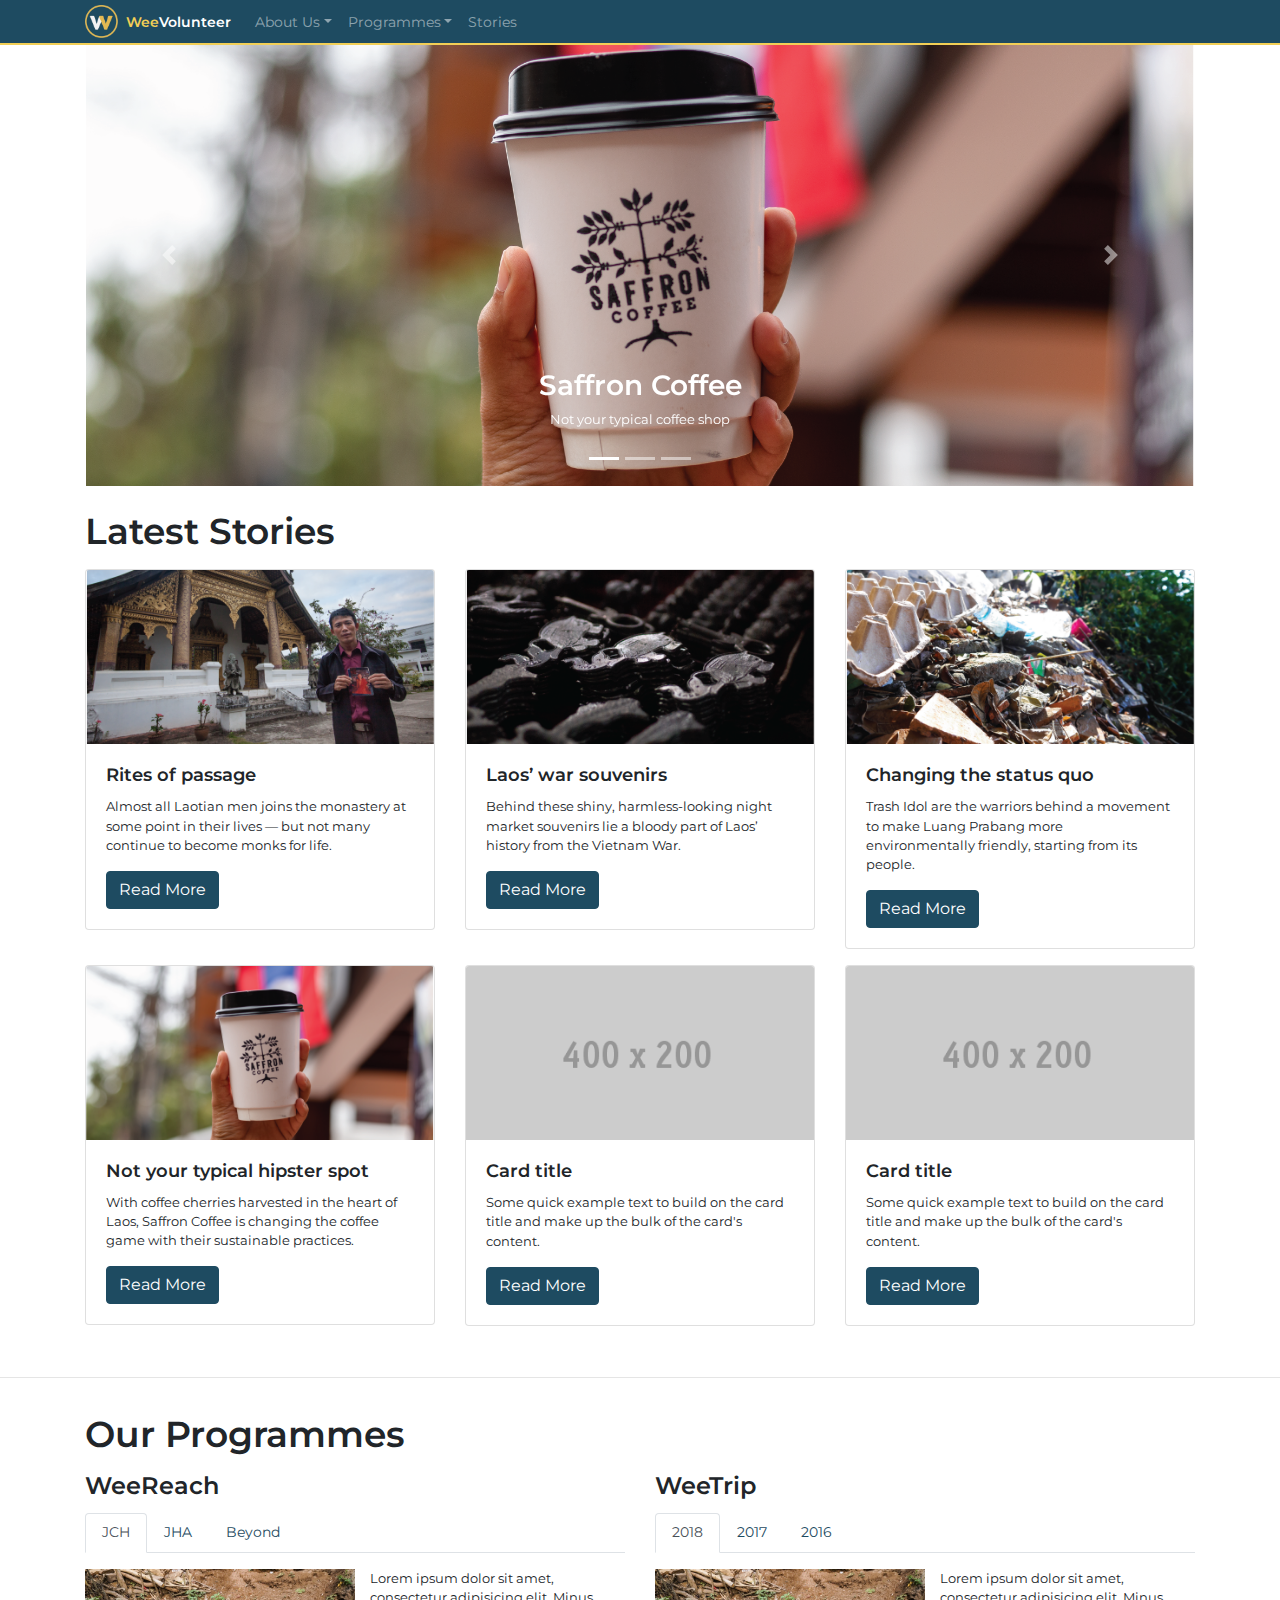
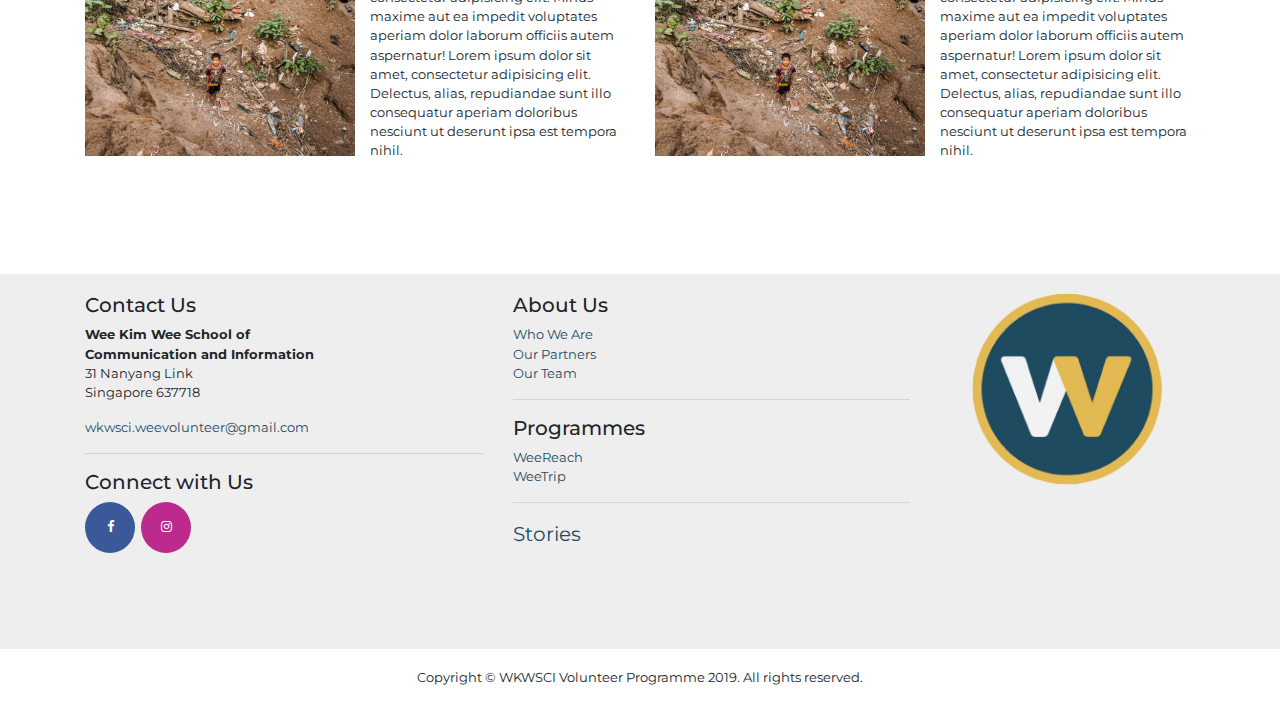
<file: index.html>
<!DOCTYPE html>
<html lang="en"><!-- InstanceBegin template="/Templates/index.dwt" codeOutsideHTMLIsLocked="false" -->
  <head>
    <meta charset="utf-8">
    <meta http-equiv="X-UA-Compatible" content="IE=edge">
    <meta name="viewport" content="width=device-width, initial-scale=1">
    <!-- InstanceBeginEditable name="doctitle" -->
    <title>WeeVolunteer</title>
    <!-- InstanceEndEditable -->
    <link rel="icon" type="image/png" href="images/logo_16px.png">
    <link href="css/bootstrap-4.0.0.css" rel="stylesheet">
    <link href="css/custom.css" rel="stylesheet">
	<link href="https://fonts.googleapis.com/css?family=Montserrat:300,400,600" rel="stylesheet"> 
	<link href="https://cdnjs.cloudflare.com/ajax/libs/font-awesome/4.7.0/css/font-awesome.min.css" rel="stylesheet">
	<!-- InstanceBeginEditable name="preload" -->
	<link rel="preload" as="image" href="images/header/carousel/saffron_1920w.png" media="(min-width: 768px)">
	<link rel="preload" as="image" href="images/header/carousel/saffron_960w.png" media="(min-width: 0px)">
	<link rel="preload" as="image" href="images/header/carousel/trashidol_1920w.png" media="(min-width: 768px)">
	<link rel="preload" as="image" href="images/header/carousel/trashidol_960w.png" media="(min-width: 0px)">
	<link rel="preload" as="image" href="images/header/carousel/uxo_1920w.png" media="(min-width: 768px)">
	<link rel="preload" as="image" href="images/header/carousel/uxo_960w.png" media="(min-width: 0px)">
    <!-- InstanceEndEditable -->
  </head>
  <body>
	<nav class="navbar navbar-expand-md navbar-dark fixed-top">
	  <div class="container">
	  <a class="navbar-brand" href="index.html"><img src="images/logo_200px.png" width="33" alt="WeeVolunteer"><span class="pl-2" style="font-size: 0.85rem; font-weight: 600"><span style="color: #f2cf56">Wee</span>Volunteer</span></a>
      <button class="navbar-toggler" type="button" data-toggle="collapse" data-target="#navbarSupportedContent" aria-controls="navbarSupportedContent" aria-expanded="false" aria-label="Toggle navigation">
      <span class="navbar-toggler-icon"></span>
      </button>
	<!-- InstanceBeginEditable name="navbar" -->
      <div class="collapse navbar-collapse" id="navbarSupportedContent">
        <ul class="navbar-nav mr-auto">
          <li class="nav-item dropdown">
            <a class="nav-link dropdown-toggle" href="about-us.html" id="aboutUs" role="button" data-toggle="dropdown" aria-haspopup="true" aria-expanded="false">About Us</a>
            <div class="dropdown-menu" aria-labelledby="aboutUs">
              <a class="dropdown-item" href="about-us.html">Who We Are</a>
              <a class="dropdown-item" href="about-us.html#partners">Our Partners</a>
              <a class="dropdown-item" href="about-us.html#team">Our Team</a>
            </div>
          </li>
          <li class="nav-item dropdown">
            <a class="nav-link dropdown-toggle" href="programmes/weereach.html" id="programmes" role="button" data-toggle="dropdown" aria-haspopup="true" aria-expanded="false">Programmes</a>
            <div class="dropdown-menu" aria-labelledby="programmes">
              <a class="dropdown-item" href="programmes/weereach.html">WeeReach</a>
              <a class="dropdown-item" href="programmes/weetrip.html">WeeTrip</a>
            </div>
		  </li>
	      <li class="nav-item">
            <a class="nav-link" href="stories.html">Stories</a>
          </li>
        </ul>
      </div>
	  <!-- InstanceEndEditable -->
	  </div>
    </nav>
	<!-- InstanceBeginEditable name="body" -->
    <div class="container mt-4 pl-0 pr-0 px-md-3">
          <div id="carouselPhoto" class="carousel slide" data-ride="carousel" data-interval="5000">
            <ol class="carousel-indicators">
              <li data-target="#carouselPhoto" data-slide-to="0" class="active"></li>
              <li data-target="#carouselPhoto" data-slide-to="1"></li>
              <li data-target="#carouselPhoto" data-slide-to="2"></li>
            </ol>
            <div class="carousel-inner">
              <div class="carousel-item active">
                <picture class="d-block w-100">
				  <source media="(min-width: 768px)" srcset="images/header/carousel/saffron_1920w.png">
				  <source media="(min-width: 0px)" srcset="images/header/carousel/saffron_960w.png">
				  <img src="images/header/carousel/saffron_1920w.png" alt="Saffron Coffee" style="width: 100%; height: auto;">
				</picture> 
                <div class="carousel-caption d-block">
                  <h2>Saffron Coffee</h2>
                  <p>Not your typical coffee shop</p>
                </div>
              </div>
              <div class="carousel-item">
                <picture class="d-block w-100">
				  <source media="(min-width: 768px)" srcset="images/header/carousel/trashidol_1920w.png">
				  <source media="(min-width: 0px)" srcset="images/header/carousel/trashidol_960w.png">
				  <img src="images/header/carousel/trashidol_1920w.png" alt="Trash Idol" style="width: 100%; height: auto;">
				</picture> 
                <div class="carousel-caption d-block">
                  <h2>Changing the Status Quo</h2>
                  <p>The best of both worlds</p>
                </div>
              </div>
              <div class="carousel-item">
                <picture class="d-block w-100">
				  <source media="(min-width: 768px)" srcset="images/header/carousel/uxo_1920w.png">
				  <source media="(min-width: 0px)" srcset="images/header/carousel/uxo_960w.png">
				  <img src="images/header/carousel/uxo_1920w.png" alt="UXO" style="width: 100%; height: auto;">
				</picture> 
                <div class="carousel-caption d-block">
                  <h2>Laos’ War Souvenirs</h2>
                  <p>Jewellery, cutlery from unexploded bombs</p>
                </div>
              </div>
            </div>
            <a class="carousel-control-prev" href="#carouselPhoto" role="button" data-slide="prev">
            <span class="carousel-control-prev-icon" aria-hidden="true"></span>
            <span class="sr-only">Previous</span>
            </a>
            <a class="carousel-control-next" href="#carouselPhoto" role="button" data-slide="next">
            <span class="carousel-control-next-icon" aria-hidden="true"></span>
            <span class="sr-only">Next</span>
            </a>
          </div>
    </div>
	<div class="container pt-4 pb-2">
	  <h1>Latest Stories</h1>
	</div>
    <div class="container">
      <div class="row">
        <div class="col-12">
          <div class="row">
			<div class="col-lg-4 col-md-6 col-12 pb-3">
			  <div class="card">
				<img class="card-img-top" src="images/stories/rites-of-passage/novice-header-400w.png" alt="Card image cap">
				<div class="card-body">
				  <h5 class="card-title">Rites of passage</h5>
				  <p class="card-text">Almost all Laotian men joins the monastery at some point in their lives — but not many continue to become monks for life. </p>
				  <a href="stories/rites-of-passage.html" class="btn btn-primary">Read More</a>
				</div>
			  </div>
			</div>
			<div class="col-lg-4 col-md-6 col-12 pb-3">
			  <div class="card">
				<img class="card-img-top" src="images/stories/war-souvenirs/uxo-header-400w.png" style="width" alt="Card image cap">
				<div class="card-body">
				  <h5 class="card-title">Laos’ war souvenirs</h5>
				  <p class="card-text">Behind these shiny, harmless-looking night market souvenirs lie a bloody part of Laos’ history from the Vietnam War. </p>
				  <a href="stories/war-souvenirs.html" class="btn btn-primary">Read More</a>
				</div>
			  </div>
			</div>
			<div class="col-lg-4 col-md-6 col-12 pb-3">
			  <div class="card">
				<img class="card-img-top" src="images/stories/changing-status-quo/trash-idol-header-400w.png" alt="Card image cap">
				<div class="card-body">
				  <h5 class="card-title">Changing the status quo</h5>
				  <p class="card-text">Trash Idol are the warriors behind a movement to make Luang Prabang more environmentally friendly, starting from its people. </p>
				  <a href="stories/changing-status-quo.html" class="btn btn-primary">Read More</a>
				</div>
			  </div>
			</div>
			<div class="col-lg-4 col-md-6 col-12 pb-3">
			  <div class="card">
				<img class="card-img-top" src="images/stories/saffron-coffee/saffron-header-400w.png" alt="Card image cap">
				<div class="card-body">
				  <h5 class="card-title">Not your typical hipster spot</h5>
				  <p class="card-text">With coffee cherries harvested in the heart of Laos, Saffron Coffee is changing the coffee game with their sustainable practices.</p>
				  <a href="stories/saffron-coffee.html" class="btn btn-primary">Read More</a>
				</div>
			  </div>
			</div>
            <div class="col-lg-4 col-md-6 col-12 pb-3">
              <div class="card">
                <img class="card-img-top" src="images/400X200.gif" alt="Card image cap">
                <div class="card-body">
                  <h5 class="card-title">Card title</h5>
                  <p class="card-text">Some quick example text to build on the card title and make up the bulk of the card's content.</p>
                  <a href="#" class="btn btn-primary">Read More</a>
                </div>
              </div>
            </div>
            <div class="col-lg-4 col-md-6 col-12 pb-3">
              <div class="card">
                <img class="card-img-top" src="images/400X200.gif" alt="Card image cap">
                <div class="card-body">
                  <h5 class="card-title">Card title</h5>
                  <p class="card-text">Some quick example text to build on the card title and make up the bulk of the card's content.</p>
                  <a href="#" class="btn btn-primary">Read More</a>
                </div>
              </div>
            </div>
          </div>
        </div>
      </div>
    </div>
    <br><hr><br>
	<div class="container pb-2">
		<h1>Our Programmes</h1>
	</div>
	<div class="container">
		<div class="row">
          <div class="col-lg-6 col-12 pb-4">
            <h3 class="pb-1">WeeReach</h3>
            <nav>
              <div class="nav nav-tabs" id="nav-tab-weereach" role="tablist">
                <a class="nav-item nav-link active" id="nav-jch-tab" data-toggle="tab" href="#nav-jch" role="tab" aria-controls="nav-jch" aria-selected="true">JCH</a>
                <a class="nav-item nav-link" id="nav-jha-tab" data-toggle="tab" href="#nav-jha" role="tab" aria-controls="nav-jha" aria-selected="false">JHA</a>
                <a class="nav-item nav-link" id="nav-jss-tab" data-toggle="tab" href="#nav-bss" role="tab" aria-controls="nav-jss" aria-selected="false">Beyond</a>
              </div>
            </nav>
            <div class="tab-content" id="nav-tabContent-weereach">
              <div class="tab-pane fade show active" id="nav-jch" role="tabpanel" aria-labelledby="nav-jch-tab">
                <div class="row pt-3">
				  <div class="col-md-6 col-12 pr-md-0 pb-3">
					<img src="images/header/DSC02356.jpg" width="100%" alt="JCH">
				  </div>
				  <div class="col-md-6 col-12 pb-3">
					<p>Lorem ipsum dolor sit amet, consectetur adipisicing elit. Minus maxime aut ea impedit voluptates aperiam dolor laborum officiis autem aspernatur! Lorem ipsum dolor sit amet, consectetur adipisicing elit. Delectus, alias, repudiandae sunt illo consequatur aperiam doloribus nesciunt ut deserunt ipsa est tempora nihil. </p>
				  </div>
				</div>
			  </div>
              <div class="tab-pane fade" id="nav-jha" role="tabpanel" aria-labelledby="nav-jha-tab">
                <div class="row pt-3">
				  <div class="col-md-6 col-12 pr-md-0 pb-3">
					<img src="images/header/SAFFRON 1.jpg" width="100%" alt="JHA">
				  </div>
				  <div class="col-md-6 col-12 pb-3">
					<p>Lorem ipsum dolor sit amet, consectetur adipisicing elit. Minus maxime aut ea impedit voluptates aperiam dolor laborum officiis autem aspernatur! Lorem ipsum dolor sit amet, consectetur adipisicing elit. Delectus, alias, repudiandae sunt illo consequatur aperiam doloribus nesciunt ut deserunt ipsa est tempora nihil. </p>
				  </div>
				</div>
              </div>
              <div class="tab-pane fade" id="nav-bss" role="tabpanel" aria-labelledby="nav-bss-tab">
                <div class="row pt-3">
				  <div class="col-md-6 col-12 pr-md-0 pb-3">
					<img src="images/header/UXO ARTICLE-1.jpg" width="100%" alt="BSS">
				  </div>
				  <div class="col-md-6 col-12 pb-3">
					<p>Lorem ipsum dolor sit amet, consectetur adipisicing elit. Minus maxime aut ea impedit voluptates aperiam dolor laborum officiis autem aspernatur! Lorem ipsum dolor sit amet, consectetur adipisicing elit. Delectus, alias, repudiandae sunt illo consequatur aperiam doloribus nesciunt ut deserunt ipsa est tempora nihil. </p>
				  </div>
				</div>
              </div>
            </div>
          </div>
          <div class="col-lg-6 col-12 pb-4">
            <h3 class="pb-1">WeeTrip</h3>
            <nav>
              <div class="nav nav-tabs" id="nav-tab-weetrip" role="tablist">
                <a class="nav-item nav-link active" id="nav-2018-tab" data-toggle="tab" href="#nav-2018" role="tab" aria-controls="nav-2018" aria-selected="true">2018</a>
                <a class="nav-item nav-link" id="nav-2017-tab" data-toggle="tab" href="#nav-2017" role="tab" aria-controls="nav-2017" aria-selected="false">2017</a>
                <a class="nav-item nav-link" id="nav-2016-tab" data-toggle="tab" href="#nav-2016" role="tab" aria-controls="nav-2016" aria-selected="false">2016</a>
              </div>
            </nav>
            <div class="tab-content" id="nav-tabContent-weetrip">
              <div class="tab-pane fade show active" id="nav-2018" role="tabpanel" aria-labelledby="nav-2018-tab">
                <div class="row pt-3">
				  <div class="col-md-6 col-12 pr-md-0 pb-3">
					<img src="images/header/DSC02356.jpg" width="100%" alt="2018">
				  </div>
				  <div class="col-md-6 col-12 pb-3">
					<p>Lorem ipsum dolor sit amet, consectetur adipisicing elit. Minus maxime aut ea impedit voluptates aperiam dolor laborum officiis autem aspernatur! Lorem ipsum dolor sit amet, consectetur adipisicing elit. Delectus, alias, repudiandae sunt illo consequatur aperiam doloribus nesciunt ut deserunt ipsa est tempora nihil. </p>
				  </div>
				</div>
              </div>
              <div class="tab-pane fade" id="nav-2017" role="tabpanel" aria-labelledby="nav-2017-tab">
                <div class="row pt-3">
				  <div class="col-md-6 col-12 pr-md-0 pb-3">
					<img src="images/header/SAFFRON 1.jpg" width="100%" alt="2017">
				  </div>
				  <div class="col-md-6 col-12 pb-3">
					<p>Lorem ipsum dolor sit amet, consectetur adipisicing elit. Minus maxime aut ea impedit voluptates aperiam dolor laborum officiis autem aspernatur! Lorem ipsum dolor sit amet, consectetur adipisicing elit. Delectus, alias, repudiandae sunt illo consequatur aperiam doloribus nesciunt ut deserunt ipsa est tempora nihil. </p>
				  </div>
				</div>
              </div>
              <div class="tab-pane fade" id="nav-2016" role="tabpanel" aria-labelledby="nav-2016-tab">
                <div class="row pt-3">
				  <div class="col-md-6 col-12 pr-md-0 pb-3">
					<img src="images/header/UXO ARTICLE-1.jpg" width="100%" alt="2016">
				  </div>
				  <div class="col-md-6 col-12 pb-3">
					<p>Lorem ipsum dolor sit amet, consectetur adipisicing elit. Minus maxime aut ea impedit voluptates aperiam dolor laborum officiis autem aspernatur! Lorem ipsum dolor sit amet, consectetur adipisicing elit. Delectus, alias, repudiandae sunt illo consequatur aperiam doloribus nesciunt ut deserunt ipsa est tempora nihil. </p>
				  </div>
				</div>
              </div>
            </div>
          </div>
		</div>
	</div>
<!-- InstanceEndEditable -->
	<br><br><br>
	<div style="background-color: #EEEEEE">
	  <br>
		<div class="container">
		  <div class="row">
			<div class="col-md-9 col-12">
			  <div class="row">
				<div class="col-md-6 col-12">
				  <h4>Contact Us</h4>
				  <address><strong>Wee Kim Wee School of <br>Communication and Information</strong>
					<br>31 Nanyang Link
					<br>Singapore 637718
					<br>
				  </address>
				  <address>
					<a href="mailto:wkwsci.weevolunteer@gmail.com">wkwsci.weevolunteer@gmail.com</a>
				  </address>
				  <hr>
				  <h4>Connect with Us</h4>
					<a href="https://www.facebook.com/wkwvolunteer/" class="fa fa-facebook"></a>&nbsp;
					<a href="https://instagram.com/wkwvolunteer/" class="fa fa-instagram"></a>
				  <hr class="d-block d-md-none">
				</div>
				<div class="col-md-6 col-12" id="footernav">
				  <h4>About Us</h4>
					<a href="about-us.html">Who We Are</a>
					<br><a href="about-us.html#partners">Our Partners</a>
					<br><a href="about-us.html#team">Our Team</a>
				  <hr>
				  <h4>Programmes</h4>
					<a href="programmes/weereach.html">WeeReach</a>
					<br><a href="programmes/weetrip.html">WeeTrip</a>
				  <hr>
				  <a id="footer" href="stories.html">Stories</a>
				</div>
			  </div>
			</div>
			<div class="col-md-3 d-none d-md-block mt-md-0 mt-2">
			  <div align="center">
				<img src="images/logo_200px.png" width="75%" alt="WeeVolunteer">
			  </div>
			</div>
		  </div>
		</div><br>
		<div class="d-none d-md-block">
		  <br><br><br><br>
		</div>
	  </div>
    <footer class="text-center">
      <div class="container">
        <div class="row">
          <div class="col-12">
              <br>
			  <p>Copyright © WKWSCI Volunteer Programme 2019. All rights reserved.</p>
          </div>
        </div>
      </div>
    </footer>
    <!-- jQuery (necessary for Bootstrap's JavaScript plugins) -->
    <script src="js/jquery-3.2.1.min.js"></script>
    <!-- Include all compiled plugins (below), or include individual files as needed -->
    <script src="js/popper.min.js"></script>
    <script src="js/bootstrap-4.0.0.js"></script>
</body>
<!-- InstanceEnd --></html>
</file>
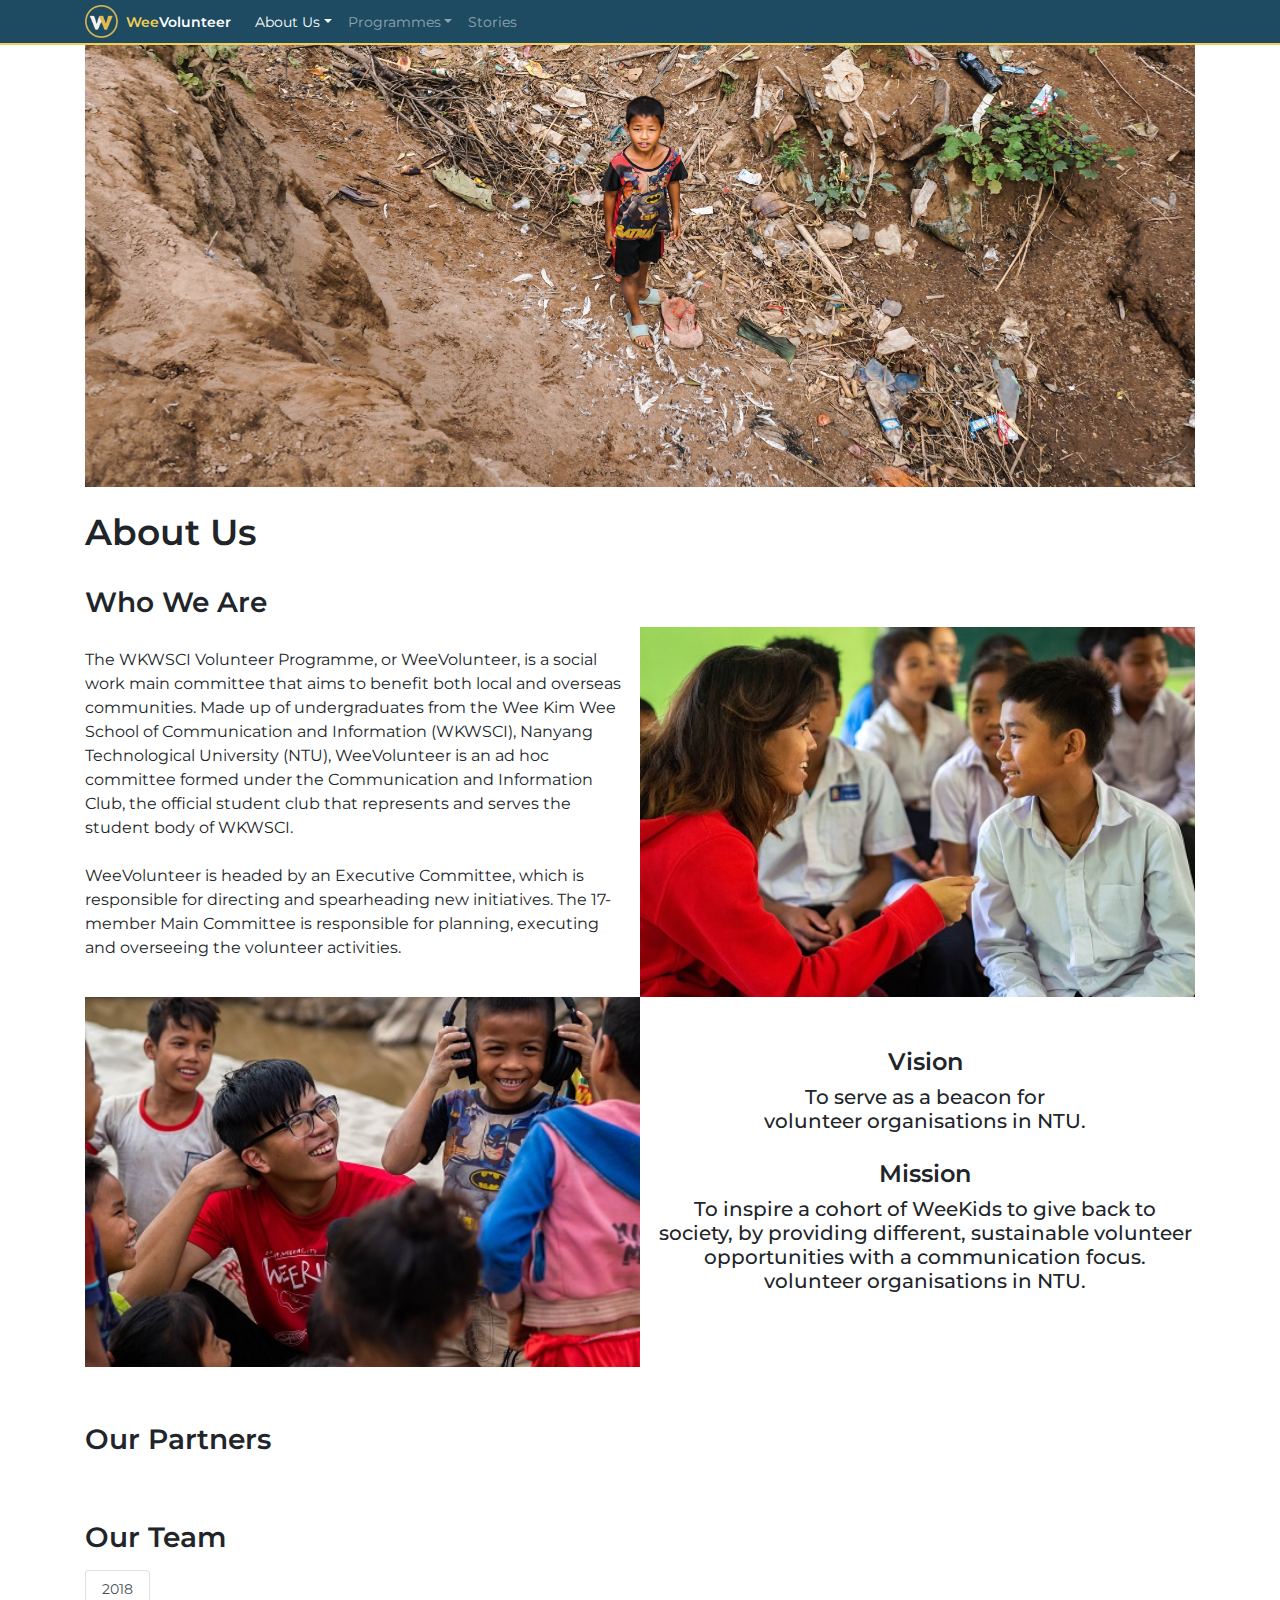
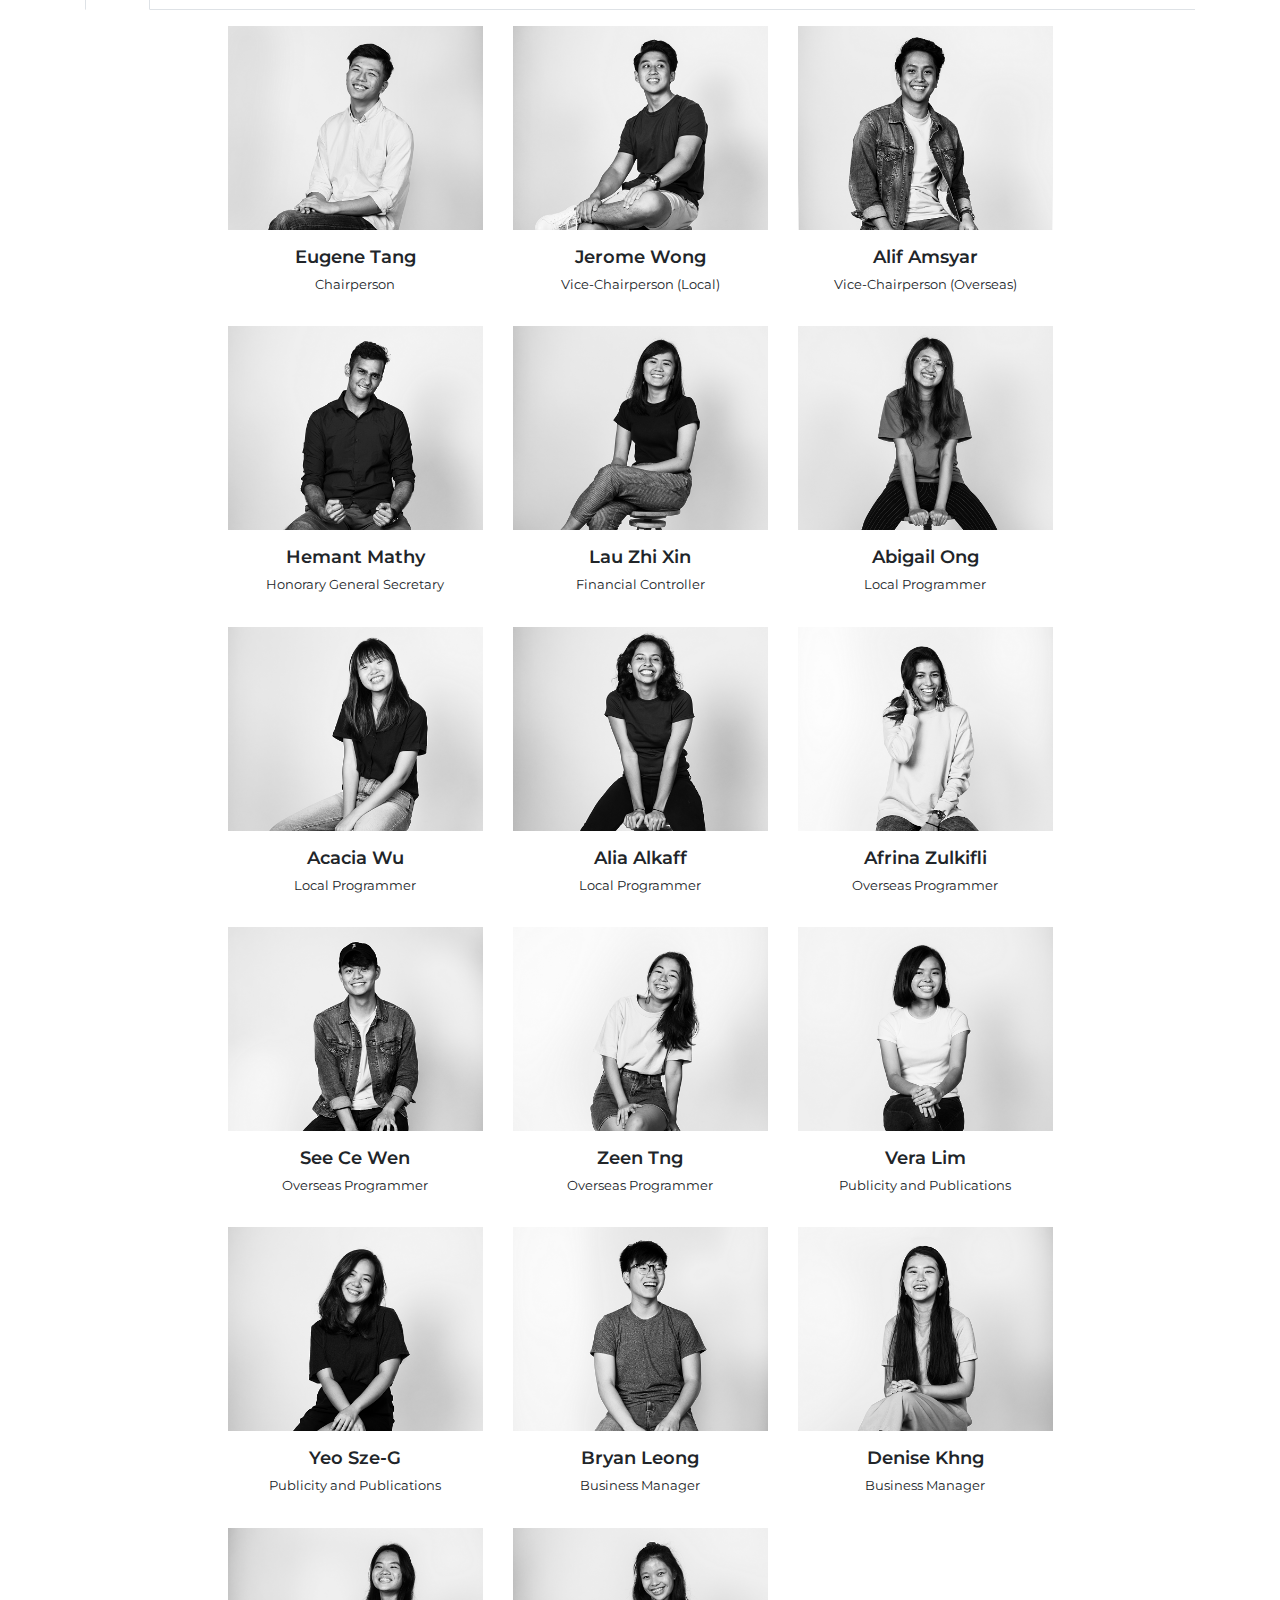
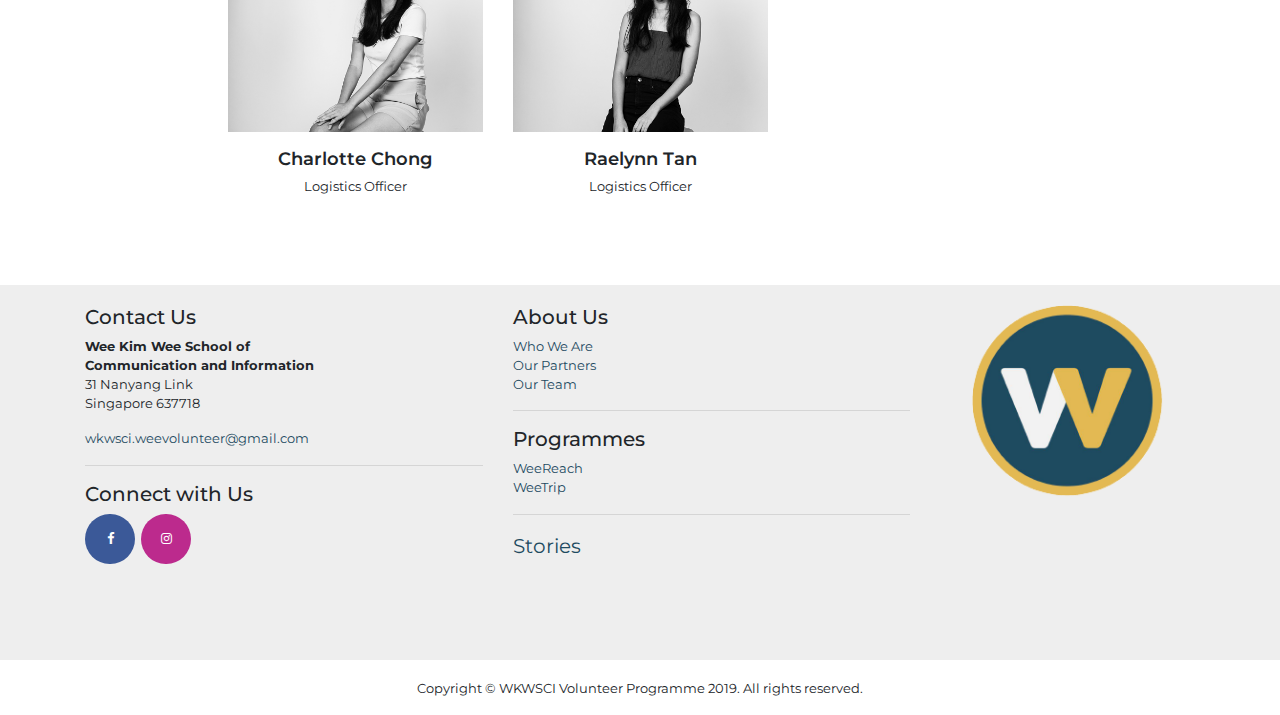
<file: about-us.html>
<!DOCTYPE html>
<html lang="en"><!-- InstanceBegin template="/Templates/index.dwt" codeOutsideHTMLIsLocked="false" -->
  <head>
    <meta charset="utf-8">
    <meta http-equiv="X-UA-Compatible" content="IE=edge">
    <meta name="viewport" content="width=device-width, initial-scale=1">
    <!-- InstanceBeginEditable name="doctitle" -->
    <title>WeeVolunteer | About Us</title>
    <!-- InstanceEndEditable -->
    <link rel="icon" type="image/png" href="images/logo_16px.png">
    <link href="css/bootstrap-4.0.0.css" rel="stylesheet">
    <link href="css/custom.css" rel="stylesheet">
	<link href="https://fonts.googleapis.com/css?family=Montserrat:300,400,600" rel="stylesheet"> 
	<link href="https://cdnjs.cloudflare.com/ajax/libs/font-awesome/4.7.0/css/font-awesome.min.css" rel="stylesheet">
	<!-- InstanceBeginEditable name="preload" -->
	<link rel="preload" as="image" href="images/header/carousel/trashidol_1920w.png" media="(min-width: 768px)">
	<link rel="preload" as="image" href="images/header/carousel/trashidol_960w.png" media="(min-width: 0px)">
    <!-- InstanceEndEditable -->
  </head>
  <body>
	<nav class="navbar navbar-expand-md navbar-dark fixed-top">
	  <div class="container">
	  <a class="navbar-brand" href="index.html"><img src="images/logo_200px.png" width="33" alt="WeeVolunteer"><span class="pl-2" style="font-size: 0.85rem; font-weight: 600"><span style="color: #f2cf56">Wee</span>Volunteer</span></a>
      <button class="navbar-toggler" type="button" data-toggle="collapse" data-target="#navbarSupportedContent" aria-controls="navbarSupportedContent" aria-expanded="false" aria-label="Toggle navigation">
      <span class="navbar-toggler-icon"></span>
      </button>
	<!-- InstanceBeginEditable name="navbar" -->
      <div class="collapse navbar-collapse" id="navbarSupportedContent">
        <ul class="navbar-nav mr-auto">
          <li class="nav-item dropdown">
            <a class="nav-link dropdown-toggle active" href="about-us.html" id="aboutUs" role="button" data-toggle="dropdown" aria-haspopup="true" aria-expanded="false">About Us</a>
            <div class="dropdown-menu" aria-labelledby="aboutUs">
              <a class="dropdown-item" href="about-us.html">Who We Are</a>
              <a class="dropdown-item" href="about-us.html#partners">Our Partners</a>
              <a class="dropdown-item" href="about-us.html#team">Our Team</a>
            </div>
          </li>
          <li class="nav-item dropdown">
            <a class="nav-link dropdown-toggle" href="programmes/weereach.html" id="programmes" role="button" data-toggle="dropdown" aria-haspopup="true" aria-expanded="false">Programmes</a>
            <div class="dropdown-menu" aria-labelledby="programmes">
              <a class="dropdown-item" href="programmes/weereach.html">WeeReach</a>
              <a class="dropdown-item" href="programmes/weetrip.html">WeeTrip</a>
            </div>
		  </li>
	      <li class="nav-item">
            <a class="nav-link" href="stories.html">Stories</a>
          </li>
        </ul>
      </div>
	  <!-- InstanceEndEditable -->
	  </div>
    </nav>
	<!-- InstanceBeginEditable name="body" -->
	<div class="container mt-4">
        <picture class="d-block w-100">
		  <source media="(min-width: 768px)" srcset="images/header/carousel/trashidol_1920w.png">
		  <source media="(min-width: 0px)" srcset="images/header/carousel/trashidol_960w.png">
		  <img src="images/header/carousel/trashidol_1920w.png" alt="Trash Idol" style="width: 100%; height: auto;">
		</picture> 
	  <div class="d-block d-md-none pt-4">
	  </div>
	</div>
	<div class="container pt-4 pb-2">
	  <h1>About Us</h1>
	</div>
	  	<div class="container pt-3 pb-2" id="whoweare">
				<h2>Who We Are</h2>
				<div class="row d-flex h-100 pb-3 pb-md-0">
					<div class="col-12 col-md-6 justify-content-center align-self-center">
						<p style="font-size: 1rem">The WKWSCI Volunteer Programme, or WeeVolunteer, is a social work main committee that aims to benefit both local and overseas communities. Made up of undergraduates from the Wee Kim Wee School of Communication and Information (WKWSCI), Nanyang Technological University (NTU), WeeVolunteer is an ad hoc committee formed under the Communication and Information Club, the official student club that represents and serves the student body of WKWSCI.
		  				<br><br>WeeVolunteer is headed by an Executive Committee, which is responsible for directing and spearheading new initiatives. The 17-member Main Committee is responsible for planning, executing and overseeing the volunteer activities.
						</p>
					</div>
					<div class="col-12 col-md-6 pl-3 pl-md-0 pb-3 pb-md-0">
						<img src="images/about-us/about-us-1.jpg" width="100%" alt="Who We Are">
					</div>
				</div>
				<div class="row d-flex h-100 pb-3 pb-md-0">
					<div class="col-md-6 justify-content-center align-self-center pr-md-0 pb-md-0 d-none d-md-block">
						<img src="images/about-us/about-us-2.jpg" width="100%" alt="Who We Are">
					</div>
					<div class="col-12 col-md-6 justify-content-center align-self-center pb-3" style="text-align: center">
						<h3>Vision</h3>
						<h4>To serve as a beacon for 
						<br>volunteer organisations in NTU.</h4>
						<br><h3>Mission</h3>
						<h4>To inspire a cohort of WeeKids to give back to society, by providing different, sustainable volunteer opportunities with a communication focus. 
						<br>volunteer organisations in NTU.</h4>
					</div>
					<div class="col-12 justify-content-center align-self-center pr-3 pb-3 d-block d-md-none">
						<img src="images/about-us/about-us-2.jpg" width="100%" alt="Who We Are">
					</div>
				</div>
	    </div>
	 	<div class="container pt-5 pb-2" id="partners">
	  	  <h2>Our Partners</h2>
	    </div>
	  	<div class="container pt-5 pb-2" id="team">
	  	  <h2>Our Team</h2>
	    </div>
          <div class="container">
            <nav>
              <div class="nav nav-tabs" id="nav-tab-team" role="tablist">
                <a class="nav-item nav-link active" id="nav-2018-tab" data-toggle="tab" href="#nav-2018" role="tab" aria-controls="nav-2018" aria-selected="true">2018</a>
              </div>
            </nav>
            <div class="tab-content" id="nav-tabContent-team">
              <div class="tab-pane fade show active" id="nav-2018" role="tabpanel" aria-labelledby="nav-2018-tab">
                <div class="row pt-3">
				  <div class="container d-none d-lg-block">
					  <div class="row justify-content-center pb-3">
							<div class="col-3">
								<img src="images/about-us/EUGENE.png" width="100%" class="pb-3" alt="Eugene Tang">
								<h5 class="text-center">Eugene Tang</h5>
								<p class="text-center">Chairperson</p>
							</div>
							<div class="col-3">
								<img src="images/about-us/JEROME.png" width="100%" class="pb-3" alt="Jerome Wong">
								<h5 class="text-center">Jerome Wong</h5>
								<p class="text-center">Vice-Chairperson (Local)</p>
							</div>
							<div class="col-3">
								<img src="images/about-us/ALIF.png" width="100%" class="pb-3" alt="Alif Amsyar">
								<h5 class="text-center">Alif Amsyar</h5>
								<p class="text-center">Vice-Chairperson (Overseas)</p>
							</div>
					  </div>
					  <div class="row justify-content-center pb-3">
							<div class="col-3">
								<img src="images/about-us/HEMANT.png" width="100%" class="pb-3" alt="Hemant Mathy">
								<h5 class="text-center">Hemant Mathy</h5>
								<p class="text-center">Honorary General Secretary</p>
							</div>
						    <div class="col-3">
								<img src="images/about-us/ZHIXIN.png" width="100%" class="pb-3" alt="Lau Zhi Xin">
								<h5 class="text-center">Lau Zhi Xin</h5>
								<p class="text-center">Financial Controller</p>
							</div>
							<div class="col-3">
								<img src="images/about-us/ABIGAIL.png" width="100%" class="pb-3" alt="Abigail Ong">
								<h5 class="text-center">Abigail Ong</h5>
								<p class="text-center">Local Programmer</p>
							</div>
					</div>
						<div class="row justify-content-center pb-3">
							<div class="col-3">
								<img src="images/about-us/ACACIA.png" width="100%" class="pb-3" alt="Acacia Wu">
								<h5 class="text-center">Acacia Wu</h5>
								<p class="text-center">Local Programmer</p>
							</div>
							<div class="col-3">
								<img src="images/about-us/ALIA.png" width="100%" class="pb-3" alt="Alia Alkaff">
								<h5 class="text-center">Alia Alkaff</h5>
								<p class="text-center">Local Programmer</p>
							</div>
							<div class="col-3">
								<img src="images/about-us/AFRINA.png" width="100%" class="pb-3" alt="Afrina Zulkifli">
								<h5 class="text-center">Afrina Zulkifli</h5>
								<p class="text-center">Overseas Programmer</p>
							</div>
					    </div>
					    <div class="row justify-content-center pb-3">
							<div class="col-3">
								<img src="images/about-us/CEWEN.png" width="100%" class="pb-3" alt="See Ce Wen">
								<h5 class="text-center">See Ce Wen</h5>
								<p class="text-center">Overseas Programmer</p>
							</div>
							<div class="col-3">
								<img src="images/about-us/ZEEN.png" width="100%" class="pb-3" alt="Zeen Tng">
								<h5 class="text-center">Zeen Tng</h5>
								<p class="text-center">Overseas Programmer</p>
							</div>
							<div class="col-3">
								<img src="images/about-us/VERA.png" width="100%" class="pb-3" alt="Vera Lim">
								<h5 class="text-center">Vera Lim</h5>
								<p class="text-center">Publicity and Publications</p>
							</div>
						</div>
					  <div class="row justify-content-center pb-3">
						  <div class="col-3">
							  <img src="images/about-us/SZE-G.png" width="100%" class="pb-3" alt="Yeo Sze-G">
							  <h5 class="text-center">Yeo Sze-G</h5>
							  <p class="text-center">Publicity and Publications</p>
						  </div>
						  <div class="col-3">
							  <img src="images/about-us/BRYAN.png" width="100%" class="pb-3" alt="Bryan Leong">
							  <h5 class="text-center">Bryan Leong</h5>
							  <p class="text-center">Business Manager</p>
						  </div>
						  <div class="col-3">
							  <img src="images/about-us/DENISE.png" width="100%" class="pb-3" alt="Denise Khng">
							  <h5 class="text-center">Denise Khng</h5>
							  <p class="text-center">Business Manager</p>
						  </div>
					  </div>
					  <div class="row justify-content-center pb-3">
						  <div class="col-3">
								<img src="images/about-us/CHARLOTTE.png" width="100%" class="pb-3" alt="Charlotte Chong">
								<h5 class="text-center">Charlotte Chong</h5>
								<p class="text-center">Logistics Officer</p>
						  </div>
						  <div class="col-3">
								<img src="images/about-us/RAELYNN.png" width="100%" class="pb-3" alt="Raelynn Tan">
								<h5 class="text-center">Raelynn Tan</h5>
								<p class="text-center">Logistics Officer</p>
						  </div>
						  <div class="col-3">
						  </div>
				    </div>
					</div>
					<div class="container d-block d-lg-none">
						<div class="row">
							<div class="col-12 col-sm-6 pb-3 pb-md-5">
								<img src="images/about-us/top5.png" width="100%" alt="Executive Committee">
							</div>
							<div class="col-12 col-sm-6 pt-md-3 pb-3">
							  <h5 class="text-center pb-3">Executive Committee</h5>
								<p class="text-center"><strong>Chairperson</strong>&nbsp;&nbsp;&nbsp;Eugene Tang</p>
								<p class="text-center"><strong>Vice-Chairperson (Local)</strong>&nbsp;&nbsp;&nbsp;Jerome Wong</p>
								<p class="text-center"><strong>Vice-Chairperson (Overseas)</strong>&nbsp;&nbsp;&nbsp;Alif Amsyar</p>
								<p class="text-center"><strong>Honorary General Secretary</strong>&nbsp;&nbsp;&nbsp;Hemant Mathy</p>
								<p class="text-center"><strong>Financial Controller</strong>&nbsp;&nbsp;&nbsp;Lau Zhi Xin</p>
							</div>
						</div>
						<div class="row">
							<div class="col-12 col-sm-6 pb-3">
								<img src="images/about-us/LOCAL.png" width="100%" alt="Local Programmers">
								<h5 class="text-center pt-3">Local Programmers</h5>
								<p class="text-center">Abigail Ong<br>Acacia Wu<br>Alia Alkaff</p>
							</div>
							<div class="col-12 col-sm-6 pb-3">
								<img src="images/about-us/OVERSEAS.png" width="100%" alt="Overseas Programmers">
								<h5 class="text-center pt-3">Overseas Programmers</h5>
								<p class="text-center">Afrina Zulkifli<br>See Ce Wen<br>Zeen Tng</p>
							</div>
						</div>
						<div class="row">
							<div class="col-12 col-sm-6 pb-3">
								<img src="images/about-us/PNP.png" width="100%" alt="Publicity and Publications">
								<h5 class="text-center pt-3">Publicity and Publications</h5>
								<p class="text-center">Vera Lim<br>Yeo Sze-G</p>
							</div>
							<div class="col-12 col-sm-6 pb-3">
								<img src="images/about-us/BIZMAGS.png" width="100%" alt="Business Managers">
								<h5 class="text-center pt-3">Business Managers</h5>
								<p class="text-center">Bryan Leong<br>Denise Khng</p>
							</div>
						</div>
						<div class="row justify-content-center">
							<div class="col-12 col-sm-6 pb-3">
								<img src="images/about-us/LOGS.png" width="100%" alt="Logistics Officers">
								<h5 class="text-center pt-3">Logistics Officers</h5>
							  <p class="text-center">Charlotte Chong<br>Raelynn Tan</p>
							</div>
						</div>
					</div>
				</div>
              </div>
            </div>
          </div>
  <!-- InstanceEndEditable -->
	<br><br><br>
	<div style="background-color: #EEEEEE">
	  <br>
		<div class="container">
		  <div class="row">
			<div class="col-md-9 col-12">
			  <div class="row">
				<div class="col-md-6 col-12">
				  <h4>Contact Us</h4>
				  <address><strong>Wee Kim Wee School of <br>Communication and Information</strong>
					<br>31 Nanyang Link
					<br>Singapore 637718
					<br>
				  </address>
				  <address>
					<a href="mailto:wkwsci.weevolunteer@gmail.com">wkwsci.weevolunteer@gmail.com</a>
				  </address>
				  <hr>
				  <h4>Connect with Us</h4>
					<a href="https://www.facebook.com/wkwvolunteer/" class="fa fa-facebook"></a>&nbsp;
					<a href="https://instagram.com/wkwvolunteer/" class="fa fa-instagram"></a>
				  <hr class="d-block d-md-none">
				</div>
				<div class="col-md-6 col-12" id="footernav">
				  <h4>About Us</h4>
					<a href="about-us.html">Who We Are</a>
					<br><a href="about-us.html#partners">Our Partners</a>
					<br><a href="about-us.html#team">Our Team</a>
				  <hr>
				  <h4>Programmes</h4>
					<a href="programmes/weereach.html">WeeReach</a>
					<br><a href="programmes/weetrip.html">WeeTrip</a>
				  <hr>
				  <a id="footer" href="stories.html">Stories</a>
				</div>
			  </div>
			</div>
			<div class="col-md-3 d-none d-md-block mt-md-0 mt-2">
			  <div align="center">
				<img src="images/logo_200px.png" width="75%" alt="WeeVolunteer">
			  </div>
			</div>
		  </div>
		</div><br>
		<div class="d-none d-md-block">
		  <br><br><br><br>
		</div>
	  </div>
    <footer class="text-center">
      <div class="container">
        <div class="row">
          <div class="col-12">
              <br>
			  <p>Copyright © WKWSCI Volunteer Programme 2019. All rights reserved.</p>
          </div>
        </div>
      </div>
    </footer>
    <!-- jQuery (necessary for Bootstrap's JavaScript plugins) -->
    <script src="js/jquery-3.2.1.min.js"></script>
    <!-- Include all compiled plugins (below), or include individual files as needed -->
    <script src="js/popper.min.js"></script>
    <script src="js/bootstrap-4.0.0.js"></script>
</body>
<!-- InstanceEnd --></html>
</file>
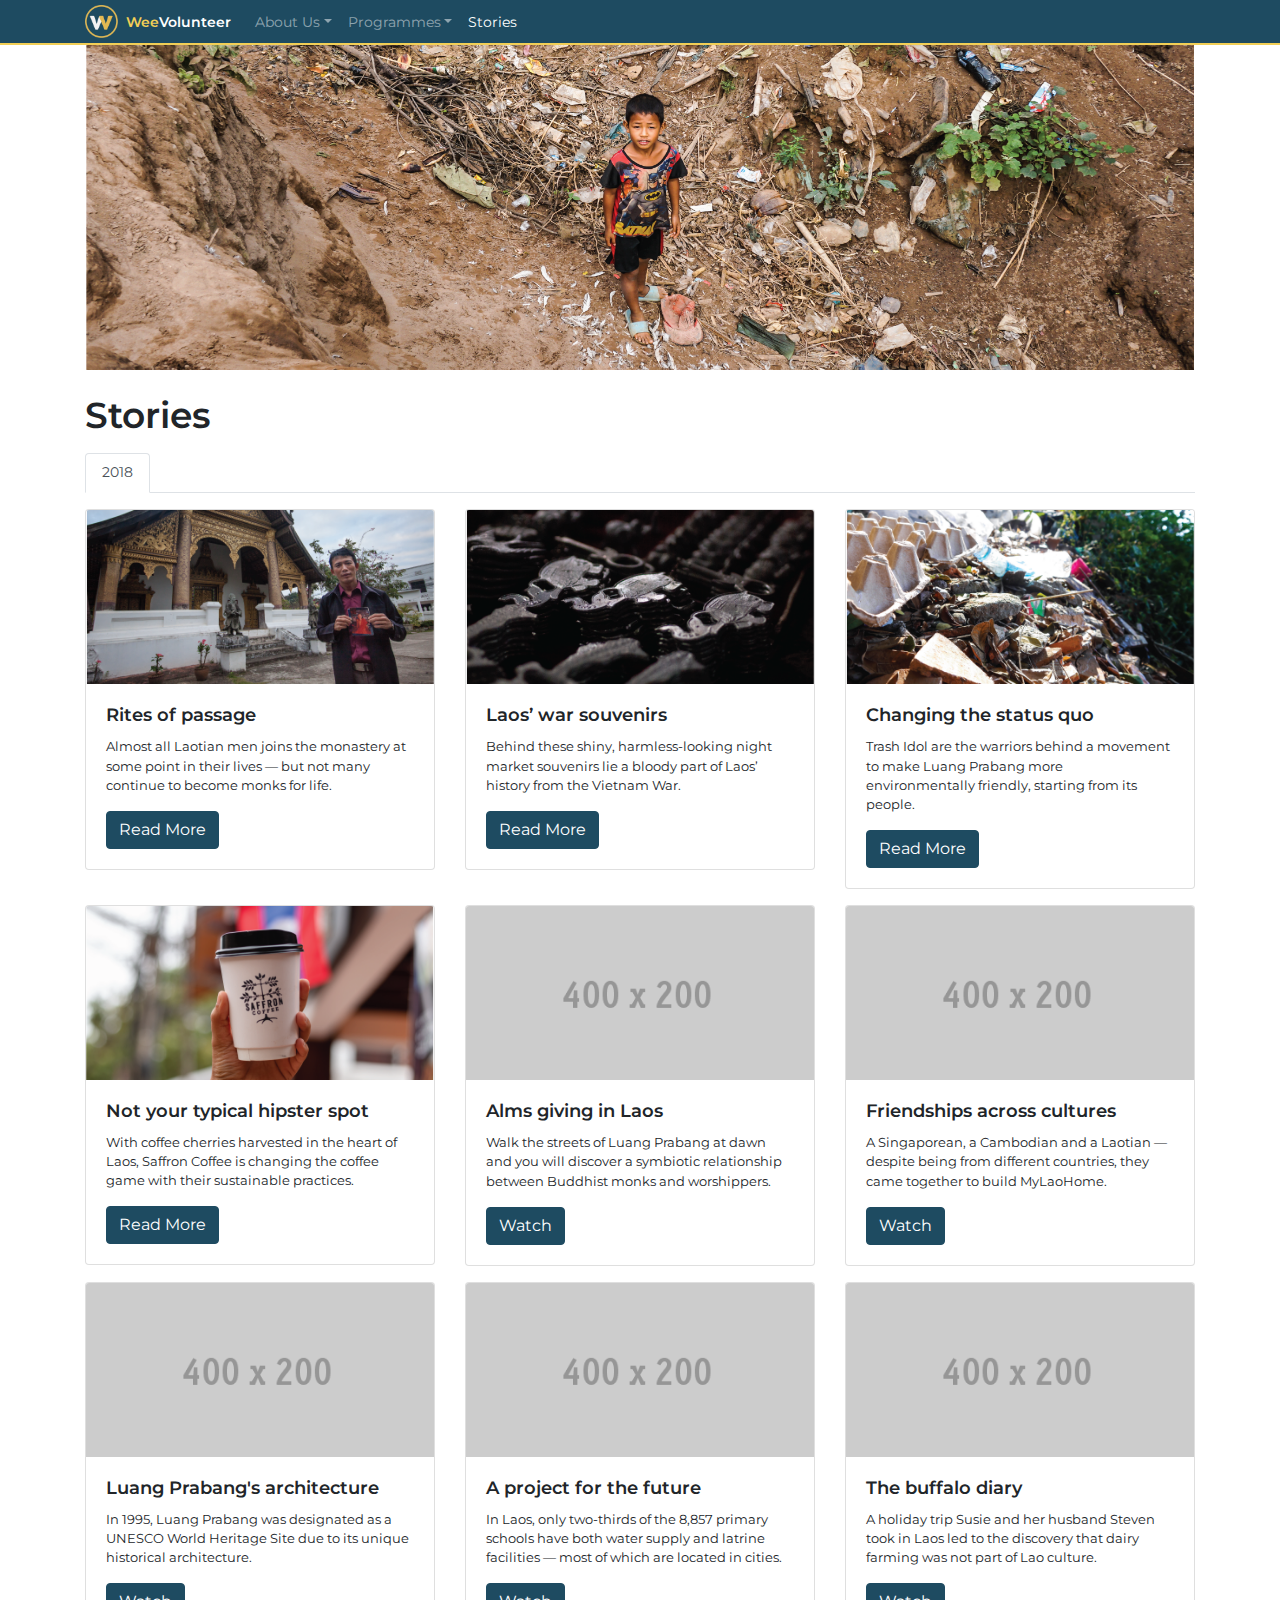
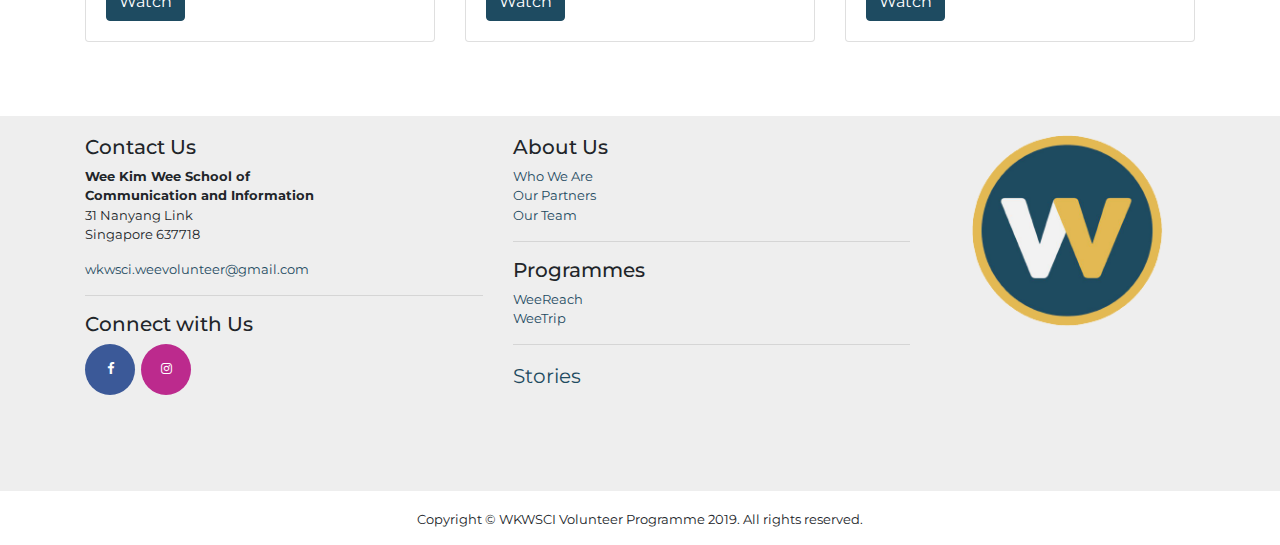
<file: stories.html>
<!DOCTYPE html>
<html lang="en"><!-- InstanceBegin template="/Templates/index.dwt" codeOutsideHTMLIsLocked="false" -->
  <head>
    <meta charset="utf-8">
    <meta http-equiv="X-UA-Compatible" content="IE=edge">
    <meta name="viewport" content="width=device-width, initial-scale=1">
    <!-- InstanceBeginEditable name="doctitle" -->
    <title>WeeVolunteer | Stories</title>
    <!-- InstanceEndEditable -->
    <link rel="icon" type="image/png" href="images/logo_16px.png">
    <link href="css/bootstrap-4.0.0.css" rel="stylesheet">
    <link href="css/custom.css" rel="stylesheet">
	<link href="https://fonts.googleapis.com/css?family=Montserrat:300,400,600" rel="stylesheet"> 
	<link href="https://cdnjs.cloudflare.com/ajax/libs/font-awesome/4.7.0/css/font-awesome.min.css" rel="stylesheet">
	<!-- InstanceBeginEditable name="preload" -->
    <!-- InstanceEndEditable -->
  </head>
  <body>
	<nav class="navbar navbar-expand-md navbar-dark fixed-top">
	  <div class="container">
	  <a class="navbar-brand" href="index.html"><img src="images/logo_200px.png" width="33" alt="WeeVolunteer"><span class="pl-2" style="font-size: 0.85rem; font-weight: 600"><span style="color: #f2cf56">Wee</span>Volunteer</span></a>
      <button class="navbar-toggler" type="button" data-toggle="collapse" data-target="#navbarSupportedContent" aria-controls="navbarSupportedContent" aria-expanded="false" aria-label="Toggle navigation">
      <span class="navbar-toggler-icon"></span>
      </button>
	<!-- InstanceBeginEditable name="navbar" -->
      <div class="collapse navbar-collapse" id="navbarSupportedContent">
        <ul class="navbar-nav mr-auto">
          <li class="nav-item dropdown">
            <a class="nav-link dropdown-toggle" href="about-us.html" id="aboutUs" role="button" data-toggle="dropdown" aria-haspopup="true" aria-expanded="false">About Us</a>
            <div class="dropdown-menu" aria-labelledby="aboutUs">
              <a class="dropdown-item" href="about-us.html">Who We Are</a>
              <a class="dropdown-item" href="about-us.html#partners">Our Partners</a>
              <a class="dropdown-item" href="about-us.html#team">Our Team</a>
            </div>
          </li>
          <li class="nav-item dropdown">
            <a class="nav-link dropdown-toggle" href="programmes/weereach.html" id="programmes" role="button" data-toggle="dropdown" aria-haspopup="true" aria-expanded="false">Programmes</a>
            <div class="dropdown-menu" aria-labelledby="programmes">
              <a class="dropdown-item" href="programmes/weereach.html">WeeReach</a>
              <a class="dropdown-item" href="programmes/weetrip.html">WeeTrip</a>
            </div>
		  </li>
	      <li class="nav-item">
            <a class="nav-link active" href="stories.html">Stories</a>
          </li>
        </ul>
      </div>
	  <!-- InstanceEndEditable -->
	  </div>
    </nav>
	<!-- InstanceBeginEditable name="body" -->
	<div class="container pt-4 px-0 px-md-3">
		<picture class="d-block w-100">
		  <source media="(min-width: 992px)" srcset="images/header/stories-header.png">
		  <source media="(min-width: 0px)" srcset="images/header/stories-header-960w.png">
		  <img src="images/header/stories-header.png" alt="Stories" style="width: 100%; height: auto;">
		</picture> 
	</div>
	<div class="container pt-4 pb-2">
	  <h1>Stories</h1>
	</div>
          <div class="container">
            <nav>
              <div class="nav nav-tabs" id="nav-tab-stories" role="tablist">
                <a class="nav-item nav-link active" id="nav-2018-tab" data-toggle="tab" href="#nav-2018" role="tab" aria-controls="nav-2018" aria-selected="true">2018</a>
              </div>
            </nav>
            <div class="tab-content" id="nav-tabContent-stories">
              <div class="tab-pane fade show active" id="nav-2018" role="tabpanel" aria-labelledby="nav-2018-tab">
                <div class="row pt-3">
					<div class="container">
					  <div class="row">
						<div class="col-12">
						  <div class="row">
							<div class="col-lg-4 col-md-6 col-12 pb-3">
							  <div class="card">
								<img class="card-img-top" src="images/stories/rites-of-passage/novice-header-400w.png" alt="Card image cap">
								<div class="card-body">
								  <h5 class="card-title">Rites of passage</h5>
								  <p class="card-text">Almost all Laotian men joins the monastery at some point in their lives — but not many continue to become monks for life. </p>
								  <a href="stories/rites-of-passage.html" class="btn btn-primary">Read More</a>
								</div>
							  </div>
							</div>
							<div class="col-lg-4 col-md-6 col-12 pb-3">
							  <div class="card">
								<img class="card-img-top" src="images/stories/war-souvenirs/uxo-header-400w.png" style="width" alt="Card image cap">
								<div class="card-body">
								  <h5 class="card-title">Laos’ war souvenirs</h5>
								  <p class="card-text">Behind these shiny, harmless-looking night market souvenirs lie a bloody part of Laos’ history from the Vietnam War. </p>
								  <a href="stories/war-souvenirs.html" class="btn btn-primary">Read More</a>
								</div>
							  </div>
							</div>
							<div class="col-lg-4 col-md-6 col-12 pb-3">
							  <div class="card">
								<img class="card-img-top" src="images/stories/changing-status-quo/trash-idol-header-400w.png" alt="Card image cap">
								<div class="card-body">
								  <h5 class="card-title">Changing the status quo</h5>
								  <p class="card-text">Trash Idol are the warriors behind a movement to make Luang Prabang more environmentally friendly, starting from its people. </p>
								  <a href="stories/changing-status-quo.html" class="btn btn-primary">Read More</a>
								</div>
							  </div>
							</div>
							<div class="col-lg-4 col-md-6 col-12 pb-3">
							  <div class="card">
								<img class="card-img-top" src="images/stories/saffron-coffee/saffron-header-400w.png" alt="Card image cap">
								<div class="card-body">
								  <h5 class="card-title">Not your typical hipster spot</h5>
								  <p class="card-text">With coffee cherries harvested in the heart of Laos, Saffron Coffee is changing the coffee game with their sustainable practices.</p>
								  <a href="stories/saffron-coffee.html" class="btn btn-primary">Read More</a>
								</div>
							  </div>
							</div>
							<div class="col-lg-4 col-md-6 col-12 pb-3">
							  <div class="card">
								<img class="card-img-top" src="images/400X200.gif" alt="Card image cap">
								<div class="card-body">
								  <h5 class="card-title">Alms giving in Laos</h5>
								  <p class="card-text">Walk the streets of Luang Prabang at dawn and you will discover a symbiotic relationship between Buddhist monks and worshippers. </p>
								  <a href="stories/alms-giving.html" class="btn btn-primary">Watch</a>
								</div>
							  </div>
							</div>
							<div class="col-lg-4 col-md-6 col-12 pb-3">
							  <div class="card">
								<img class="card-img-top" src="images/400X200.gif" alt="Card image cap">
								<div class="card-body">
								  <h5 class="card-title">Friendships across cultures</h5>
								  <p class="card-text">A Singaporean, a Cambodian and a Laotian — despite being from different countries, they came together to build MyLaoHome.</p>
								  <a href="stories/friendships-across-cultures.html" class="btn btn-primary">Watch</a>
								</div>
							  </div>
							</div>
							<div class="col-lg-4 col-md-6 col-12 pb-3">
							  <div class="card">
								<img class="card-img-top" src="images/400X200.gif" alt="Card image cap">
								<div class="card-body">
								  <h5 class="card-title">Luang Prabang's architecture</h5>
								  <p class="card-text">In 1995, Luang Prabang was designated as a UNESCO World Heritage Site due to its unique historical architecture.<br></p>
								  <a href="#" class="btn btn-primary">Watch</a>
								</div>
							  </div>
							</div>
							<div class="col-lg-4 col-md-6 col-12 pb-3">
							  <div class="card">
								<img class="card-img-top" src="images/400X200.gif" alt="Card image cap">
								<div class="card-body">
								  <h5 class="card-title">A project for the future</h5>
								  <p class="card-text">In Laos, only two-thirds of the 8,857 primary schools have both water supply and latrine facilities — most of which are located in cities.<br></p>
								  <a href="stories/water-filtration.html" class="btn btn-primary">Watch</a>
								</div>
							  </div>
							</div>
							<div class="col-lg-4 col-md-6 col-12 pb-3">
							  <div class="card">
								<img class="card-img-top" src="images/400X200.gif" alt="Card image cap">
								<div class="card-body">
								  <h5 class="card-title">The buffalo diary</h5>
								  <p class="card-text">A holiday trip Susie and her husband Steven took in Laos led to the discovery that dairy farming was not part of Lao culture.<br></p>
								  <a href="stories/buffalo-diary.html" class="btn btn-primary">Watch</a>
								</div>
							  </div>
							</div>
						  </div>
						</div>
					  </div>
					</div>
				</div>
              </div>
            </div>
          </div>
  <!-- InstanceEndEditable -->
	<br><br><br>
	<div style="background-color: #EEEEEE">
	  <br>
		<div class="container">
		  <div class="row">
			<div class="col-md-9 col-12">
			  <div class="row">
				<div class="col-md-6 col-12">
				  <h4>Contact Us</h4>
				  <address><strong>Wee Kim Wee School of <br>Communication and Information</strong>
					<br>31 Nanyang Link
					<br>Singapore 637718
					<br>
				  </address>
				  <address>
					<a href="mailto:wkwsci.weevolunteer@gmail.com">wkwsci.weevolunteer@gmail.com</a>
				  </address>
				  <hr>
				  <h4>Connect with Us</h4>
					<a href="https://www.facebook.com/wkwvolunteer/" class="fa fa-facebook"></a>&nbsp;
					<a href="https://instagram.com/wkwvolunteer/" class="fa fa-instagram"></a>
				  <hr class="d-block d-md-none">
				</div>
				<div class="col-md-6 col-12" id="footernav">
				  <h4>About Us</h4>
					<a href="about-us.html">Who We Are</a>
					<br><a href="about-us.html#partners">Our Partners</a>
					<br><a href="about-us.html#team">Our Team</a>
				  <hr>
				  <h4>Programmes</h4>
					<a href="programmes/weereach.html">WeeReach</a>
					<br><a href="programmes/weetrip.html">WeeTrip</a>
				  <hr>
				  <a id="footer" href="stories.html">Stories</a>
				</div>
			  </div>
			</div>
			<div class="col-md-3 d-none d-md-block mt-md-0 mt-2">
			  <div align="center">
				<img src="images/logo_200px.png" width="75%" alt="WeeVolunteer">
			  </div>
			</div>
		  </div>
		</div><br>
		<div class="d-none d-md-block">
		  <br><br><br><br>
		</div>
	  </div>
    <footer class="text-center">
      <div class="container">
        <div class="row">
          <div class="col-12">
              <br>
			  <p>Copyright © WKWSCI Volunteer Programme 2019. All rights reserved.</p>
          </div>
        </div>
      </div>
    </footer>
    <!-- jQuery (necessary for Bootstrap's JavaScript plugins) -->
    <script src="js/jquery-3.2.1.min.js"></script>
    <!-- Include all compiled plugins (below), or include individual files as needed -->
    <script src="js/popper.min.js"></script>
    <script src="js/bootstrap-4.0.0.js"></script>
</body>
<!-- InstanceEnd --></html>
</file>
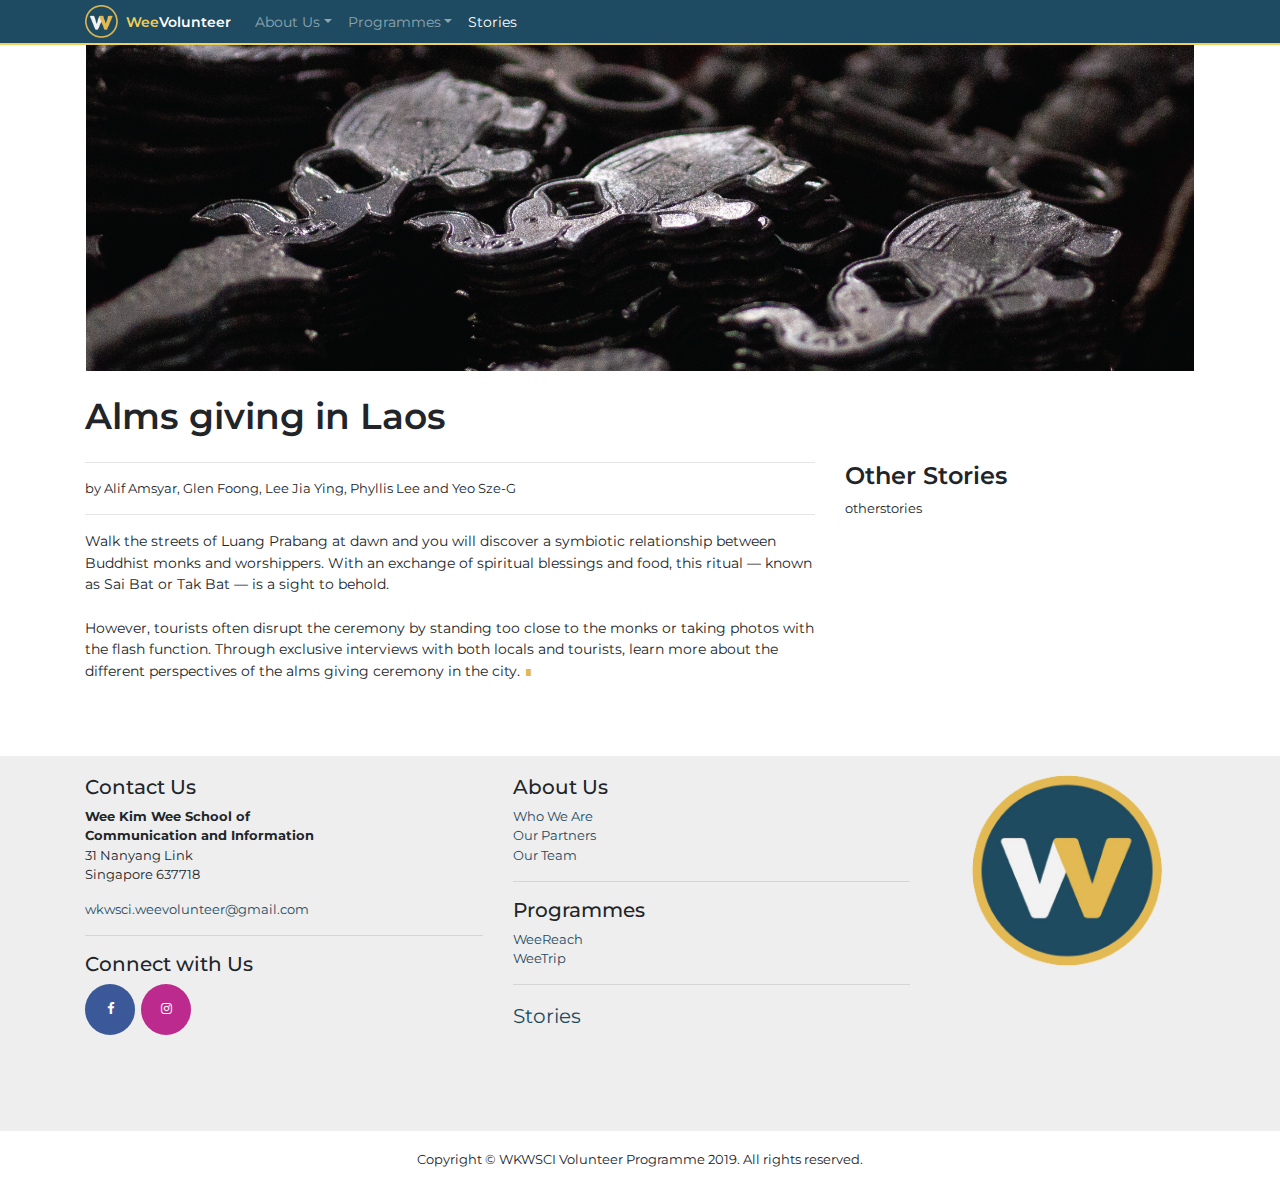
<file: stories/alms-giving.html>
<!DOCTYPE html>
<html lang="en"><!-- InstanceBegin template="/Templates/article.dwt" codeOutsideHTMLIsLocked="false" -->
  <head>
    <meta charset="utf-8">
    <meta http-equiv="X-UA-Compatible" content="IE=edge">
    <meta name="viewport" content="width=device-width, initial-scale=1">
    <!-- InstanceBeginEditable name="doctitle" -->
    <title>WeeVolunteer | Alms giving in Laos</title>
    <!-- InstanceEndEditable -->
    <link rel="icon" type="image/png" href="../images/logo_16px.png">
    <link href="../css/bootstrap-4.0.0.css" rel="stylesheet">
    <link href="../css/custom.css" rel="stylesheet">
	<link href="https://fonts.googleapis.com/css?family=Montserrat:300,400,600" rel="stylesheet"> 
	<link href="https://cdnjs.cloudflare.com/ajax/libs/font-awesome/4.7.0/css/font-awesome.min.css" rel="stylesheet">
	<!-- InstanceBeginEditable name="preload" -->
    <!-- InstanceEndEditable -->
  </head>
  <body>
	<nav class="navbar navbar-expand-md navbar-dark fixed-top">
	  <div class="container">
	  <a class="navbar-brand" href="../index.html"><img src="../images/logo_200px.png" width="33" alt="WeeVolunteer"><span class="pl-2" style="font-size: 0.85rem; font-weight: 600"><span style="color: #f2cf56">Wee</span>Volunteer</span></a>
      <button class="navbar-toggler" type="button" data-toggle="collapse" data-target="#navbarSupportedContent" aria-controls="navbarSupportedContent" aria-expanded="false" aria-label="Toggle navigation">
      <span class="navbar-toggler-icon"></span>
      </button>
	<!-- InstanceBeginEditable name="navbar" -->
      <div class="collapse navbar-collapse" id="navbarSupportedContent">
        <ul class="navbar-nav mr-auto">
          <li class="nav-item dropdown">
            <a class="nav-link dropdown-toggle" href="../about-us.html" id="aboutUs" role="button" data-toggle="dropdown" aria-haspopup="true" aria-expanded="false">About Us</a>
            <div class="dropdown-menu" aria-labelledby="aboutUs">
              <a class="dropdown-item" href="../about-us.html">Who We Are</a>
              <a class="dropdown-item" href="../about-us.html#partners">Our Partners</a>
              <a class="dropdown-item" href="../about-us.html#team">Our Team</a>
            </div>
          </li>
          <li class="nav-item dropdown">
            <a class="nav-link dropdown-toggle" href="../programmes/weereach.html" id="programmes" role="button" data-toggle="dropdown" aria-haspopup="true" aria-expanded="false">Programmes</a>
            <div class="dropdown-menu" aria-labelledby="programmes">
              <a class="dropdown-item" href="../programmes/weereach.html">WeeReach</a>
              <a class="dropdown-item" href="../programmes/weetrip.html">WeeTrip</a>
            </div>
		  </li>
	      <li class="nav-item">
            <a class="nav-link active" href="../stories.html">Stories</a>
          </li>
        </ul>
      </div>
	  <!-- InstanceEndEditable -->
	  </div>
    </nav>
	
<div class="container pt-4 px-0 px-md-3"><!-- InstanceBeginEditable name="headerpic" -->
<picture class="d-block w-100">
  <source media="(min-width: 992px)" srcset="../images/stories/war-souvenirs/uxo-header.png">
  <source media="(min-width: 0px)" srcset="../images/stories/war-souvenirs/uxo-header-960w.png">
  <img src="../images/stories/war-souvenirs/uxo-header.png" alt="Laos’ war souvenirs: Jewellery, cutlery from unexploded bombs" style="width: 100%; height: auto;"> </picture>
<!-- InstanceEndEditable --></div>
  <div class="container">
	  <div class="row">
		  <div class="col-12 pt-4"><!-- InstanceBeginEditable name="title" -->
          <h1>Alms giving in Laos</h1>
		  <!-- InstanceEndEditable --></div>
		  <div class="col-12 col-lg-8">
		    <article>
				  <hr>
				  <!-- InstanceBeginEditable name="byline" -->
                  <byline>by Alif Amsyar, Glen Foong, Lee Jia Ying, Phyllis Lee and Yeo Sze-G</byline>
				  <!-- InstanceEndEditable -->
				  <hr>
				  <!-- InstanceBeginEditable name="article" -->
				  <p>Walk the streets of Luang Prabang at dawn and you will discover a symbiotic relationship between Buddhist monks and worshippers. With an exchange of spiritual blessings and food, this ritual —  known as Sai Bat or Tak Bat — is a sight to behold.<br>
				  <br>
				  However, tourists often disrupt the ceremony by standing too close to the monks or taking photos with the flash function. Through exclusive interviews with both locals and tourists, learn more about the different perspectives of the alms giving ceremony in the city. <span style="color: #E3B953">&#8718;</span></p>
				  <!-- InstanceEndEditable -->
			  </article>
		  </div>
	    <div class="col-12 col-lg-4 pt-3">
		  <h3>Other Stories</h3>
			  <!-- InstanceBeginEditable name="otherstories" -->otherstories<!-- InstanceEndEditable -->
		  </div>
    </div>
  </div>

	<br><br><br>
	<div style="background-color: #EEEEEE">
	  <br>
		<div class="container">
		  <div class="row">
			<div class="col-md-9 col-12">
			  <div class="row">
				<div class="col-md-6 col-12">
				  <h4>Contact Us</h4>
				  <address><strong>Wee Kim Wee School of <br>Communication and Information</strong>
					<br>31 Nanyang Link
					<br>Singapore 637718
					<br>
				  </address>
				  <address>
					<a href="mailto:wkwsci.weevolunteer@gmail.com">wkwsci.weevolunteer@gmail.com</a>
				  </address>
				  <hr>
				  <h4>Connect with Us</h4>
					<a href="https://www.facebook.com/wkwvolunteer/" class="fa fa-facebook"></a>&nbsp;
					<a href="https://instagram.com/wkwvolunteer/" class="fa fa-instagram"></a>
				  <hr class="d-block d-md-none">
				</div>
				<div class="col-md-6 col-12" id="footernav">
				  <h4>About Us</h4>
					<a href="../about-us.html">Who We Are</a>
					<br><a href="../about-us.html#partners">Our Partners</a>
					<br><a href="../about-us.html#team">Our Team</a>
				  <hr>
				  <h4>Programmes</h4>
					<a href="../programmes/weereach.html">WeeReach</a>
					<br><a href="../programmes/weetrip.html">WeeTrip</a>
				  <hr>
				  <a id="footer" href="../stories.html">Stories</a>
				</div>
			  </div>
			</div>
			<div class="col-md-3 d-none d-md-block mt-md-0 mt-2">
			  <div align="center">
				<img src="../images/logo_200px.png" width="75%" alt="WeeVolunteer">
			  </div>
			</div>
		  </div>
		</div><br>
		<div class="d-none d-md-block">
		  <br><br><br><br>
		</div>
	  </div>
    <footer class="text-center">
      <div class="container">
        <div class="row">
          <div class="col-12">
              <br>
			  <p>Copyright © WKWSCI Volunteer Programme 2019. All rights reserved.</p>
          </div>
        </div>
      </div>
    </footer>
    <!-- jQuery (necessary for Bootstrap's JavaScript plugins) -->
    <script src="../js/jquery-3.2.1.min.js"></script>
    <!-- Include all compiled plugins (below), or include individual files as needed -->
    <script src="../js/popper.min.js"></script>
    <script src="../js/bootstrap-4.0.0.js"></script>
</body>
<!-- InstanceEnd --></html>
</file>
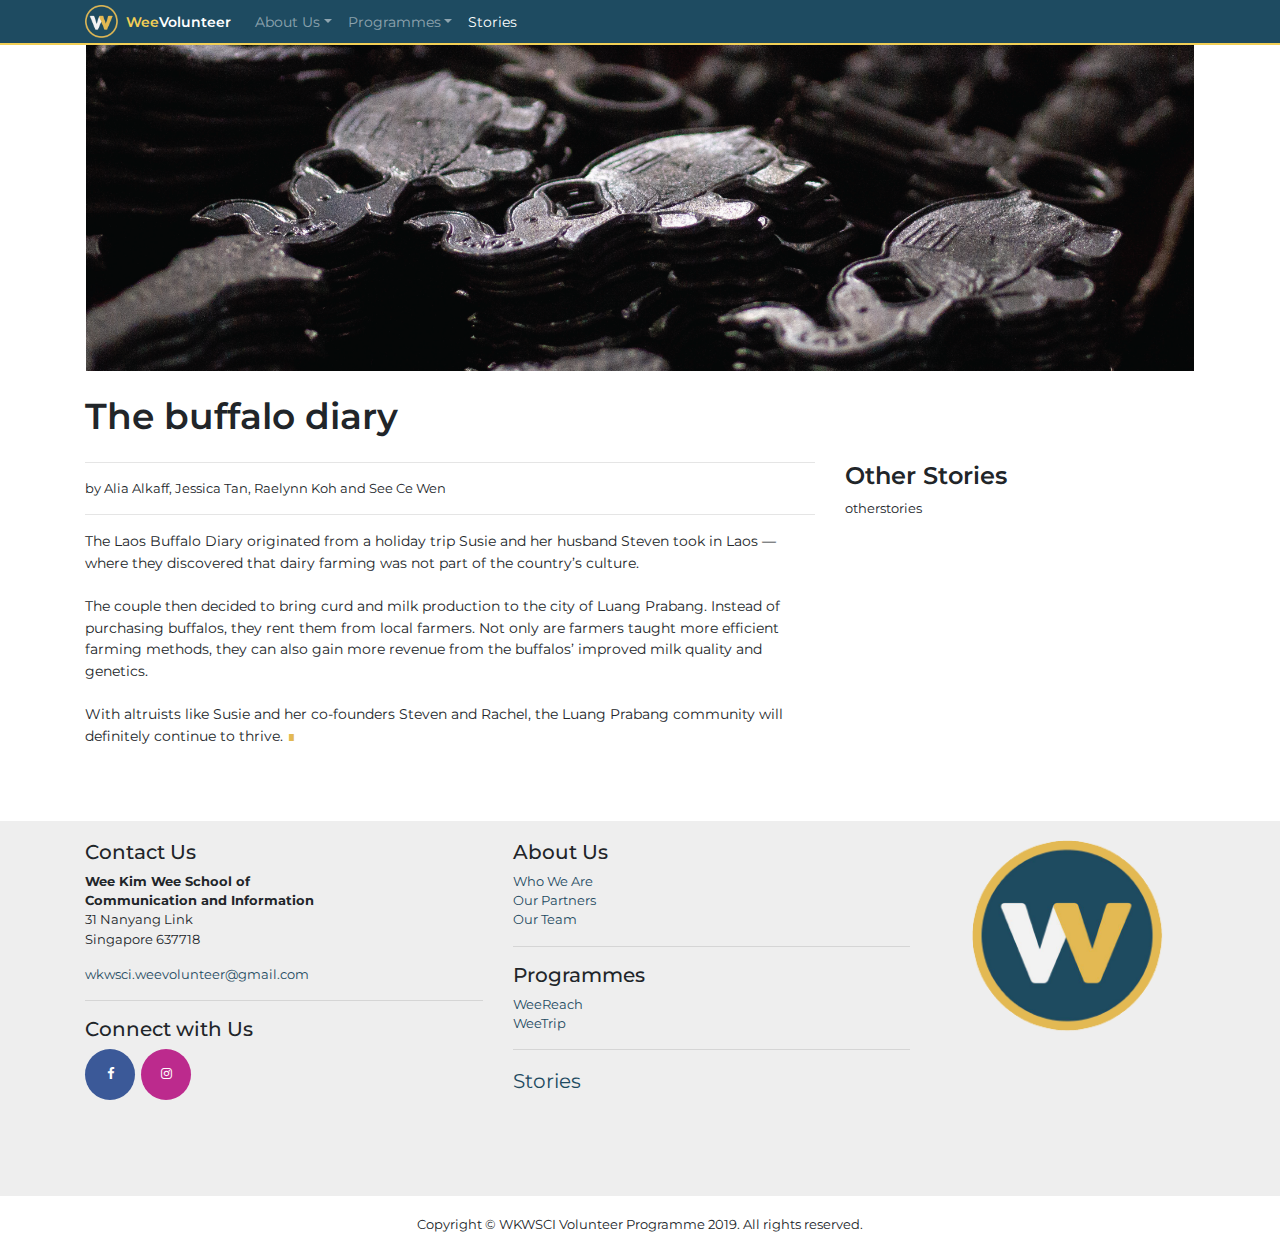
<file: stories/buffalo-diary.html>
<!DOCTYPE html>
<html lang="en"><!-- InstanceBegin template="/Templates/article.dwt" codeOutsideHTMLIsLocked="false" -->
  <head>
    <meta charset="utf-8">
    <meta http-equiv="X-UA-Compatible" content="IE=edge">
    <meta name="viewport" content="width=device-width, initial-scale=1">
    <!-- InstanceBeginEditable name="doctitle" -->
    <title>WeeVolunteer | The Buffalo Diary</title>
    <!-- InstanceEndEditable -->
    <link rel="icon" type="image/png" href="../images/logo_16px.png">
    <link href="../css/bootstrap-4.0.0.css" rel="stylesheet">
    <link href="../css/custom.css" rel="stylesheet">
	<link href="https://fonts.googleapis.com/css?family=Montserrat:300,400,600" rel="stylesheet"> 
	<link href="https://cdnjs.cloudflare.com/ajax/libs/font-awesome/4.7.0/css/font-awesome.min.css" rel="stylesheet">
	<!-- InstanceBeginEditable name="preload" -->
    <!-- InstanceEndEditable -->
  </head>
  <body>
	<nav class="navbar navbar-expand-md navbar-dark fixed-top">
	  <div class="container">
	  <a class="navbar-brand" href="../index.html"><img src="../images/logo_200px.png" width="33" alt="WeeVolunteer"><span class="pl-2" style="font-size: 0.85rem; font-weight: 600"><span style="color: #f2cf56">Wee</span>Volunteer</span></a>
      <button class="navbar-toggler" type="button" data-toggle="collapse" data-target="#navbarSupportedContent" aria-controls="navbarSupportedContent" aria-expanded="false" aria-label="Toggle navigation">
      <span class="navbar-toggler-icon"></span>
      </button>
	<!-- InstanceBeginEditable name="navbar" -->
      <div class="collapse navbar-collapse" id="navbarSupportedContent">
        <ul class="navbar-nav mr-auto">
          <li class="nav-item dropdown">
            <a class="nav-link dropdown-toggle" href="../about-us.html" id="aboutUs" role="button" data-toggle="dropdown" aria-haspopup="true" aria-expanded="false">About Us</a>
            <div class="dropdown-menu" aria-labelledby="aboutUs">
              <a class="dropdown-item" href="../about-us.html">Who We Are</a>
              <a class="dropdown-item" href="../about-us.html#partners">Our Partners</a>
              <a class="dropdown-item" href="../about-us.html#team">Our Team</a>
            </div>
          </li>
          <li class="nav-item dropdown">
            <a class="nav-link dropdown-toggle" href="../programmes/weereach.html" id="programmes" role="button" data-toggle="dropdown" aria-haspopup="true" aria-expanded="false">Programmes</a>
            <div class="dropdown-menu" aria-labelledby="programmes">
              <a class="dropdown-item" href="../programmes/weereach.html">WeeReach</a>
              <a class="dropdown-item" href="../programmes/weetrip.html">WeeTrip</a>
            </div>
		  </li>
	      <li class="nav-item">
            <a class="nav-link active" href="../stories.html">Stories</a>
          </li>
        </ul>
      </div>
	  <!-- InstanceEndEditable -->
	  </div>
    </nav>
	
<div class="container pt-4 px-0 px-md-3"><!-- InstanceBeginEditable name="headerpic" -->
<picture class="d-block w-100">
  <source media="(min-width: 992px)" srcset="../images/stories/war-souvenirs/uxo-header.png">
  <source media="(min-width: 0px)" srcset="../images/stories/war-souvenirs/uxo-header-960w.png">
  <img src="../images/stories/war-souvenirs/uxo-header.png" alt="Laos’ war souvenirs: Jewellery, cutlery from unexploded bombs" style="width: 100%; height: auto;"> </picture>
<!-- InstanceEndEditable --></div>
  <div class="container">
	  <div class="row">
		  <div class="col-12 pt-4"><!-- InstanceBeginEditable name="title" -->
          <h1>The buffalo diary</h1>
		  <!-- InstanceEndEditable --></div>
		  <div class="col-12 col-lg-8">
		    <article>
				  <hr>
				  <!-- InstanceBeginEditable name="byline" -->
                  <byline>by Alia Alkaff, Jessica Tan, Raelynn Koh and See Ce Wen</byline>
				  <!-- InstanceEndEditable -->
				  <hr>
				  <!-- InstanceBeginEditable name="article" -->
				  <p>The Laos Buffalo Diary originated from a holiday trip Susie and her husband Steven took in Laos — where they discovered that dairy farming was not part of the country’s culture.<br>
				  <br>
				  The couple then decided to bring curd and milk production to the city of Luang Prabang. Instead of purchasing buffalos, they rent them from local farmers. Not only are farmers taught more efficient farming methods, they can also gain more revenue from the buffalos’ improved milk quality and genetics.<br>
				  <br>
				  With altruists like Susie and her co-founders Steven and Rachel, the Luang Prabang community will definitely continue to thrive. <span style="color: #E3B953">&#8718;</span>
				  </p>
			  <!-- InstanceEndEditable -->
			  </article>
		  </div>
	    <div class="col-12 col-lg-4 pt-3">
		  <h3>Other Stories</h3>
			  <!-- InstanceBeginEditable name="otherstories" -->otherstories<!-- InstanceEndEditable -->
		  </div>
    </div>
  </div>

	<br><br><br>
	<div style="background-color: #EEEEEE">
	  <br>
		<div class="container">
		  <div class="row">
			<div class="col-md-9 col-12">
			  <div class="row">
				<div class="col-md-6 col-12">
				  <h4>Contact Us</h4>
				  <address><strong>Wee Kim Wee School of <br>Communication and Information</strong>
					<br>31 Nanyang Link
					<br>Singapore 637718
					<br>
				  </address>
				  <address>
					<a href="mailto:wkwsci.weevolunteer@gmail.com">wkwsci.weevolunteer@gmail.com</a>
				  </address>
				  <hr>
				  <h4>Connect with Us</h4>
					<a href="https://www.facebook.com/wkwvolunteer/" class="fa fa-facebook"></a>&nbsp;
					<a href="https://instagram.com/wkwvolunteer/" class="fa fa-instagram"></a>
				  <hr class="d-block d-md-none">
				</div>
				<div class="col-md-6 col-12" id="footernav">
				  <h4>About Us</h4>
					<a href="../about-us.html">Who We Are</a>
					<br><a href="../about-us.html#partners">Our Partners</a>
					<br><a href="../about-us.html#team">Our Team</a>
				  <hr>
				  <h4>Programmes</h4>
					<a href="../programmes/weereach.html">WeeReach</a>
					<br><a href="../programmes/weetrip.html">WeeTrip</a>
				  <hr>
				  <a id="footer" href="../stories.html">Stories</a>
				</div>
			  </div>
			</div>
			<div class="col-md-3 d-none d-md-block mt-md-0 mt-2">
			  <div align="center">
				<img src="../images/logo_200px.png" width="75%" alt="WeeVolunteer">
			  </div>
			</div>
		  </div>
		</div><br>
		<div class="d-none d-md-block">
		  <br><br><br><br>
		</div>
	  </div>
    <footer class="text-center">
      <div class="container">
        <div class="row">
          <div class="col-12">
              <br>
			  <p>Copyright © WKWSCI Volunteer Programme 2019. All rights reserved.</p>
          </div>
        </div>
      </div>
    </footer>
    <!-- jQuery (necessary for Bootstrap's JavaScript plugins) -->
    <script src="../js/jquery-3.2.1.min.js"></script>
    <!-- Include all compiled plugins (below), or include individual files as needed -->
    <script src="../js/popper.min.js"></script>
    <script src="../js/bootstrap-4.0.0.js"></script>
</body>
<!-- InstanceEnd --></html>
</file>
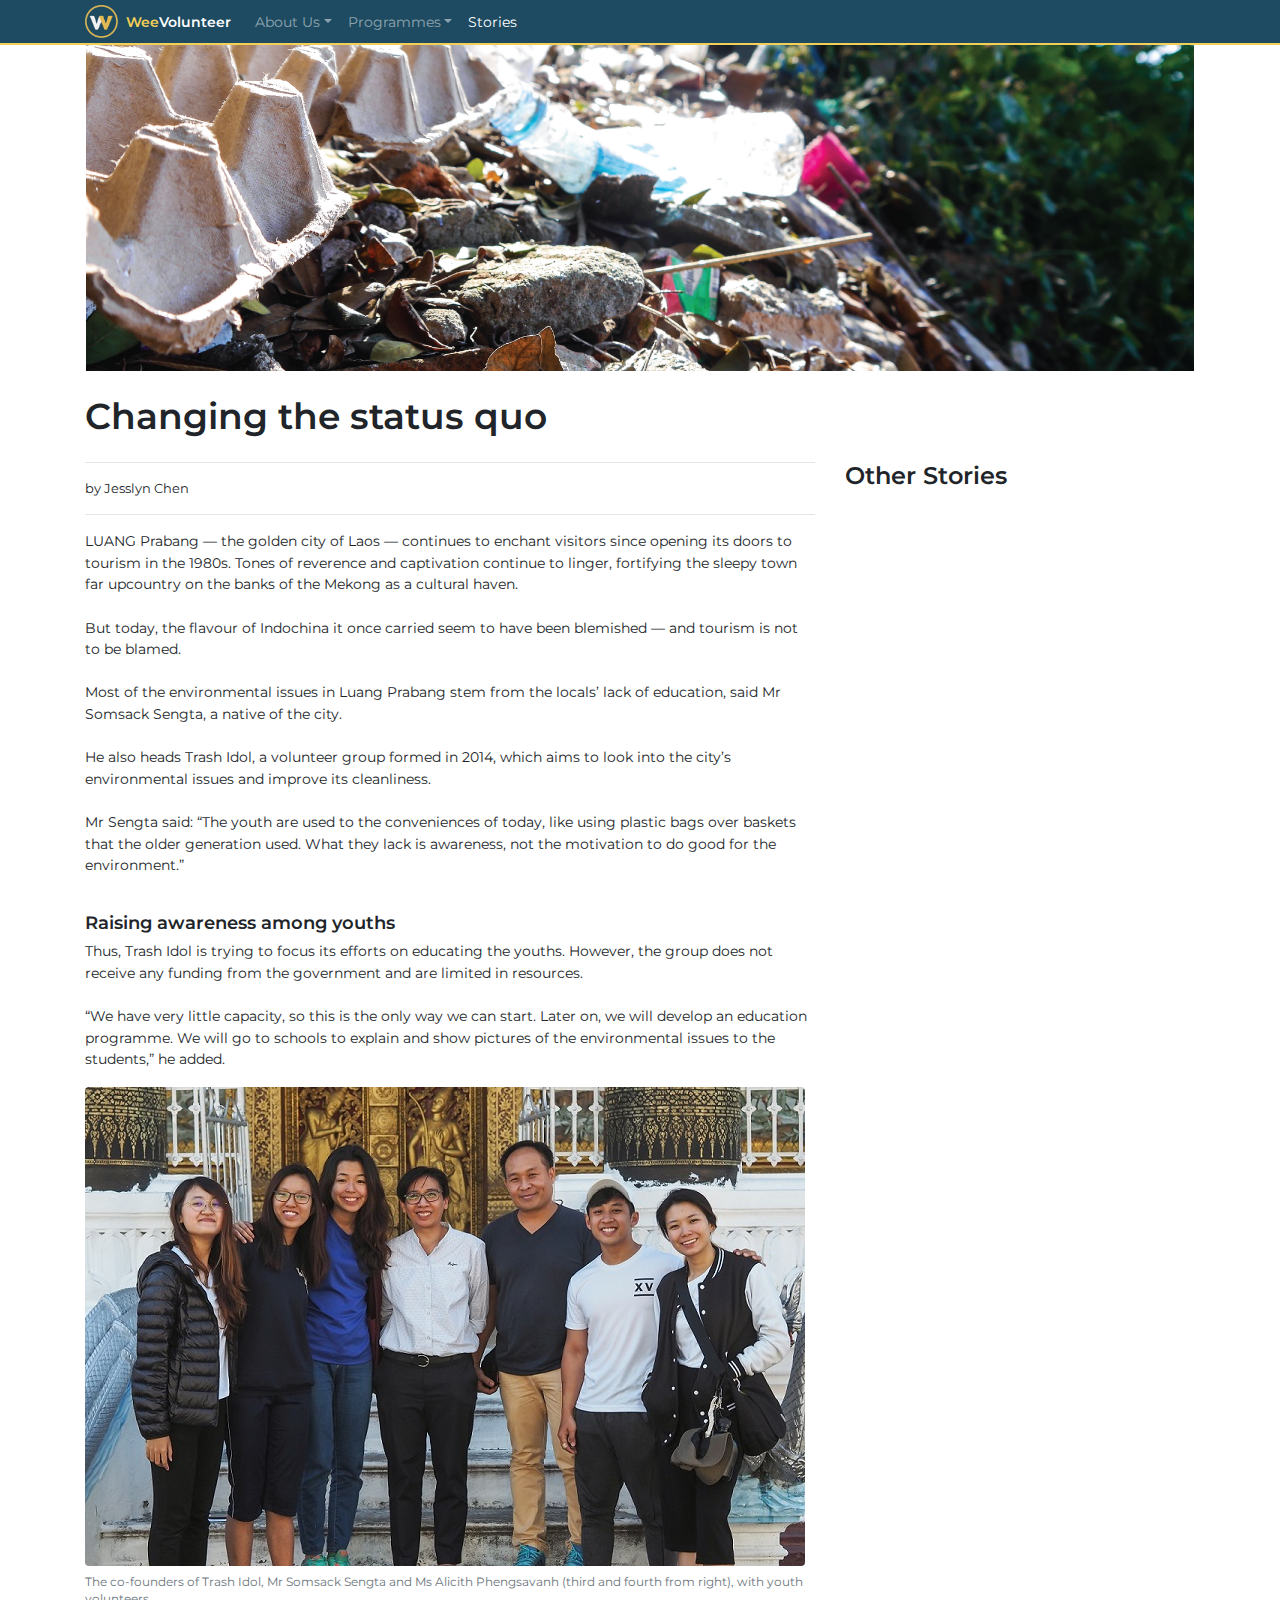
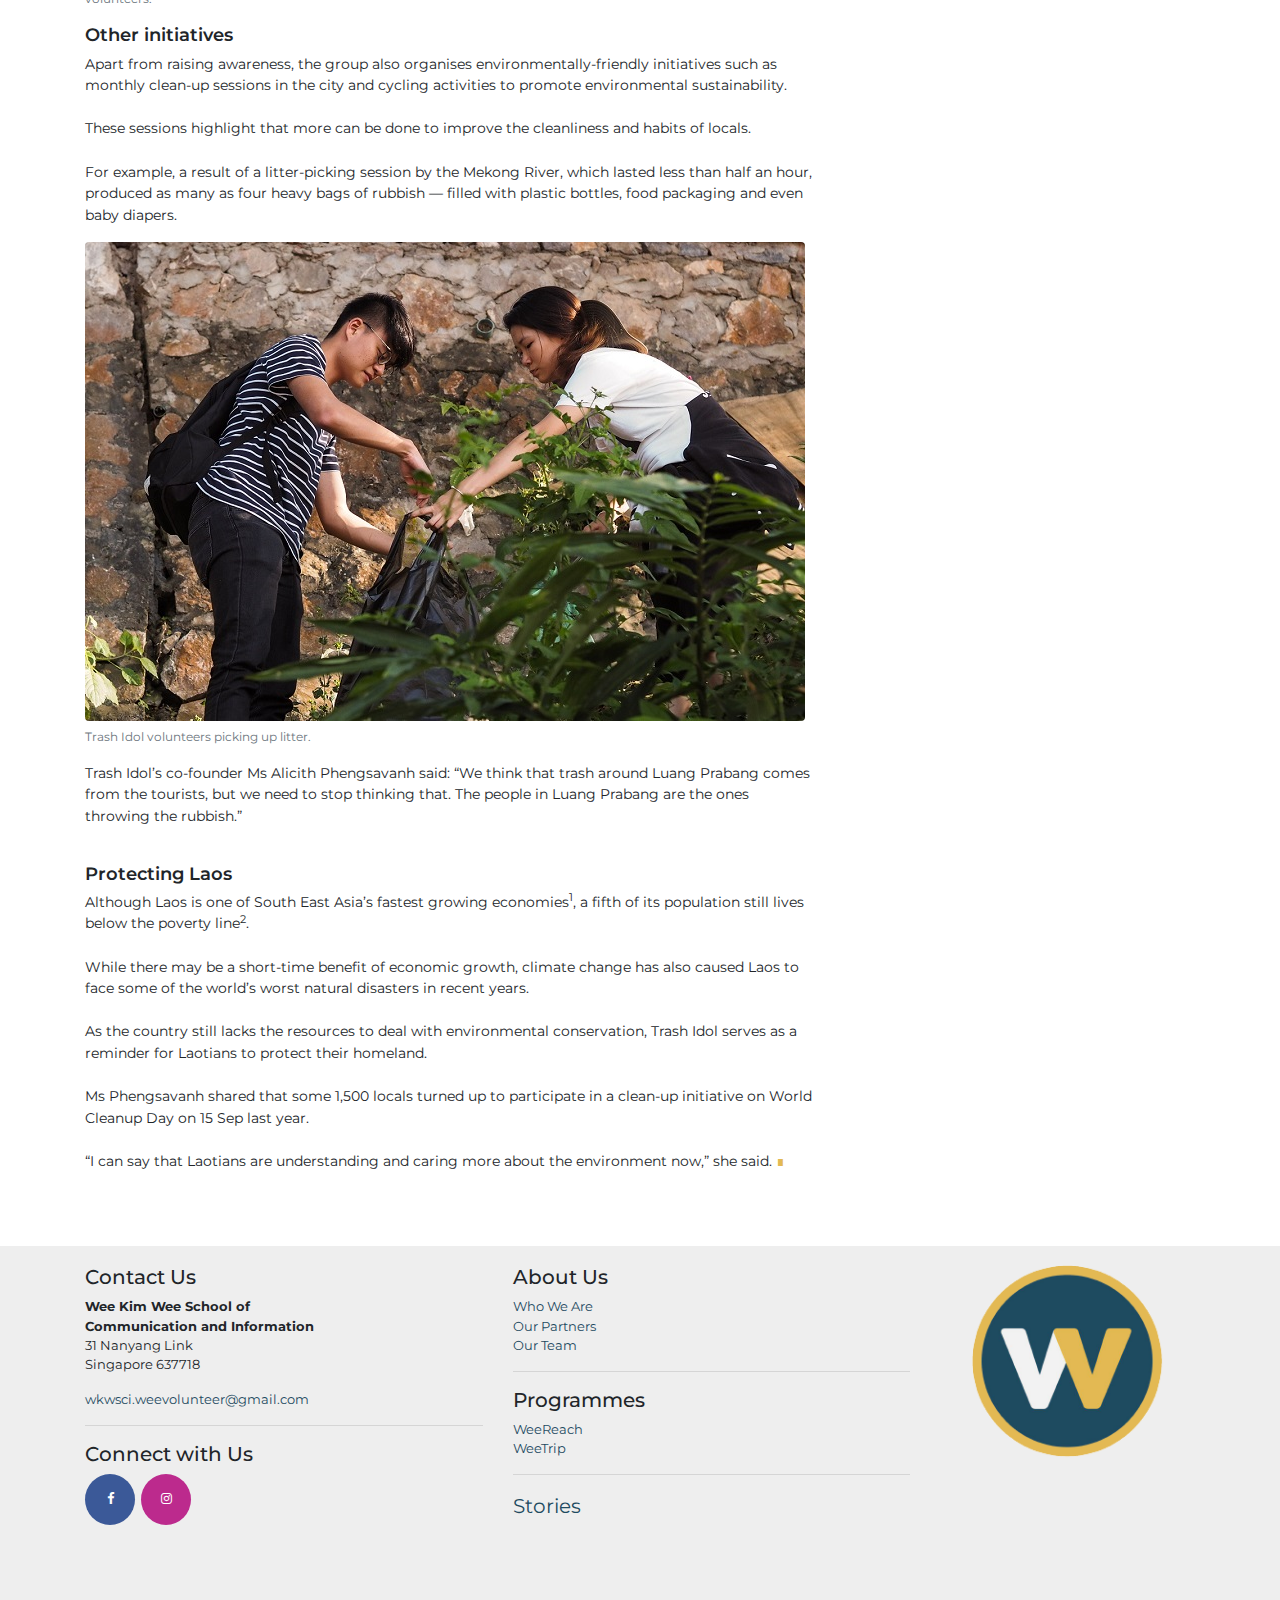
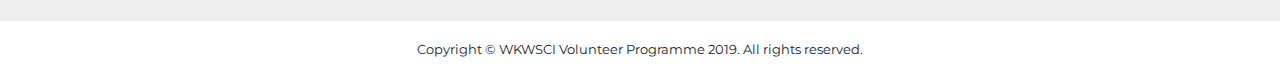
<file: stories/changing-status-quo.html>
<!DOCTYPE html>
<html lang="en"><!-- InstanceBegin template="/Templates/index.dwt" codeOutsideHTMLIsLocked="false" -->
  <head>
    <meta charset="utf-8">
    <meta http-equiv="X-UA-Compatible" content="IE=edge">
    <meta name="viewport" content="width=device-width, initial-scale=1">
    <!-- InstanceBeginEditable name="doctitle" -->
    <title>WeeVolunteer | Changing the status quo</title>
    <!-- InstanceEndEditable -->
    <link rel="icon" type="image/png" href="../images/logo_16px.png">
    <link href="../css/bootstrap-4.0.0.css" rel="stylesheet">
    <link href="../css/custom.css" rel="stylesheet">
	<link href="https://fonts.googleapis.com/css?family=Montserrat:300,400,600" rel="stylesheet"> 
	<link href="https://cdnjs.cloudflare.com/ajax/libs/font-awesome/4.7.0/css/font-awesome.min.css" rel="stylesheet">
	<!-- InstanceBeginEditable name="preload" -->
    <!-- InstanceEndEditable -->
  </head>
  <body>
	<nav class="navbar navbar-expand-md navbar-dark fixed-top">
	  <div class="container">
	  <a class="navbar-brand" href="../index.html"><img src="../images/logo_200px.png" width="33" alt="WeeVolunteer"><span class="pl-2" style="font-size: 0.85rem; font-weight: 600"><span style="color: #f2cf56">Wee</span>Volunteer</span></a>
      <button class="navbar-toggler" type="button" data-toggle="collapse" data-target="#navbarSupportedContent" aria-controls="navbarSupportedContent" aria-expanded="false" aria-label="Toggle navigation">
      <span class="navbar-toggler-icon"></span>
      </button>
	<!-- InstanceBeginEditable name="navbar" -->
      <div class="collapse navbar-collapse" id="navbarSupportedContent">
        <ul class="navbar-nav mr-auto">
          <li class="nav-item dropdown">
            <a class="nav-link dropdown-toggle" href="../about-us.html" id="aboutUs" role="button" data-toggle="dropdown" aria-haspopup="true" aria-expanded="false">About Us</a>
            <div class="dropdown-menu" aria-labelledby="aboutUs">
              <a class="dropdown-item" href="../about-us.html">Who We Are</a>
              <a class="dropdown-item" href="../about-us.html#partners">Our Partners</a>
              <a class="dropdown-item" href="../about-us.html#team">Our Team</a>
            </div>
          </li>
          <li class="nav-item dropdown">
            <a class="nav-link dropdown-toggle" href="../programmes/weereach.html" id="programmes" role="button" data-toggle="dropdown" aria-haspopup="true" aria-expanded="false">Programmes</a>
            <div class="dropdown-menu" aria-labelledby="programmes">
              <a class="dropdown-item" href="../programmes/weereach.html">WeeReach</a>
              <a class="dropdown-item" href="../programmes/weetrip.html">WeeTrip</a>
            </div>
		  </li>
	      <li class="nav-item">
            <a class="nav-link active" href="../stories.html">Stories</a>
          </li>
        </ul>
      </div>
	  <!-- InstanceEndEditable -->
	  </div>
    </nav>
	<!-- InstanceBeginEditable name="body" -->
	<div class="container pt-4 px-0 px-md-3">
        <picture class="d-block w-100">
		  <source media="(min-width: 992px)" srcset="../images/stories/changing-status-quo/trash-idol-header.png">
		  <source media="(min-width: 0px)" srcset="../images/stories/changing-status-quo/trash-idol-header-960w.png">
		  <img src="../images/stories/changing-status-quo/trash-idol-header.png" alt="Changing the status quo" style="width: 100%; height: auto;">
		</picture> 
	</div>
	<div class="container">
		<div class="row">
			<div class="col-12 pt-4">
				<h1>Changing the status quo</h1>
			</div>
			<div class="col-12 col-lg-8">
				<article>
					<hr>
					<byline>by Jesslyn Chen</byline>
					<hr>
					<p>
					LUANG Prabang — the golden city of Laos — continues to enchant visitors since opening its doors to tourism in the 1980s. Tones of reverence and captivation continue to linger, fortifying the sleepy town far upcountry on the banks of the Mekong as a cultural haven. 
					<br><br>But today, the flavour of Indochina it once carried seem to have been blemished — and tourism is not to be blamed. 
					<br><br>Most of the environmental issues in Luang Prabang stem from the locals’ lack of education, said Mr Somsack Sengta, a native of the city.
					<br><br>He also heads Trash Idol, a volunteer group formed in 2014, which aims to look into the city’s environmental issues and improve its cleanliness. 
					<br><br>Mr Sengta said: “The youth are used to the conveniences of today, like using plastic bags over baskets that the older generation used. What they lack is awareness, not the motivation to do good for the environment.”
					</p>
					<br><h5>Raising awareness among youths</h5>
					<p>
					Thus, Trash Idol is trying to focus its efforts on educating the youths. However, the group does not receive any funding from the government and are limited in resources.
					<br><br>“We have very little capacity, so this is the only way we can start. Later on, we will develop an education programme. We will go to schools to explain and show pictures of the environmental issues to the students,” he added.
					</p>
					<figure class="figure">
					  <img src="../images/stories/changing-status-quo/trash-idol-1.jpg" class="figure-img img-fluid rounded" alt="The co-founders of Trash Idol, Mr Somsack Sengta and Ms Alicith Phengsavanh (third and fourth from right), with youth volunteers.">
					  <figcaption class="figure-caption">The co-founders of Trash Idol, Mr Somsack Sengta and Ms Alicith Phengsavanh (third and fourth from right), with youth volunteers.</figcaption>
					</figure>
					<br><h5>Other initiatives</h5>
					<p>
					Apart from raising awareness, the group also organises environmentally-friendly initiatives such as monthly clean-up sessions in the city and cycling activities to promote environmental sustainability. 
					<br><br>These sessions highlight that more can be done to improve the cleanliness and habits of locals. 
					<br><br>For example, a result of a litter-picking session by the Mekong River, which lasted less than half an hour, produced as many as four heavy bags of rubbish — filled with plastic bottles, food packaging and even baby diapers. 
					</p>
					<figure>
					  <img src="../images/stories/changing-status-quo/trash-idol-2.jpg" class="figure-img img-fluid rounded" alt="Trash Idol volunteers picking up litter.">
					  <figcaption class="figure-caption">Trash Idol volunteers picking up litter.</figcaption>
					</figure>
					<p>
					Trash Idol’s co-founder Ms Alicith Phengsavanh said: “We think that trash around Luang Prabang comes from the tourists, but we need to stop thinking that. The people in Luang Prabang are the ones throwing the rubbish.”
					</p>
					<br><h5>Protecting Laos</h5>
					<p>
					Although Laos is one of South East Asia’s fastest growing economies<sup>1</sup>, a fifth of its population still lives below the poverty line<sup>2</sup>. 
					<br><br>While there may be a short-time benefit of economic growth, climate change has also caused Laos to face some of the world’s worst natural disasters in recent years.
					<br><br>As the country still lacks the resources to deal with environmental conservation, Trash Idol serves as a reminder for Laotians to protect their homeland.
					<br><br>Ms Phengsavanh shared that some 1,500 locals turned up to participate in a clean-up initiative on World Cleanup Day on 15 Sep last year.
					<br><br>“I can say that Laotians are understanding and caring more about the environment now,” she said. <span style="color: #E3B953">&#8718;</span>
					</p>
				</article>
			</div>
			<div class="col-12 col-lg-4 pt-3">
				<h3>Other Stories</h3>
			</div>
		</div>
	</div>
  <!-- InstanceEndEditable -->
	<br><br><br>
	<div style="background-color: #EEEEEE">
	  <br>
		<div class="container">
		  <div class="row">
			<div class="col-md-9 col-12">
			  <div class="row">
				<div class="col-md-6 col-12">
				  <h4>Contact Us</h4>
				  <address><strong>Wee Kim Wee School of <br>Communication and Information</strong>
					<br>31 Nanyang Link
					<br>Singapore 637718
					<br>
				  </address>
				  <address>
					<a href="mailto:wkwsci.weevolunteer@gmail.com">wkwsci.weevolunteer@gmail.com</a>
				  </address>
				  <hr>
				  <h4>Connect with Us</h4>
					<a href="https://www.facebook.com/wkwvolunteer/" class="fa fa-facebook"></a>&nbsp;
					<a href="https://instagram.com/wkwvolunteer/" class="fa fa-instagram"></a>
				  <hr class="d-block d-md-none">
				</div>
				<div class="col-md-6 col-12" id="footernav">
				  <h4>About Us</h4>
					<a href="../about-us.html">Who We Are</a>
					<br><a href="../about-us.html#partners">Our Partners</a>
					<br><a href="../about-us.html#team">Our Team</a>
				  <hr>
				  <h4>Programmes</h4>
					<a href="../programmes/weereach.html">WeeReach</a>
					<br><a href="../programmes/weetrip.html">WeeTrip</a>
				  <hr>
				  <a id="footer" href="../stories.html">Stories</a>
				</div>
			  </div>
			</div>
			<div class="col-md-3 d-none d-md-block mt-md-0 mt-2">
			  <div align="center">
				<img src="../images/logo_200px.png" width="75%" alt="WeeVolunteer">
			  </div>
			</div>
		  </div>
		</div><br>
		<div class="d-none d-md-block">
		  <br><br><br><br>
		</div>
	  </div>
    <footer class="text-center">
      <div class="container">
        <div class="row">
          <div class="col-12">
              <br>
			  <p>Copyright © WKWSCI Volunteer Programme 2019. All rights reserved.</p>
          </div>
        </div>
      </div>
    </footer>
    <!-- jQuery (necessary for Bootstrap's JavaScript plugins) -->
    <script src="../js/jquery-3.2.1.min.js"></script>
    <!-- Include all compiled plugins (below), or include individual files as needed -->
    <script src="../js/popper.min.js"></script>
    <script src="../js/bootstrap-4.0.0.js"></script>
</body>
<!-- InstanceEnd --></html>
</file>
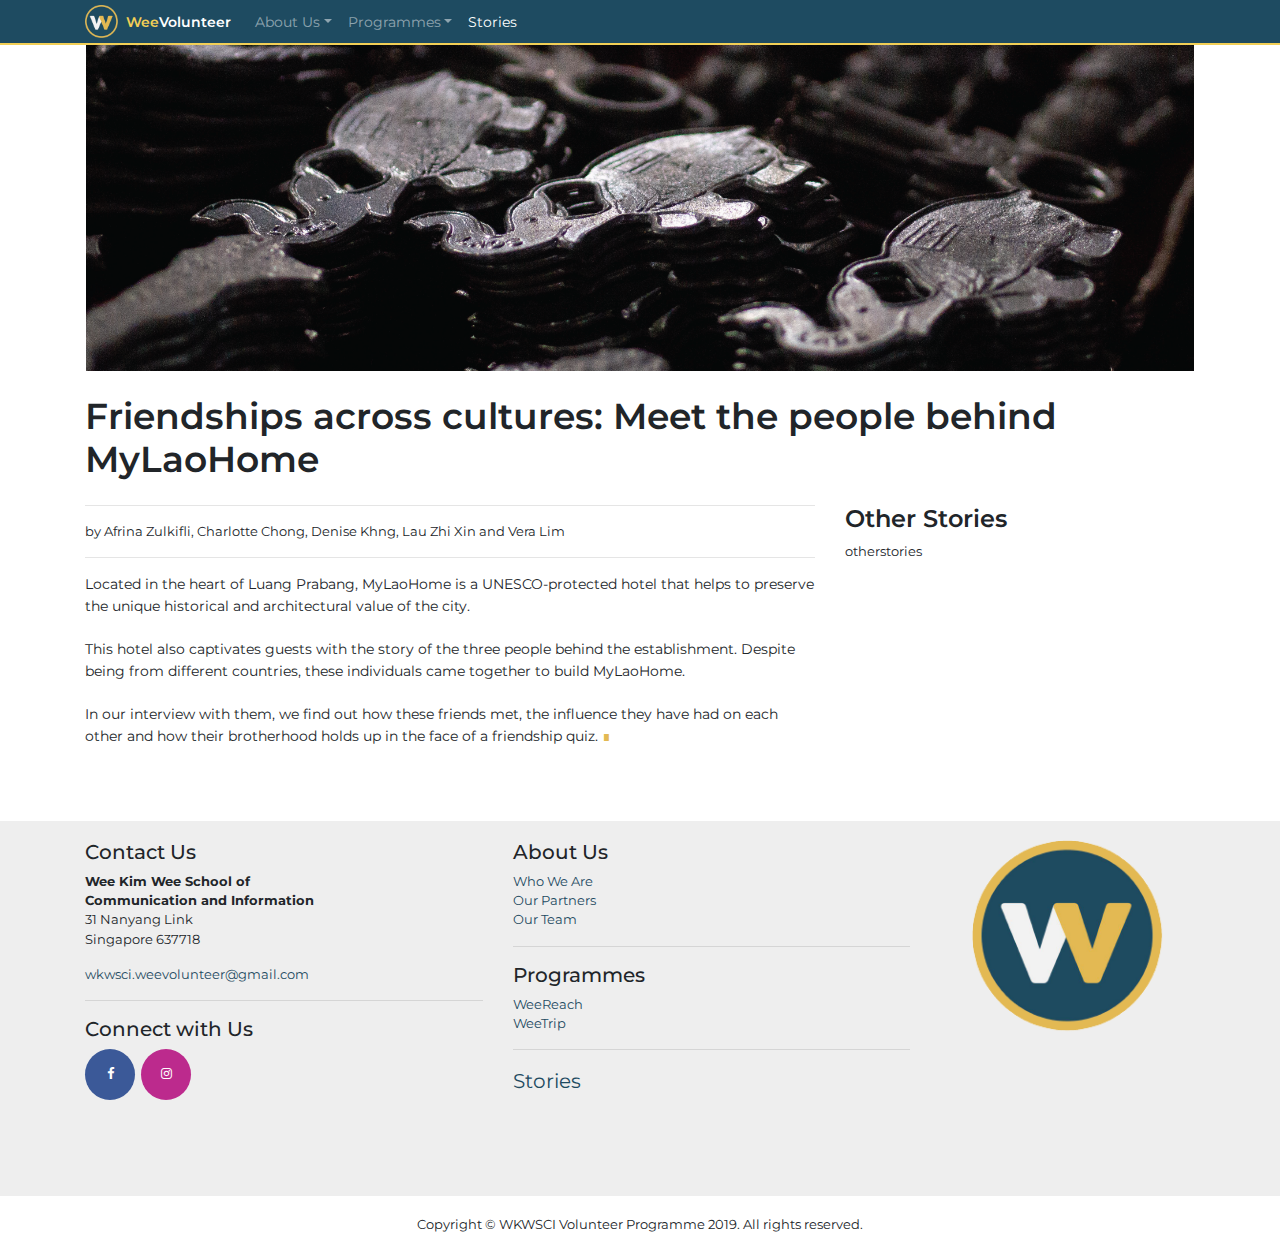
<file: stories/friendships-across-cultures.html>
<!DOCTYPE html>
<html lang="en"><!-- InstanceBegin template="/Templates/article.dwt" codeOutsideHTMLIsLocked="false" -->
  <head>
    <meta charset="utf-8">
    <meta http-equiv="X-UA-Compatible" content="IE=edge">
    <meta name="viewport" content="width=device-width, initial-scale=1">
    <!-- InstanceBeginEditable name="doctitle" -->
    <title>WeeVolunteer | Friendships across cultures: Meet the people behind MyLaoHome</title>
    <!-- InstanceEndEditable -->
    <link rel="icon" type="image/png" href="../images/logo_16px.png">
    <link href="../css/bootstrap-4.0.0.css" rel="stylesheet">
    <link href="../css/custom.css" rel="stylesheet">
	<link href="https://fonts.googleapis.com/css?family=Montserrat:300,400,600" rel="stylesheet"> 
	<link href="https://cdnjs.cloudflare.com/ajax/libs/font-awesome/4.7.0/css/font-awesome.min.css" rel="stylesheet">
	<!-- InstanceBeginEditable name="preload" -->
    <!-- InstanceEndEditable -->
  </head>
  <body>
	<nav class="navbar navbar-expand-md navbar-dark fixed-top">
	  <div class="container">
	  <a class="navbar-brand" href="../index.html"><img src="../images/logo_200px.png" width="33" alt="WeeVolunteer"><span class="pl-2" style="font-size: 0.85rem; font-weight: 600"><span style="color: #f2cf56">Wee</span>Volunteer</span></a>
      <button class="navbar-toggler" type="button" data-toggle="collapse" data-target="#navbarSupportedContent" aria-controls="navbarSupportedContent" aria-expanded="false" aria-label="Toggle navigation">
      <span class="navbar-toggler-icon"></span>
      </button>
	<!-- InstanceBeginEditable name="navbar" -->
      <div class="collapse navbar-collapse" id="navbarSupportedContent">
        <ul class="navbar-nav mr-auto">
          <li class="nav-item dropdown">
            <a class="nav-link dropdown-toggle" href="../about-us.html" id="aboutUs" role="button" data-toggle="dropdown" aria-haspopup="true" aria-expanded="false">About Us</a>
            <div class="dropdown-menu" aria-labelledby="aboutUs">
              <a class="dropdown-item" href="../about-us.html">Who We Are</a>
              <a class="dropdown-item" href="../about-us.html#partners">Our Partners</a>
              <a class="dropdown-item" href="../about-us.html#team">Our Team</a>
            </div>
          </li>
          <li class="nav-item dropdown">
            <a class="nav-link dropdown-toggle" href="../programmes/weereach.html" id="programmes" role="button" data-toggle="dropdown" aria-haspopup="true" aria-expanded="false">Programmes</a>
            <div class="dropdown-menu" aria-labelledby="programmes">
              <a class="dropdown-item" href="../programmes/weereach.html">WeeReach</a>
              <a class="dropdown-item" href="../programmes/weetrip.html">WeeTrip</a>
            </div>
		  </li>
	      <li class="nav-item">
            <a class="nav-link active" href="../stories.html">Stories</a>
          </li>
        </ul>
      </div>
	  <!-- InstanceEndEditable -->
	  </div>
    </nav>
	
<div class="container pt-4 px-0 px-md-3"><!-- InstanceBeginEditable name="headerpic" -->
<picture class="d-block w-100">
  <source media="(min-width: 992px)" srcset="../images/stories/war-souvenirs/uxo-header.png">
  <source media="(min-width: 0px)" srcset="../images/stories/war-souvenirs/uxo-header-960w.png">
  <img src="../images/stories/war-souvenirs/uxo-header.png" alt="Laos’ war souvenirs: Jewellery, cutlery from unexploded bombs" style="width: 100%; height: auto;"> </picture>
<!-- InstanceEndEditable --></div>
  <div class="container">
	  <div class="row">
		  <div class="col-12 pt-4"><!-- InstanceBeginEditable name="title" -->
          <h1>Friendships across cultures: Meet the people behind MyLaoHome</h1>
		  <!-- InstanceEndEditable --></div>
		  <div class="col-12 col-lg-8">
		    <article>
				  <hr>
				  <!-- InstanceBeginEditable name="byline" -->
                  <byline>by Afrina Zulkifli, Charlotte Chong, Denise Khng, Lau Zhi Xin and Vera Lim</byline>
				  <!-- InstanceEndEditable -->
				  <hr>
				  <!-- InstanceBeginEditable name="article" -->
				  <p>Located in the heart of Luang Prabang, MyLaoHome is a UNESCO-protected hotel that helps to preserve the unique historical and architectural value of the city. <br>
				  <br>
				  This hotel also captivates guests with the story of the three people behind the establishment. Despite being from different countries, these individuals came together to build MyLaoHome.<br>
				  <br>
				 In our interview with them, we find out how these friends met, the influence they have had on each other and how their brotherhood holds up in the face of a friendship quiz. <span style="color: #E3B953">&#8718;</span></p>
				  <!-- InstanceEndEditable -->
			  </article>
		  </div>
	    <div class="col-12 col-lg-4 pt-3">
		  <h3>Other Stories</h3>
			  <!-- InstanceBeginEditable name="otherstories" -->otherstories<!-- InstanceEndEditable -->
		  </div>
    </div>
  </div>

	<br><br><br>
	<div style="background-color: #EEEEEE">
	  <br>
		<div class="container">
		  <div class="row">
			<div class="col-md-9 col-12">
			  <div class="row">
				<div class="col-md-6 col-12">
				  <h4>Contact Us</h4>
				  <address><strong>Wee Kim Wee School of <br>Communication and Information</strong>
					<br>31 Nanyang Link
					<br>Singapore 637718
					<br>
				  </address>
				  <address>
					<a href="mailto:wkwsci.weevolunteer@gmail.com">wkwsci.weevolunteer@gmail.com</a>
				  </address>
				  <hr>
				  <h4>Connect with Us</h4>
					<a href="https://www.facebook.com/wkwvolunteer/" class="fa fa-facebook"></a>&nbsp;
					<a href="https://instagram.com/wkwvolunteer/" class="fa fa-instagram"></a>
				  <hr class="d-block d-md-none">
				</div>
				<div class="col-md-6 col-12" id="footernav">
				  <h4>About Us</h4>
					<a href="../about-us.html">Who We Are</a>
					<br><a href="../about-us.html#partners">Our Partners</a>
					<br><a href="../about-us.html#team">Our Team</a>
				  <hr>
				  <h4>Programmes</h4>
					<a href="../programmes/weereach.html">WeeReach</a>
					<br><a href="../programmes/weetrip.html">WeeTrip</a>
				  <hr>
				  <a id="footer" href="../stories.html">Stories</a>
				</div>
			  </div>
			</div>
			<div class="col-md-3 d-none d-md-block mt-md-0 mt-2">
			  <div align="center">
				<img src="../images/logo_200px.png" width="75%" alt="WeeVolunteer">
			  </div>
			</div>
		  </div>
		</div><br>
		<div class="d-none d-md-block">
		  <br><br><br><br>
		</div>
	  </div>
    <footer class="text-center">
      <div class="container">
        <div class="row">
          <div class="col-12">
              <br>
			  <p>Copyright © WKWSCI Volunteer Programme 2019. All rights reserved.</p>
          </div>
        </div>
      </div>
    </footer>
    <!-- jQuery (necessary for Bootstrap's JavaScript plugins) -->
    <script src="../js/jquery-3.2.1.min.js"></script>
    <!-- Include all compiled plugins (below), or include individual files as needed -->
    <script src="../js/popper.min.js"></script>
    <script src="../js/bootstrap-4.0.0.js"></script>
</body>
<!-- InstanceEnd --></html>
</file>
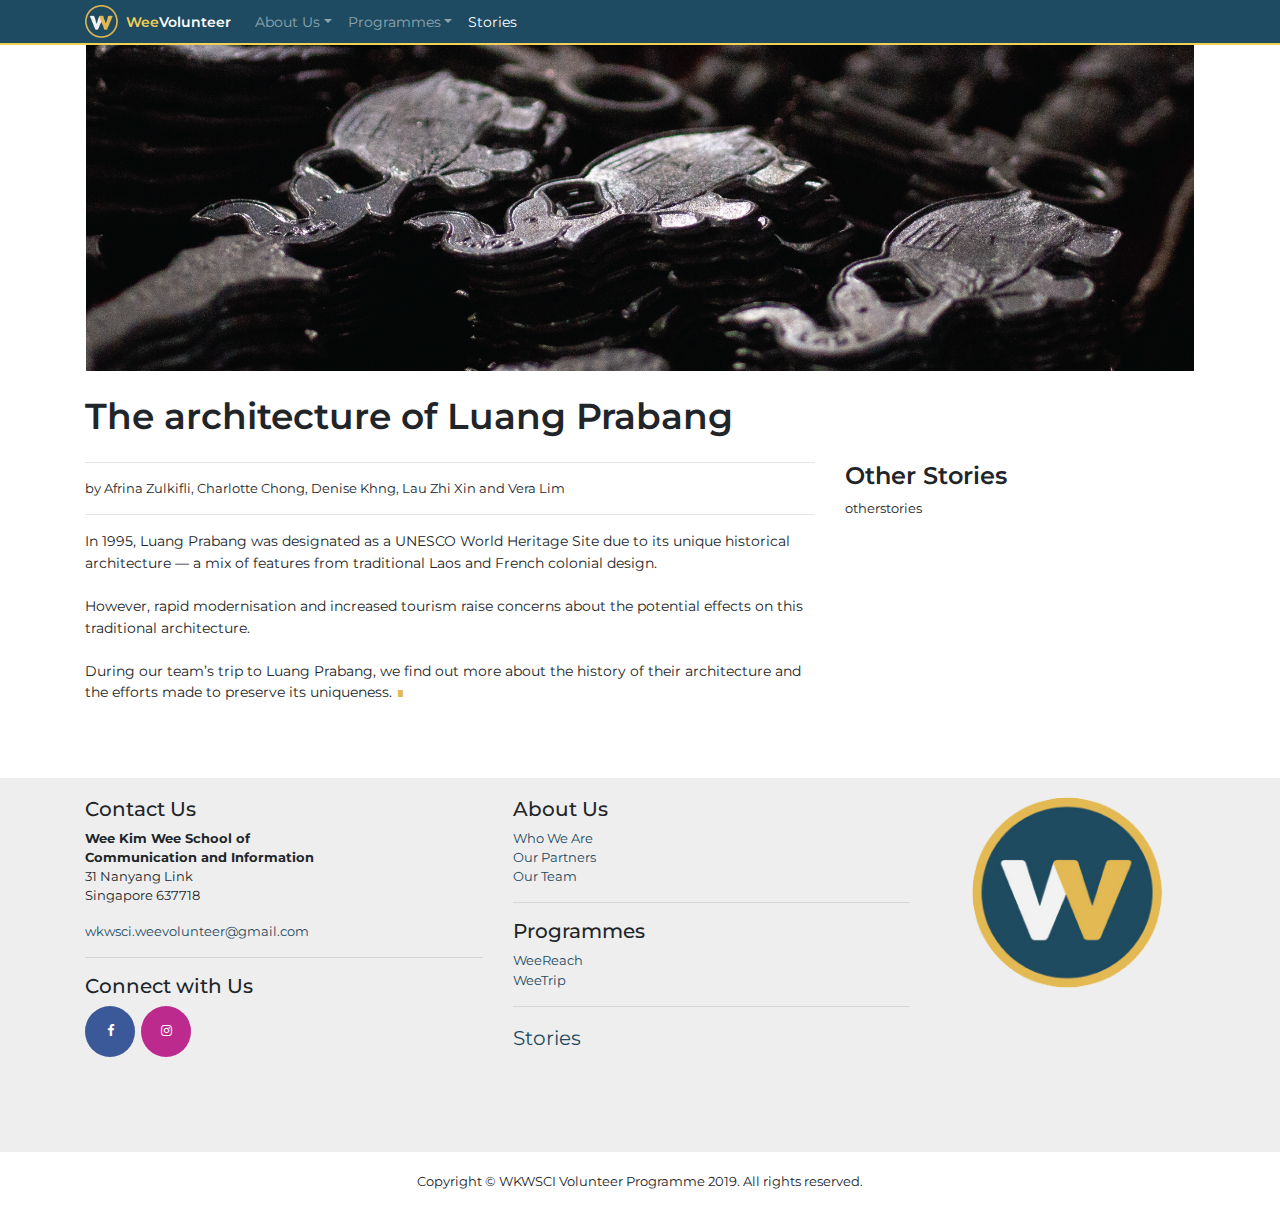
<file: stories/luang-prabang-architecture.html>
<!DOCTYPE html>
<html lang="en"><!-- InstanceBegin template="/Templates/article.dwt" codeOutsideHTMLIsLocked="false" -->
  <head>
    <meta charset="utf-8">
    <meta http-equiv="X-UA-Compatible" content="IE=edge">
    <meta name="viewport" content="width=device-width, initial-scale=1">
    <!-- InstanceBeginEditable name="doctitle" -->
    <title>WeeVolunteer | The architecture of Luang Prabang</title>
    <!-- InstanceEndEditable -->
    <link rel="icon" type="image/png" href="../images/logo_16px.png">
    <link href="../css/bootstrap-4.0.0.css" rel="stylesheet">
    <link href="../css/custom.css" rel="stylesheet">
	<link href="https://fonts.googleapis.com/css?family=Montserrat:300,400,600" rel="stylesheet"> 
	<link href="https://cdnjs.cloudflare.com/ajax/libs/font-awesome/4.7.0/css/font-awesome.min.css" rel="stylesheet">
	<!-- InstanceBeginEditable name="preload" -->
    <!-- InstanceEndEditable -->
  </head>
  <body>
	<nav class="navbar navbar-expand-md navbar-dark fixed-top">
	  <div class="container">
	  <a class="navbar-brand" href="../index.html"><img src="../images/logo_200px.png" width="33" alt="WeeVolunteer"><span class="pl-2" style="font-size: 0.85rem; font-weight: 600"><span style="color: #f2cf56">Wee</span>Volunteer</span></a>
      <button class="navbar-toggler" type="button" data-toggle="collapse" data-target="#navbarSupportedContent" aria-controls="navbarSupportedContent" aria-expanded="false" aria-label="Toggle navigation">
      <span class="navbar-toggler-icon"></span>
      </button>
	<!-- InstanceBeginEditable name="navbar" -->
      <div class="collapse navbar-collapse" id="navbarSupportedContent">
        <ul class="navbar-nav mr-auto">
          <li class="nav-item dropdown">
            <a class="nav-link dropdown-toggle" href="../about-us.html" id="aboutUs" role="button" data-toggle="dropdown" aria-haspopup="true" aria-expanded="false">About Us</a>
            <div class="dropdown-menu" aria-labelledby="aboutUs">
              <a class="dropdown-item" href="../about-us.html">Who We Are</a>
              <a class="dropdown-item" href="../about-us.html#partners">Our Partners</a>
              <a class="dropdown-item" href="../about-us.html#team">Our Team</a>
            </div>
          </li>
          <li class="nav-item dropdown">
            <a class="nav-link dropdown-toggle" href="../programmes/weereach.html" id="programmes" role="button" data-toggle="dropdown" aria-haspopup="true" aria-expanded="false">Programmes</a>
            <div class="dropdown-menu" aria-labelledby="programmes">
              <a class="dropdown-item" href="../programmes/weereach.html">WeeReach</a>
              <a class="dropdown-item" href="../programmes/weetrip.html">WeeTrip</a>
            </div>
		  </li>
	      <li class="nav-item">
            <a class="nav-link active" href="../stories.html">Stories</a>
          </li>
        </ul>
      </div>
	  <!-- InstanceEndEditable -->
	  </div>
    </nav>
	
<div class="container pt-4 px-0 px-md-3"><!-- InstanceBeginEditable name="headerpic" -->
<picture class="d-block w-100">
  <source media="(min-width: 992px)" srcset="../images/stories/war-souvenirs/uxo-header.png">
  <source media="(min-width: 0px)" srcset="../images/stories/war-souvenirs/uxo-header-960w.png">
  <img src="../images/stories/war-souvenirs/uxo-header.png" alt="Laos’ war souvenirs: Jewellery, cutlery from unexploded bombs" style="width: 100%; height: auto;"> </picture>
<!-- InstanceEndEditable --></div>
  <div class="container">
	  <div class="row">
		  <div class="col-12 pt-4"><!-- InstanceBeginEditable name="title" -->
          <h1>The architecture of Luang Prabang</h1>
		  <!-- InstanceEndEditable --></div>
		  <div class="col-12 col-lg-8">
		    <article>
				  <hr>
				  <!-- InstanceBeginEditable name="byline" -->
                  <byline>by Afrina Zulkifli, Charlotte Chong, Denise Khng, Lau Zhi Xin and Vera Lim</byline>
				  <!-- InstanceEndEditable -->
				  <hr>
				  <!-- InstanceBeginEditable name="article" -->
				  <p>In 1995, Luang Prabang was designated as a UNESCO World Heritage Site due to its unique historical architecture — a mix of features from traditional Laos and French colonial design.<br>
				  <br>
				  However, rapid modernisation and increased tourism raise concerns about the potential effects on this traditional architecture. <br>
				  <br>
				  During our team’s trip to Luang Prabang, we find out more about the history of their architecture and the efforts made to preserve its uniqueness. <span style="color: #E3B953">&#8718;</span></p>
				  <!-- InstanceEndEditable -->
			  </article>
		  </div>
	    <div class="col-12 col-lg-4 pt-3">
		  <h3>Other Stories</h3>
			  <!-- InstanceBeginEditable name="otherstories" -->otherstories<!-- InstanceEndEditable -->
		  </div>
    </div>
  </div>

	<br><br><br>
	<div style="background-color: #EEEEEE">
	  <br>
		<div class="container">
		  <div class="row">
			<div class="col-md-9 col-12">
			  <div class="row">
				<div class="col-md-6 col-12">
				  <h4>Contact Us</h4>
				  <address><strong>Wee Kim Wee School of <br>Communication and Information</strong>
					<br>31 Nanyang Link
					<br>Singapore 637718
					<br>
				  </address>
				  <address>
					<a href="mailto:wkwsci.weevolunteer@gmail.com">wkwsci.weevolunteer@gmail.com</a>
				  </address>
				  <hr>
				  <h4>Connect with Us</h4>
					<a href="https://www.facebook.com/wkwvolunteer/" class="fa fa-facebook"></a>&nbsp;
					<a href="https://instagram.com/wkwvolunteer/" class="fa fa-instagram"></a>
				  <hr class="d-block d-md-none">
				</div>
				<div class="col-md-6 col-12" id="footernav">
				  <h4>About Us</h4>
					<a href="../about-us.html">Who We Are</a>
					<br><a href="../about-us.html#partners">Our Partners</a>
					<br><a href="../about-us.html#team">Our Team</a>
				  <hr>
				  <h4>Programmes</h4>
					<a href="../programmes/weereach.html">WeeReach</a>
					<br><a href="../programmes/weetrip.html">WeeTrip</a>
				  <hr>
				  <a id="footer" href="../stories.html">Stories</a>
				</div>
			  </div>
			</div>
			<div class="col-md-3 d-none d-md-block mt-md-0 mt-2">
			  <div align="center">
				<img src="../images/logo_200px.png" width="75%" alt="WeeVolunteer">
			  </div>
			</div>
		  </div>
		</div><br>
		<div class="d-none d-md-block">
		  <br><br><br><br>
		</div>
	  </div>
    <footer class="text-center">
      <div class="container">
        <div class="row">
          <div class="col-12">
              <br>
			  <p>Copyright © WKWSCI Volunteer Programme 2019. All rights reserved.</p>
          </div>
        </div>
      </div>
    </footer>
    <!-- jQuery (necessary for Bootstrap's JavaScript plugins) -->
    <script src="../js/jquery-3.2.1.min.js"></script>
    <!-- Include all compiled plugins (below), or include individual files as needed -->
    <script src="../js/popper.min.js"></script>
    <script src="../js/bootstrap-4.0.0.js"></script>
</body>
<!-- InstanceEnd --></html>
</file>
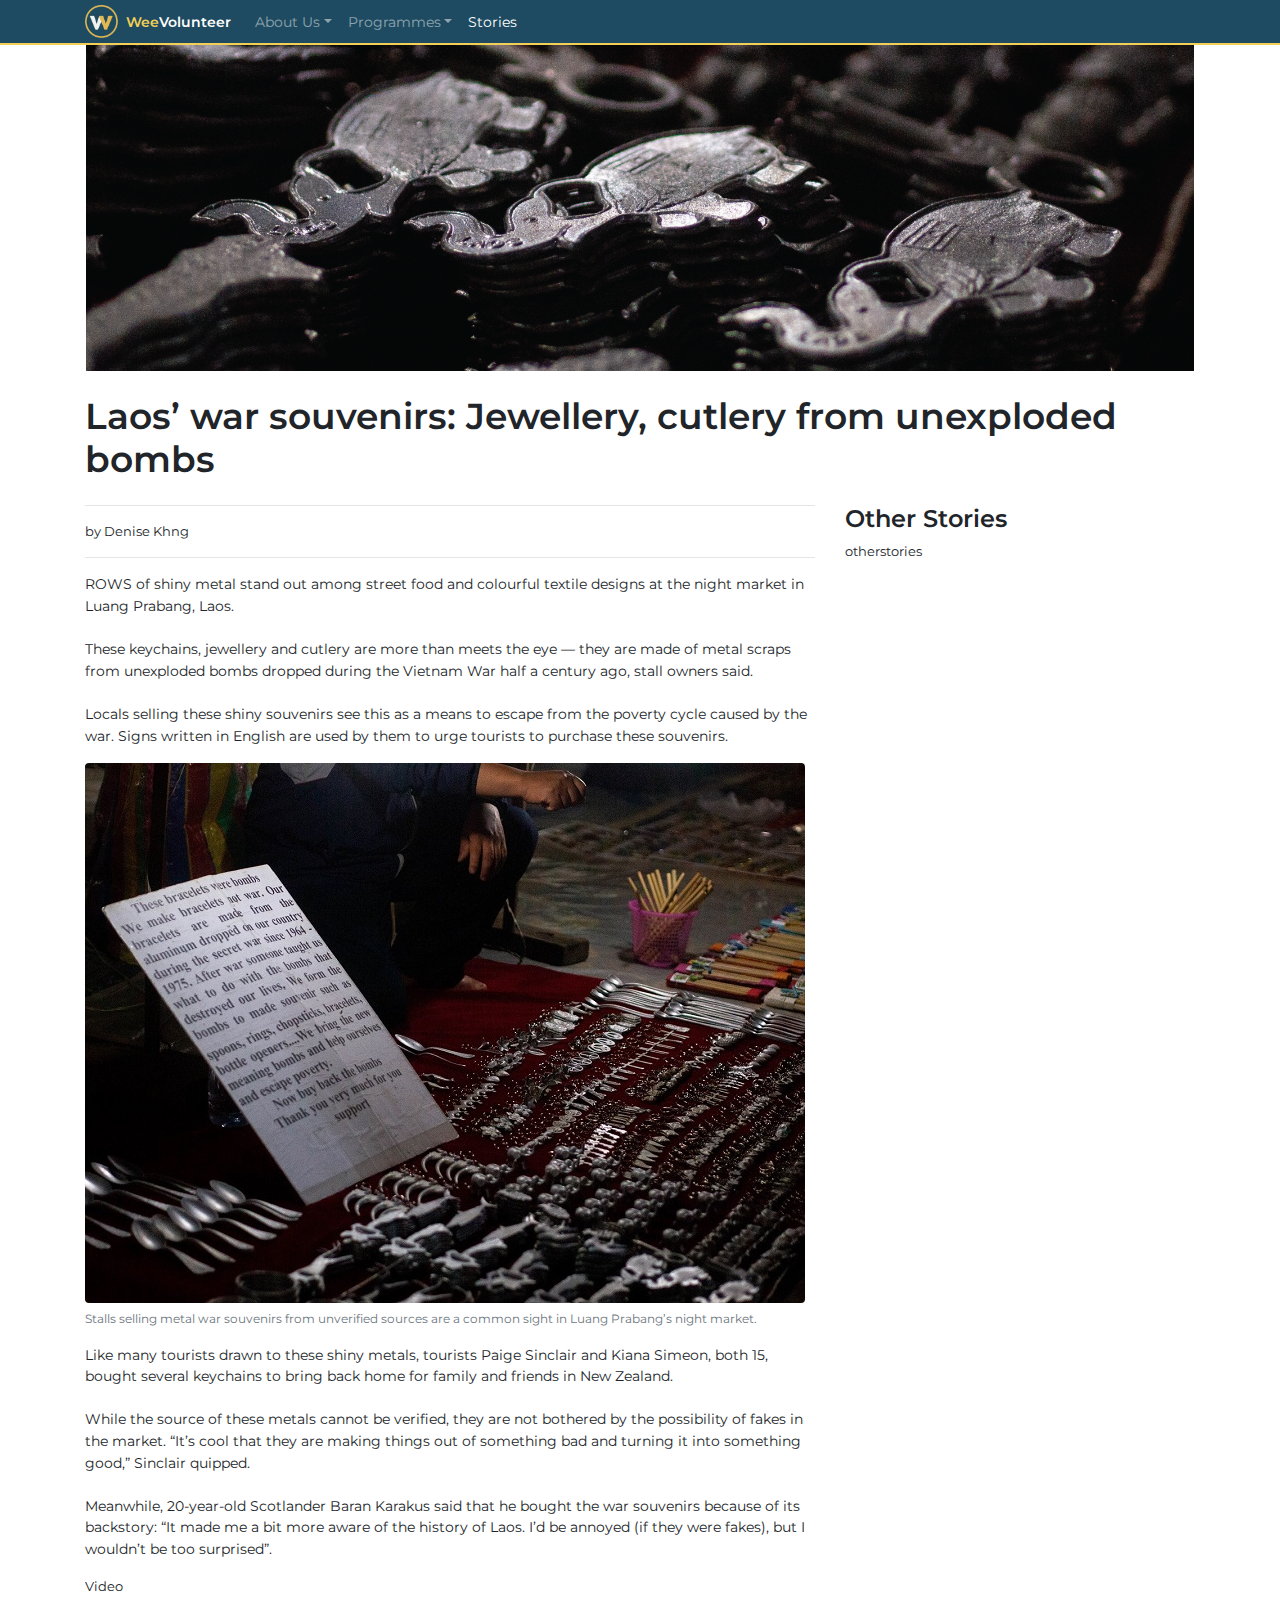
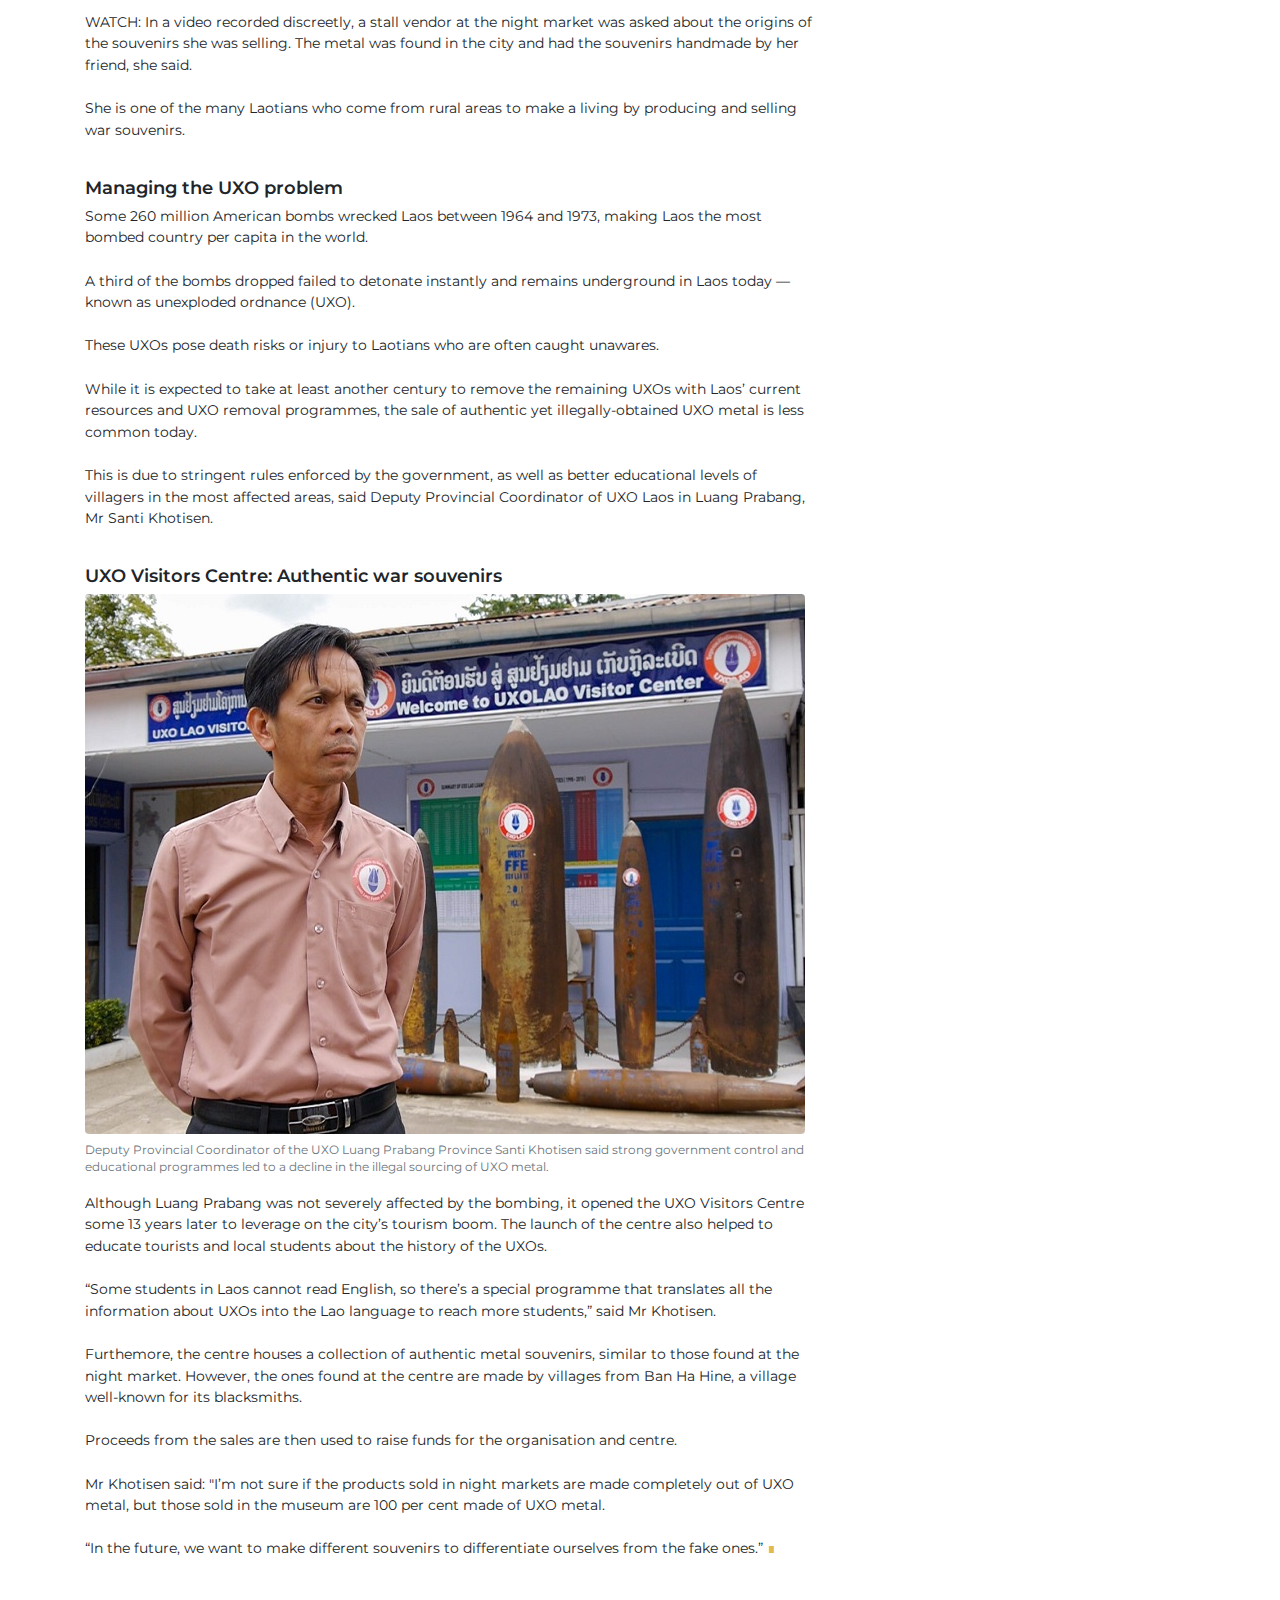
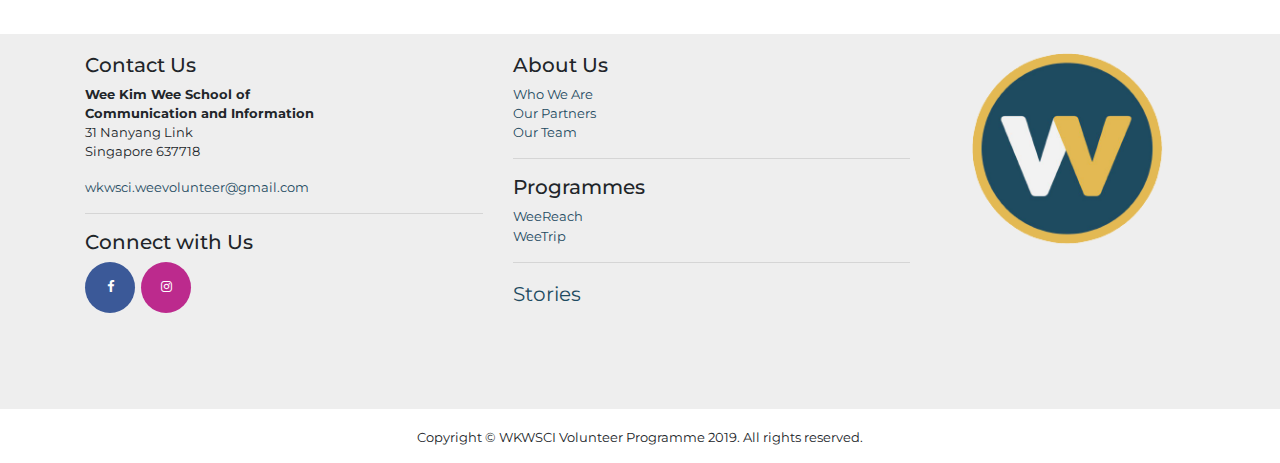
<file: stories/pilot.html>
<!DOCTYPE html>
<html lang="en"><!-- InstanceBegin template="/Templates/article.dwt" codeOutsideHTMLIsLocked="false" -->
  <head>
    <meta charset="utf-8">
    <meta http-equiv="X-UA-Compatible" content="IE=edge">
    <meta name="viewport" content="width=device-width, initial-scale=1">
    <!-- InstanceBeginEditable name="doctitle" -->
    <title>WeeVolunteer | Laos’ war souvenirs: Jewellery, cutlery from unexploded bombs</title>
    <!-- InstanceEndEditable -->
    <link rel="icon" type="image/png" href="../images/logo_16px.png">
    <link href="../css/bootstrap-4.0.0.css" rel="stylesheet">
    <link href="../css/custom.css" rel="stylesheet">
	<link href="https://fonts.googleapis.com/css?family=Montserrat:300,400,600" rel="stylesheet"> 
	<link href="https://cdnjs.cloudflare.com/ajax/libs/font-awesome/4.7.0/css/font-awesome.min.css" rel="stylesheet">
	<!-- InstanceBeginEditable name="preload" -->
    <!-- InstanceEndEditable -->
  </head>
  <body>
	<nav class="navbar navbar-expand-md navbar-dark fixed-top">
	  <div class="container">
	  <a class="navbar-brand" href="../index.html"><img src="../images/logo_200px.png" width="33" alt="WeeVolunteer"><span class="pl-2" style="font-size: 0.85rem; font-weight: 600"><span style="color: #f2cf56">Wee</span>Volunteer</span></a>
      <button class="navbar-toggler" type="button" data-toggle="collapse" data-target="#navbarSupportedContent" aria-controls="navbarSupportedContent" aria-expanded="false" aria-label="Toggle navigation">
      <span class="navbar-toggler-icon"></span>
      </button>
	<!-- InstanceBeginEditable name="navbar" -->
      <div class="collapse navbar-collapse" id="navbarSupportedContent">
        <ul class="navbar-nav mr-auto">
          <li class="nav-item dropdown">
            <a class="nav-link dropdown-toggle" href="../about-us.html" id="aboutUs" role="button" data-toggle="dropdown" aria-haspopup="true" aria-expanded="false">About Us</a>
            <div class="dropdown-menu" aria-labelledby="aboutUs">
              <a class="dropdown-item" href="../about-us.html">Who We Are</a>
              <a class="dropdown-item" href="../about-us.html#partners">Our Partners</a>
              <a class="dropdown-item" href="../about-us.html#team">Our Team</a>
            </div>
          </li>
          <li class="nav-item dropdown">
            <a class="nav-link dropdown-toggle" href="../programmes/weereach.html" id="programmes" role="button" data-toggle="dropdown" aria-haspopup="true" aria-expanded="false">Programmes</a>
            <div class="dropdown-menu" aria-labelledby="programmes">
              <a class="dropdown-item" href="../programmes/weereach.html">WeeReach</a>
              <a class="dropdown-item" href="../programmes/weetrip.html">WeeTrip</a>
            </div>
		  </li>
	      <li class="nav-item">
            <a class="nav-link active" href="../stories.html">Stories</a>
          </li>
        </ul>
      </div>
	  <!-- InstanceEndEditable -->
	  </div>
    </nav>
	
<div class="container pt-4 px-0 px-md-3"><!-- InstanceBeginEditable name="headerpic" -->
<picture class="d-block w-100">
  <source media="(min-width: 992px)" srcset="../images/stories/war-souvenirs/uxo-header.png">
  <source media="(min-width: 0px)" srcset="../images/stories/war-souvenirs/uxo-header-960w.png">
  <img src="../images/stories/war-souvenirs/uxo-header.png" alt="Laos’ war souvenirs: Jewellery, cutlery from unexploded bombs" style="width: 100%; height: auto;"> </picture>
<!-- InstanceEndEditable --></div>
  <div class="container">
	  <div class="row">
		  <div class="col-12 pt-4"><!-- InstanceBeginEditable name="title" -->
          <h1>Laos’ war souvenirs: Jewellery, cutlery from unexploded bombs</h1>
		  <!-- InstanceEndEditable --></div>
		  <div class="col-12 col-lg-8">
		    <article>
				  <hr>
				  <!-- InstanceBeginEditable name="byline" -->
                  <byline>by Denise Khng</byline>
				  <!-- InstanceEndEditable -->
				  <hr>
				  <!-- InstanceBeginEditable name="article" -->
				  <p>ROWS of shiny metal stand out among street food and colourful textile designs at the night market in Luang Prabang, Laos. <br>
				    <br>
				    These keychains, jewellery and cutlery are more than meets the eye — they are made of metal scraps from unexploded bombs dropped during the Vietnam War half a century ago, stall owners said. <br>
				    <br>
				    Locals selling these shiny souvenirs see this as a means to escape from the poverty cycle caused by the war. Signs written in English are used by them to urge tourists to purchase these souvenirs. </p>
                  <figure class="figure"> <img src="../images/stories/war-souvenirs/uxo-1.jpg" class="figure-img img-fluid rounded" alt="Stalls selling metal war souvenirs from unverified sources are a common sight in Luang Prabang’s night market.">
                    <figcaption class="figure-caption">Stalls selling metal war souvenirs from unverified sources are a common sight in Luang Prabang’s night market.</figcaption>
                  </figure>
                  <p> Like many tourists drawn to these shiny metals, tourists Paige Sinclair and Kiana Simeon, both 15, bought several keychains to bring back home for family and friends in New Zealand. <br>
                    <br>
                    While the source of these metals cannot be verified, they are not bothered by the possibility of fakes in the market.
                    “It’s cool that they are making things out of something bad and turning it into something good,” Sinclair quipped. <br>
                    <br>
                    Meanwhile, 20-year-old Scotlander Baran Karakus said that he bought the war souvenirs because of its backstory: “It made me a bit more aware of the history of Laos. I’d be annoyed (if they were fakes), but I wouldn’t be too surprised”. </p>
                  <figure> Video </figure>
                  <p> WATCH: In a video recorded discreetly, a stall vendor at the night market was asked about the origins of the souvenirs she was selling. The metal was found in the city and had the souvenirs handmade by her friend, she said. <br>
                    <br>
                    She is one of the many Laotians who come from rural areas to make a living by producing and selling war souvenirs. </p>
                  <br>
                  <h5>Managing the UXO problem</h5>
                  <p> Some 260 million American bombs wrecked Laos between 1964 and 1973, making Laos the most bombed country per capita in the world. <br>
                    <br>
                    A third of the bombs dropped failed to detonate instantly and remains underground in Laos today — known as unexploded ordnance (UXO). <br>
                    <br>
                    These UXOs pose death risks or injury to Laotians who are often caught unawares. <br>
                    <br>
                    While it is expected to take at least another century to remove the remaining UXOs with Laos’ current resources and UXO removal programmes, the sale of authentic yet illegally-obtained UXO metal is less common today. <br>
                    <br>
                    This is due to stringent rules enforced by the government, as well as better educational levels of villagers in the most affected areas, said Deputy Provincial Coordinator of UXO Laos in Luang Prabang, Mr Santi Khotisen. </p>
                  <br>
                  <h5>UXO Visitors Centre: Authentic war souvenirs</h5>
                  <figure class="figure"> <img src="../images/stories/war-souvenirs/uxo-2.jpg" class="figure-img img-fluid rounded" alt="Deputy Provincial Coordinator of the UXO Luang Prabang Province Santi Khotisen said strong government control and educational programmes led to a decline in the illegal sourcing of UXO metal.">
                    <figcaption class="figure-caption">Deputy Provincial Coordinator of the UXO Luang Prabang Province Santi Khotisen said strong government control and educational programmes led to a decline in the illegal sourcing of UXO metal.</figcaption>
                  </figure>
                  <p> Although Luang Prabang was not severely affected by the bombing, it opened the UXO Visitors Centre some 13 years later to leverage on the city’s tourism boom. The launch of the centre also helped to educate tourists and local students about the history of the UXOs. <br>
                    <br>
                    “Some students in Laos cannot read English, so there’s a special programme that translates all the information about UXOs into the Lao language to reach more students,” said Mr Khotisen. <br>
                    <br>
                    Furthemore, the centre houses a collection of authentic metal souvenirs, similar to those found at the night market. However, the ones found at the centre are made by villages from Ban Ha Hine, a village well-known for its blacksmiths. <br>
                    <br>
                    Proceeds from the sales are then used to raise funds for the organisation and centre. <br>
                    <br>
                    Mr Khotisen said: "I’m not sure if the products sold in night markets are made completely out of UXO metal, but those sold in the museum are 100 per cent made of UXO metal. <br>
                    <br>
                    “In the future, we want to make different souvenirs to differentiate ourselves from the fake ones.” <span style="color: #E3B953">&#8718;</span> </p>
				  <!-- InstanceEndEditable -->
			  </article>
		  </div>
	    <div class="col-12 col-lg-4 pt-3">
		  <h3>Other Stories</h3>
			  <!-- InstanceBeginEditable name="otherstories" -->otherstories<!-- InstanceEndEditable -->
		  </div>
    </div>
  </div>

	<br><br><br>
	<div style="background-color: #EEEEEE">
	  <br>
		<div class="container">
		  <div class="row">
			<div class="col-md-9 col-12">
			  <div class="row">
				<div class="col-md-6 col-12">
				  <h4>Contact Us</h4>
				  <address><strong>Wee Kim Wee School of <br>Communication and Information</strong>
					<br>31 Nanyang Link
					<br>Singapore 637718
					<br>
				  </address>
				  <address>
					<a href="mailto:wkwsci.weevolunteer@gmail.com">wkwsci.weevolunteer@gmail.com</a>
				  </address>
				  <hr>
				  <h4>Connect with Us</h4>
					<a href="https://www.facebook.com/wkwvolunteer/" class="fa fa-facebook"></a>&nbsp;
					<a href="https://instagram.com/wkwvolunteer/" class="fa fa-instagram"></a>
				  <hr class="d-block d-md-none">
				</div>
				<div class="col-md-6 col-12" id="footernav">
				  <h4>About Us</h4>
					<a href="../about-us.html">Who We Are</a>
					<br><a href="../about-us.html#partners">Our Partners</a>
					<br><a href="../about-us.html#team">Our Team</a>
				  <hr>
				  <h4>Programmes</h4>
					<a href="../programmes/weereach.html">WeeReach</a>
					<br><a href="../programmes/weetrip.html">WeeTrip</a>
				  <hr>
				  <a id="footer" href="../stories.html">Stories</a>
				</div>
			  </div>
			</div>
			<div class="col-md-3 d-none d-md-block mt-md-0 mt-2">
			  <div align="center">
				<img src="../images/logo_200px.png" width="75%" alt="WeeVolunteer">
			  </div>
			</div>
		  </div>
		</div><br>
		<div class="d-none d-md-block">
		  <br><br><br><br>
		</div>
	  </div>
    <footer class="text-center">
      <div class="container">
        <div class="row">
          <div class="col-12">
              <br>
			  <p>Copyright © WKWSCI Volunteer Programme 2019. All rights reserved.</p>
          </div>
        </div>
      </div>
    </footer>
    <!-- jQuery (necessary for Bootstrap's JavaScript plugins) -->
    <script src="../js/jquery-3.2.1.min.js"></script>
    <!-- Include all compiled plugins (below), or include individual files as needed -->
    <script src="../js/popper.min.js"></script>
    <script src="../js/bootstrap-4.0.0.js"></script>
</body>
<!-- InstanceEnd --></html>
</file>
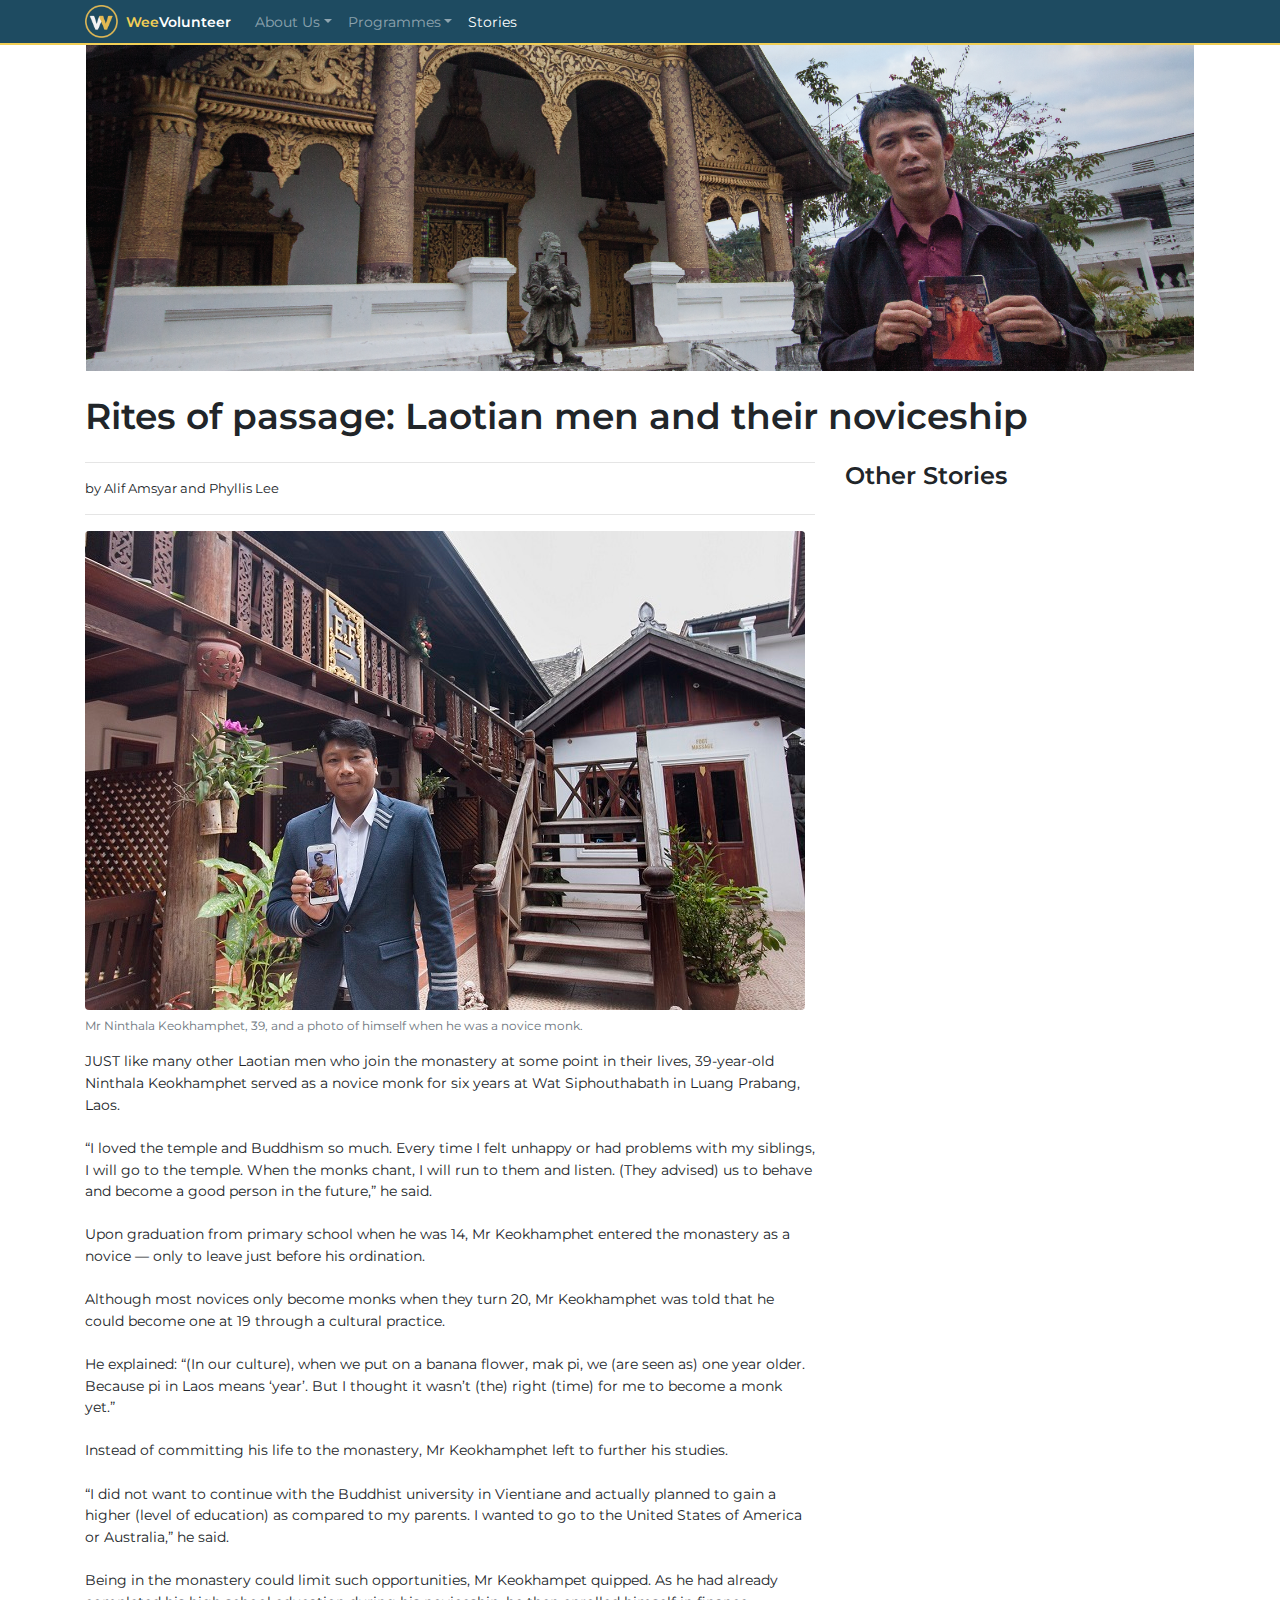
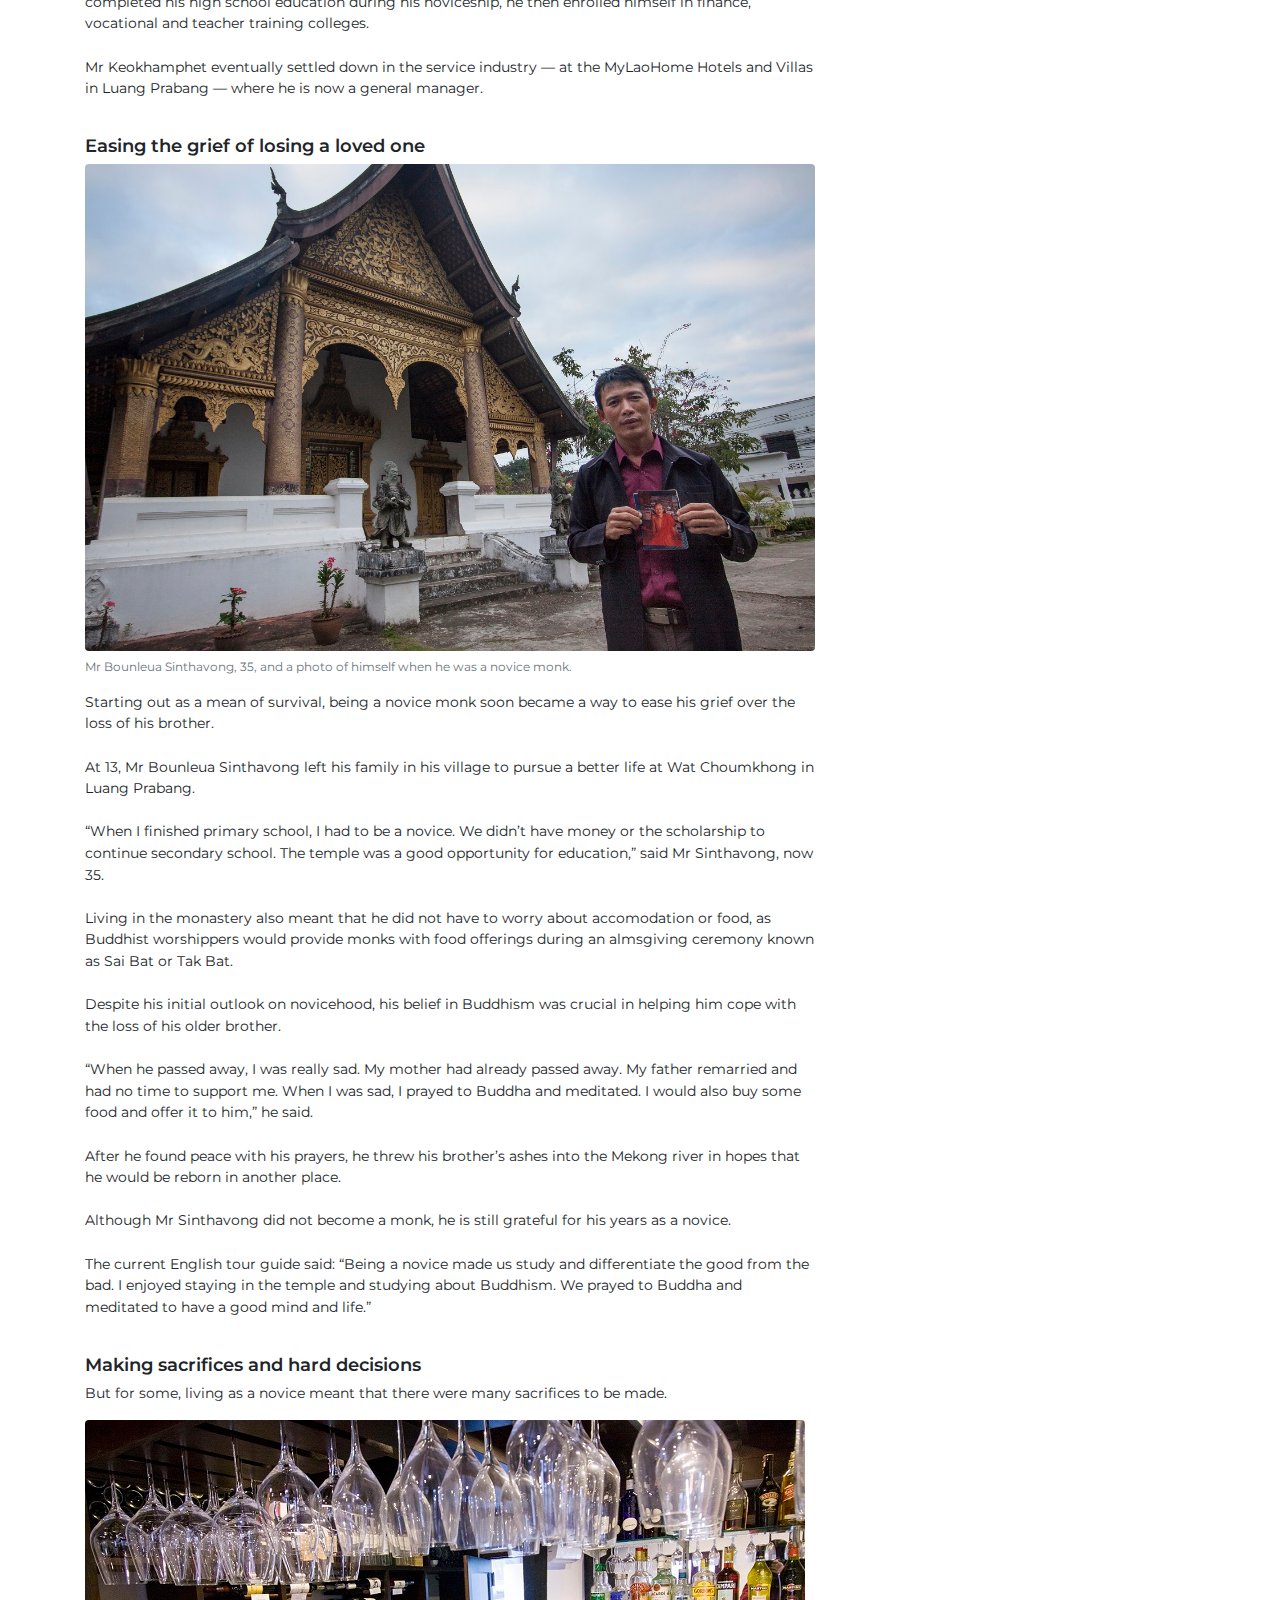
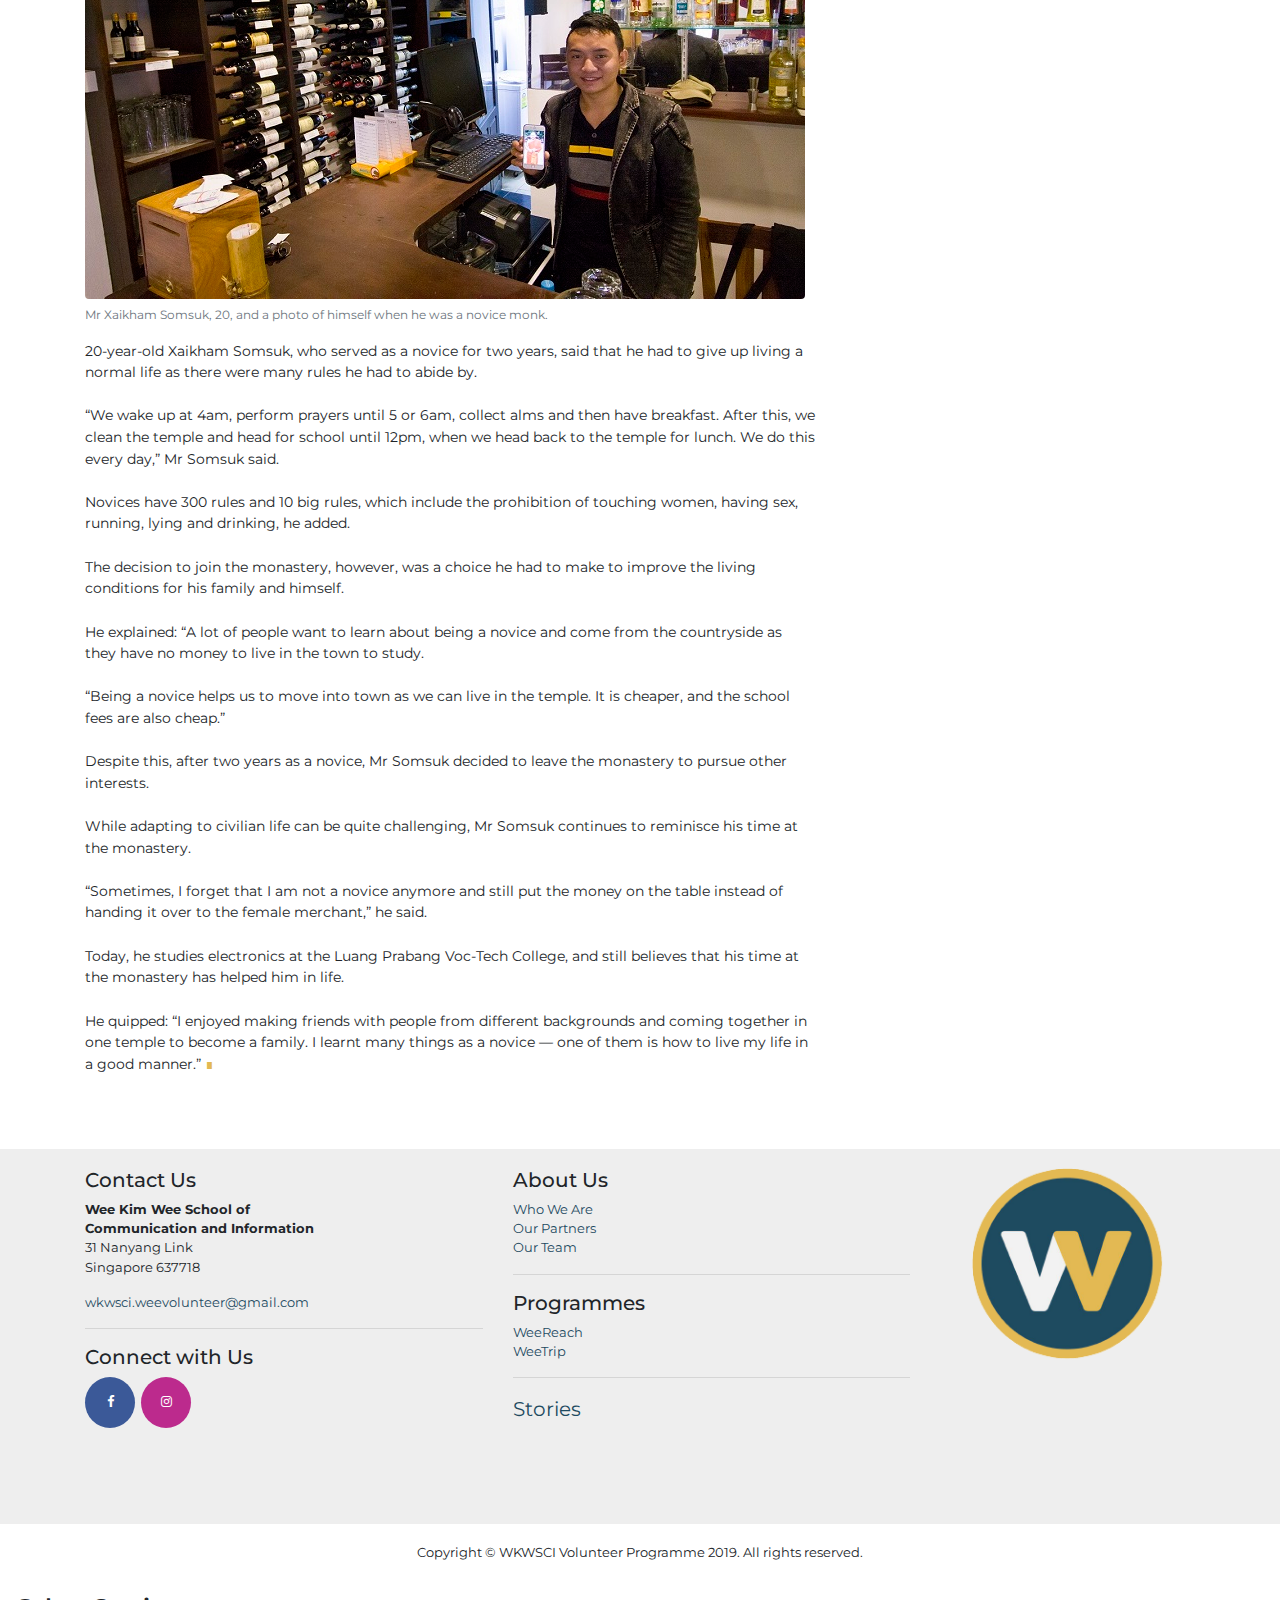
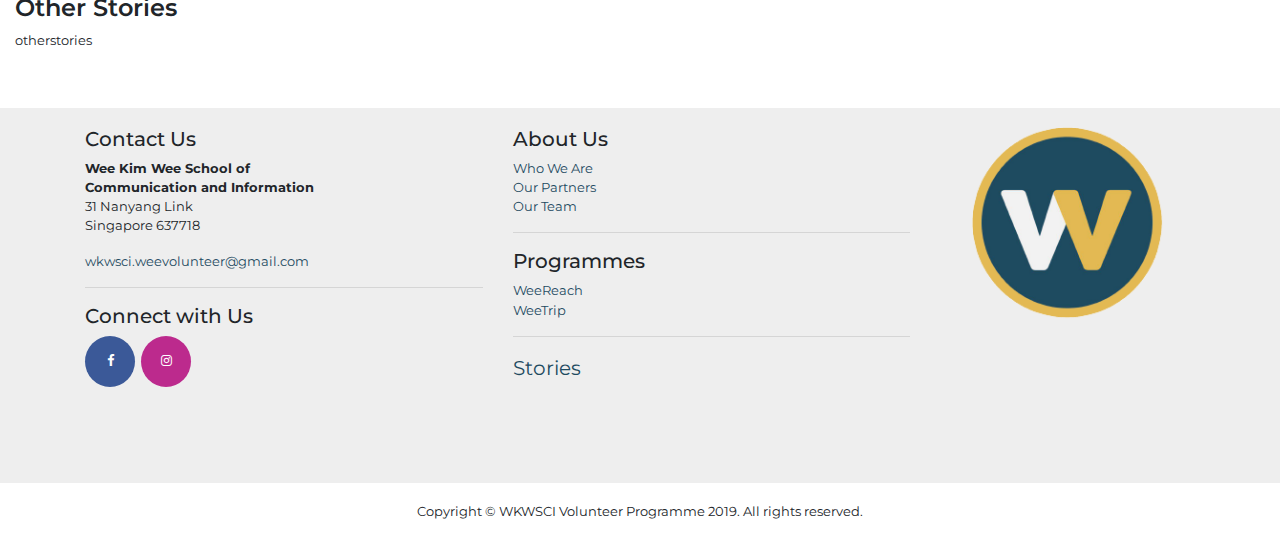
<file: stories/rites-of-passage.html>
<!DOCTYPE html>
<html lang="en"><!-- InstanceBegin template="/Templates/article.dwt" codeOutsideHTMLIsLocked="false" -->
  <head>
    <meta charset="utf-8">
    <meta http-equiv="X-UA-Compatible" content="IE=edge">
    <meta name="viewport" content="width=device-width, initial-scale=1">
    <!-- InstanceBeginEditable name="doctitle" -->
    <title>WeeVolunteer | Rites of passage: Laotian men and their noviceship</title>
    <!-- InstanceEndEditable -->
    <link rel="icon" type="image/png" href="../images/logo_16px.png">
    <link href="../css/bootstrap-4.0.0.css" rel="stylesheet">
    <link href="../css/custom.css" rel="stylesheet">
	<link href="https://fonts.googleapis.com/css?family=Montserrat:300,400,600" rel="stylesheet"> 
	<link href="https://cdnjs.cloudflare.com/ajax/libs/font-awesome/4.7.0/css/font-awesome.min.css" rel="stylesheet">
	<!-- InstanceBeginEditable name="preload" -->
    <!-- InstanceEndEditable -->
  </head>
  <body>
	<nav class="navbar navbar-expand-md navbar-dark fixed-top">
	  <div class="container">
	  <a class="navbar-brand" href="../index.html"><img src="../images/logo_200px.png" width="33" alt="WeeVolunteer"><span class="pl-2" style="font-size: 0.85rem; font-weight: 600"><span style="color: #f2cf56">Wee</span>Volunteer</span></a>
      <button class="navbar-toggler" type="button" data-toggle="collapse" data-target="#navbarSupportedContent" aria-controls="navbarSupportedContent" aria-expanded="false" aria-label="Toggle navigation">
      <span class="navbar-toggler-icon"></span>
      </button>
	<!-- InstanceBeginEditable name="navbar" -->
      <div class="collapse navbar-collapse" id="navbarSupportedContent">
        <ul class="navbar-nav mr-auto">
          <li class="nav-item dropdown">
            <a class="nav-link dropdown-toggle" href="../about-us.html" id="aboutUs" role="button" data-toggle="dropdown" aria-haspopup="true" aria-expanded="false">About Us</a>
            <div class="dropdown-menu" aria-labelledby="aboutUs">
              <a class="dropdown-item" href="../about-us.html">Who We Are</a>
              <a class="dropdown-item" href="../about-us.html#partners">Our Partners</a>
              <a class="dropdown-item" href="../about-us.html#team">Our Team</a>
            </div>
          </li>
          <li class="nav-item dropdown">
            <a class="nav-link dropdown-toggle" href="../programmes/weereach.html" id="programmes" role="button" data-toggle="dropdown" aria-haspopup="true" aria-expanded="false">Programmes</a>
            <div class="dropdown-menu" aria-labelledby="programmes">
              <a class="dropdown-item" href="../programmes/weereach.html">WeeReach</a>
              <a class="dropdown-item" href="../programmes/weetrip.html">WeeTrip</a>
            </div>
		  </li>
	      <li class="nav-item">
            <a class="nav-link active" href="../stories.html">Stories</a>
          </li>
        </ul>
      </div>
	  <!-- InstanceEndEditable -->
	  </div>
    </nav>
	
<div class="container pt-4 px-0 px-md-3"><!-- InstanceBeginEditable name="headerpic" -->
    <picture class="d-block w-100">
	  <source media="(min-width: 992px)" srcset="../images/stories/rites-of-passage/novice-header.png">
	  <source media="(min-width: 0px)" srcset="../images/stories/rites-of-passage/novice-header-960w.png">
	  <img src="../images/stories/rites-of-passage/novice-header.png" alt="Rites of Passage: Laotian men and their noviceship" style="width: 100%; height: auto;">
    </picture> 
<!-- InstanceEndEditable --></div>
  <div class="container">
	  <div class="row">
		  <div class="col-12 pt-4"><!-- InstanceBeginEditable name="title" -->
          <h1>Rites of passage: Laotian men and their noviceship</h1>
		  <!-- InstanceEndEditable --></div>
		  <div class="col-12 col-lg-8">
		    <article>
				  <hr>
				  <!-- InstanceBeginEditable name="byline" -->
                  <byline>by Alif Amsyar and Phyllis Lee</byline>
				  <!-- InstanceEndEditable -->
				  <hr>
				  <!-- InstanceBeginEditable name="article" -->
				  <figure class="figure">
				    <img src="../images/stories/rites-of-passage/ninthala-keokhamphet.jpg" class="figure-img img-fluid rounded" alt="Mr Ninthala Keokhamphet, 39, and a photo of himself when he was a novice monk.">
				    <figcaption class="figure-caption">Mr Ninthala Keokhamphet, 39, and a photo of himself when he was a novice monk.</figcaption>
				  </figure>
				  <p>JUST like many other Laotian men who join the monastery at some point in their lives, 39-year-old Ninthala Keokhamphet served as a novice monk for six years at Wat Siphouthabath in Luang Prabang, Laos.
					<br><br>“I loved the temple and Buddhism so much. Every time I felt unhappy or had problems with my siblings, I will go to the temple. When the monks chant, I will run to them and listen. (They advised) us to behave and become a good person in the future,” he said.
					<br><br>Upon graduation from primary school when he was 14, Mr Keokhamphet entered the monastery as a novice — only to leave just before his ordination.
					<br><br>Although most novices only become monks when they turn 20, Mr Keokhamphet was told that he could become one at 19 through a cultural practice.  
					<br><br>He explained: “(In our culture), when we put on a banana flower, mak pi, we (are seen as) one year older. Because pi in Laos means ‘year’. But I thought it wasn’t (the) right (time) for me to become a monk yet.”
					<br><br>Instead of committing his life to the monastery, Mr Keokhamphet left to further his studies.
					<br><br>“I did not want to continue with the Buddhist university in Vientiane and actually planned to gain a higher (level of education) as compared to my parents. I wanted to go to the United States of America or Australia,” he said.
					<br><br>Being in the monastery could limit such opportunities, Mr Keokhampet quipped. As he had already completed his high school education during his noviceship, he then enrolled himself in  finance, vocational and teacher training colleges. 
					<br><br>Mr Keokhamphet eventually settled down in the service industry — at the MyLaoHome Hotels and Villas in Luang Prabang — where he is now a general manager.
				  </p>
				  <br><h5>Easing the grief of losing a loved one</h5>
				  <figure class="figure">
				    <img src="../images/stories/rites-of-passage/bounleua-sinthavong.jpg" class="figure-img img-fluid rounded" alt="Mr Bounleua Sinthavong, 35, and a photo of himself when he was a novice monk.">
				    <figcaption class="figure-caption">Mr Bounleua Sinthavong, 35, and a photo of himself when he was a novice monk.</figcaption>
				  </figure>
				  <p>
					Starting out as a mean of survival, being a novice monk soon became a way to ease his grief over the loss of his brother. 
					<br><br>At 13, Mr Bounleua Sinthavong left his family in his village to pursue a better life at Wat Choumkhong in Luang Prabang.
					<br><br>“When I finished primary school, I had to be a novice. We didn’t have money or the scholarship to continue secondary school. The temple was a good opportunity for education,” said Mr Sinthavong, now 35.
					<br><br>Living in the monastery also meant that he did not have to worry about accomodation or food, as Buddhist worshippers would provide monks with food offerings during an almsgiving ceremony known as Sai Bat or Tak Bat.
					<br><br>Despite his initial outlook on novicehood, his belief in Buddhism was crucial in helping him cope with the loss of his older brother.
					<br><br>“When he passed away, I was really sad. My mother had already passed away. My father remarried and had no time to support me. When I was sad, I prayed to Buddha and meditated. I would also buy some food and offer it to him,” he said.
					<br><br>After he found peace with his prayers, he threw his brother’s ashes into the Mekong river in hopes that he would be reborn in another place.
					<br><br>Although Mr Sinthavong did not become a monk, he is still grateful for his years as a novice. 
					<br><br>The current English tour guide said: “Being a novice made us study and differentiate the good from the bad. I enjoyed staying in the temple and studying about Buddhism. We prayed to Buddha and meditated to have a good mind and life.”
				  </p>
				  <br><h5>Making sacrifices and hard decisions</h5> 
				  <p>But for some, living as a novice meant that there were many sacrifices to be made. 
				  </p>
				  <figure class="figure">
				    <img src="../images/stories/rites-of-passage/xaikham-somsuk.jpg" class="figure-img img-fluid rounded" alt="Mr Xaikham Somsuk, 20, and a photo of himself when he was a novice monk.">
				    <figcaption class="figure-caption">Mr Xaikham Somsuk, 20, and a photo of himself when he was a novice monk.</figcaption>
				  </figure>
				  <p>
					20-year-old Xaikham Somsuk, who served as a novice for two years, said that he had to give up living a normal life as there were many rules he had to abide by. 
					<br><br>“We wake up at 4am, perform prayers until 5 or 6am, collect alms and then have breakfast. After this, we clean the temple and head for school until 12pm, when we head back to the temple for lunch. We do this every day,” Mr Somsuk said. 
					<br><br>Novices have 300 rules and 10 big rules, which include the prohibition of touching women, having sex, running, lying and drinking, he added.
					<br><br>The decision to join the monastery, however, was a choice he had to make to improve the living conditions for his family and himself. 
					<br><br>He explained: “A lot of people want to learn about being a novice and come from the countryside as they have no money to live in the town to study. 
					<br><br>“Being a novice helps us to move into town as we can live in the temple. It is cheaper, and the school fees are also cheap.”
					<br><br>Despite this, after two years as a novice, Mr Somsuk decided to leave the monastery to pursue other interests. 
					<br><br>While adapting to civilian life can be quite challenging, Mr Somsuk continues to reminisce his time at the monastery.
					<br><br>“Sometimes, I forget that I am not a novice anymore and still put the money on the table instead of handing it over to the female merchant,” he said. 
					<br><br>Today, he studies electronics at the Luang Prabang Voc-Tech College, and still believes that his time at the monastery has helped him in life. 
					<br><br>He quipped: “I enjoyed making friends with people from different backgrounds and coming together in one temple to become a family. I learnt many things as a novice — one of them is how to live my life in a good manner.” <span style="color: #E3B953">&#8718;</span>
				  </p>
			  </article>
		  </div>
		  <div class="col-12 col-lg-4 pt-3">
			  <h3>Other Stories</h3>
		  </div>
	  </div>
  </div>
  <br><br><br>
	<div style="background-color: #EEEEEE">
	  <br>
		<div class="container">
		  <div class="row">
			<div class="col-md-9 col-12">
			  <div class="row">
				<div class="col-md-6 col-12">
				  <h4>Contact Us</h4>
				  <address><strong>Wee Kim Wee School of <br>Communication and Information</strong>
					<br>31 Nanyang Link
					<br>Singapore 637718
					<br>
				  </address>
				  <address>
					<a href="mailto:wkwsci.weevolunteer@gmail.com">wkwsci.weevolunteer@gmail.com</a>
				  </address>
				  <hr>
				  <h4>Connect with Us</h4>
					<a href="https://www.facebook.com/wkwvolunteer/" class="fa fa-facebook"></a>&nbsp;
					<a href="https://instagram.com/wkwvolunteer/" class="fa fa-instagram"></a>
				  <hr class="d-block d-md-none">
				</div>
				<div class="col-md-6 col-12" id="footernav">
				  <h4>About Us</h4>
					<a href="../about-us.html">Who We Are</a>
					<br><a href="../about-us.html#partners">Our Partners</a>
					<br><a href="../about-us.html#team">Our Team</a>
				  <hr>
				  <h4>Programmes</h4>
					<a href="../programmes/weereach.html">WeeReach</a>
					<br><a href="../programmes/weetrip.html">WeeTrip</a>
				  <hr>
				  <a id="footer" href="../stories.html">Stories</a>
				</div>
			  </div>
			</div>
			<div class="col-md-3 d-none d-md-block mt-md-0 mt-2">
			  <div align="center">
				<img src="../images/logo_200px.png" width="75%" alt="WeeVolunteer">
			  </div>
			</div>
		  </div>
		</div><br>
		<div class="d-none d-md-block">
		  <br><br><br><br>
		</div>
	  </div>
    <footer class="text-center">
      <div class="container">
        <div class="row">
          <div class="col-12">
              <br>
			  <p>Copyright © WKWSCI Volunteer Programme 2019. All rights reserved.</p>
          </div>
        </div>
      </div>
    </footer>
    <!-- jQuery (necessary for Bootstrap's JavaScript plugins) -->
    <script src="../js/jquery-3.2.1.min.js"></script>
    <!-- Include all compiled plugins (below), or include individual files as needed -->
    <script src="../js/popper.min.js"></script>
    <script src="../js/bootstrap-4.0.0.js"></script>
<!-- InstanceEndEditable -->
			  </article>
		  </div>
	    <div class="col-12 col-lg-4 pt-3">
		  <h3>Other Stories</h3>
			  <!-- InstanceBeginEditable name="otherstories" -->otherstories<!-- InstanceEndEditable -->
		  </div>
    </div>
  </div>

	<br><br><br>
	<div style="background-color: #EEEEEE">
	  <br>
		<div class="container">
		  <div class="row">
			<div class="col-md-9 col-12">
			  <div class="row">
				<div class="col-md-6 col-12">
				  <h4>Contact Us</h4>
				  <address><strong>Wee Kim Wee School of <br>Communication and Information</strong>
					<br>31 Nanyang Link
					<br>Singapore 637718
					<br>
				  </address>
				  <address>
					<a href="mailto:wkwsci.weevolunteer@gmail.com">wkwsci.weevolunteer@gmail.com</a>
				  </address>
				  <hr>
				  <h4>Connect with Us</h4>
					<a href="https://www.facebook.com/wkwvolunteer/" class="fa fa-facebook"></a>&nbsp;
					<a href="https://instagram.com/wkwvolunteer/" class="fa fa-instagram"></a>
				  <hr class="d-block d-md-none">
				</div>
				<div class="col-md-6 col-12" id="footernav">
				  <h4>About Us</h4>
					<a href="../about-us.html">Who We Are</a>
					<br><a href="../about-us.html#partners">Our Partners</a>
					<br><a href="../about-us.html#team">Our Team</a>
				  <hr>
				  <h4>Programmes</h4>
					<a href="../programmes/weereach.html">WeeReach</a>
					<br><a href="../programmes/weetrip.html">WeeTrip</a>
				  <hr>
				  <a id="footer" href="../stories.html">Stories</a>
				</div>
			  </div>
			</div>
			<div class="col-md-3 d-none d-md-block mt-md-0 mt-2">
			  <div align="center">
				<img src="../images/logo_200px.png" width="75%" alt="WeeVolunteer">
			  </div>
			</div>
		  </div>
		</div><br>
		<div class="d-none d-md-block">
		  <br><br><br><br>
		</div>
	  </div>
    <footer class="text-center">
      <div class="container">
        <div class="row">
          <div class="col-12">
              <br>
			  <p>Copyright © WKWSCI Volunteer Programme 2019. All rights reserved.</p>
          </div>
        </div>
      </div>
    </footer>
    <!-- jQuery (necessary for Bootstrap's JavaScript plugins) -->
    <script src="../js/jquery-3.2.1.min.js"></script>
    <!-- Include all compiled plugins (below), or include individual files as needed -->
    <script src="../js/popper.min.js"></script>
    <script src="../js/bootstrap-4.0.0.js"></script>
</body>
<!-- InstanceEnd --></html>
</file>
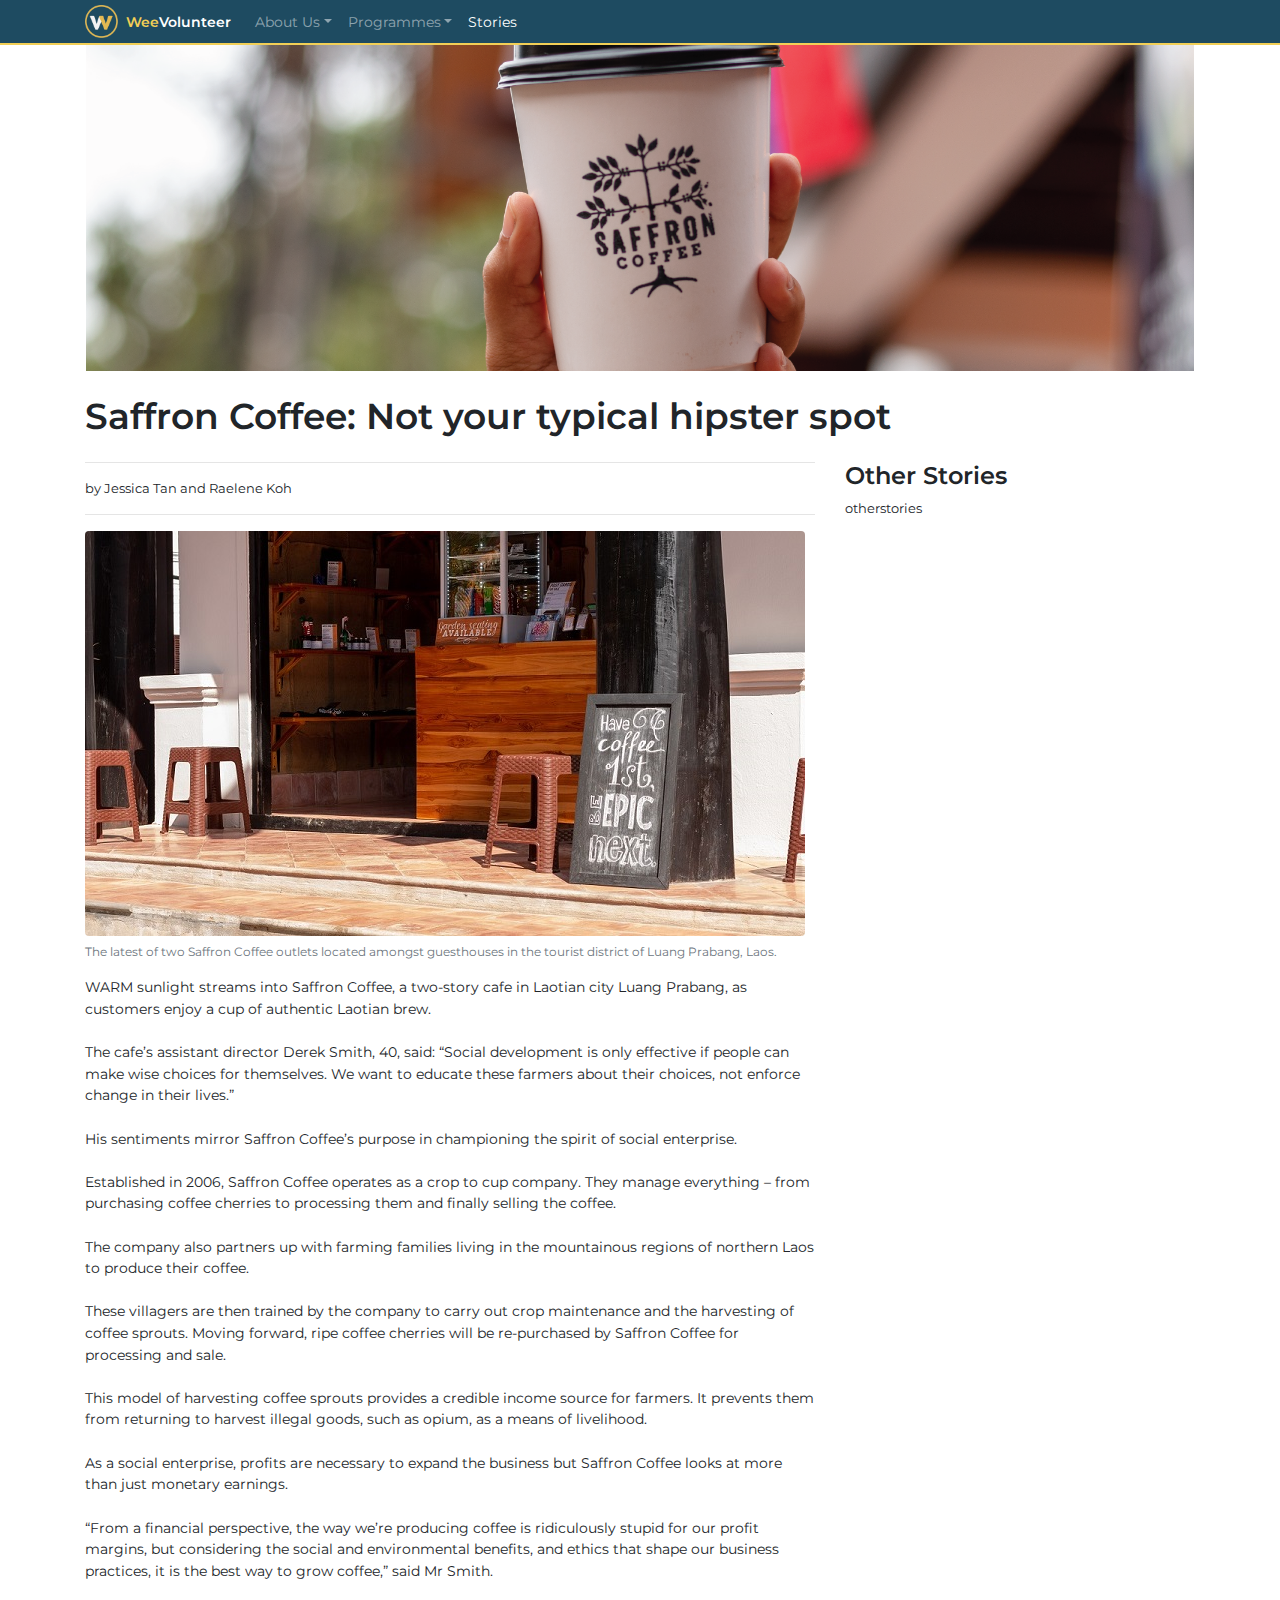
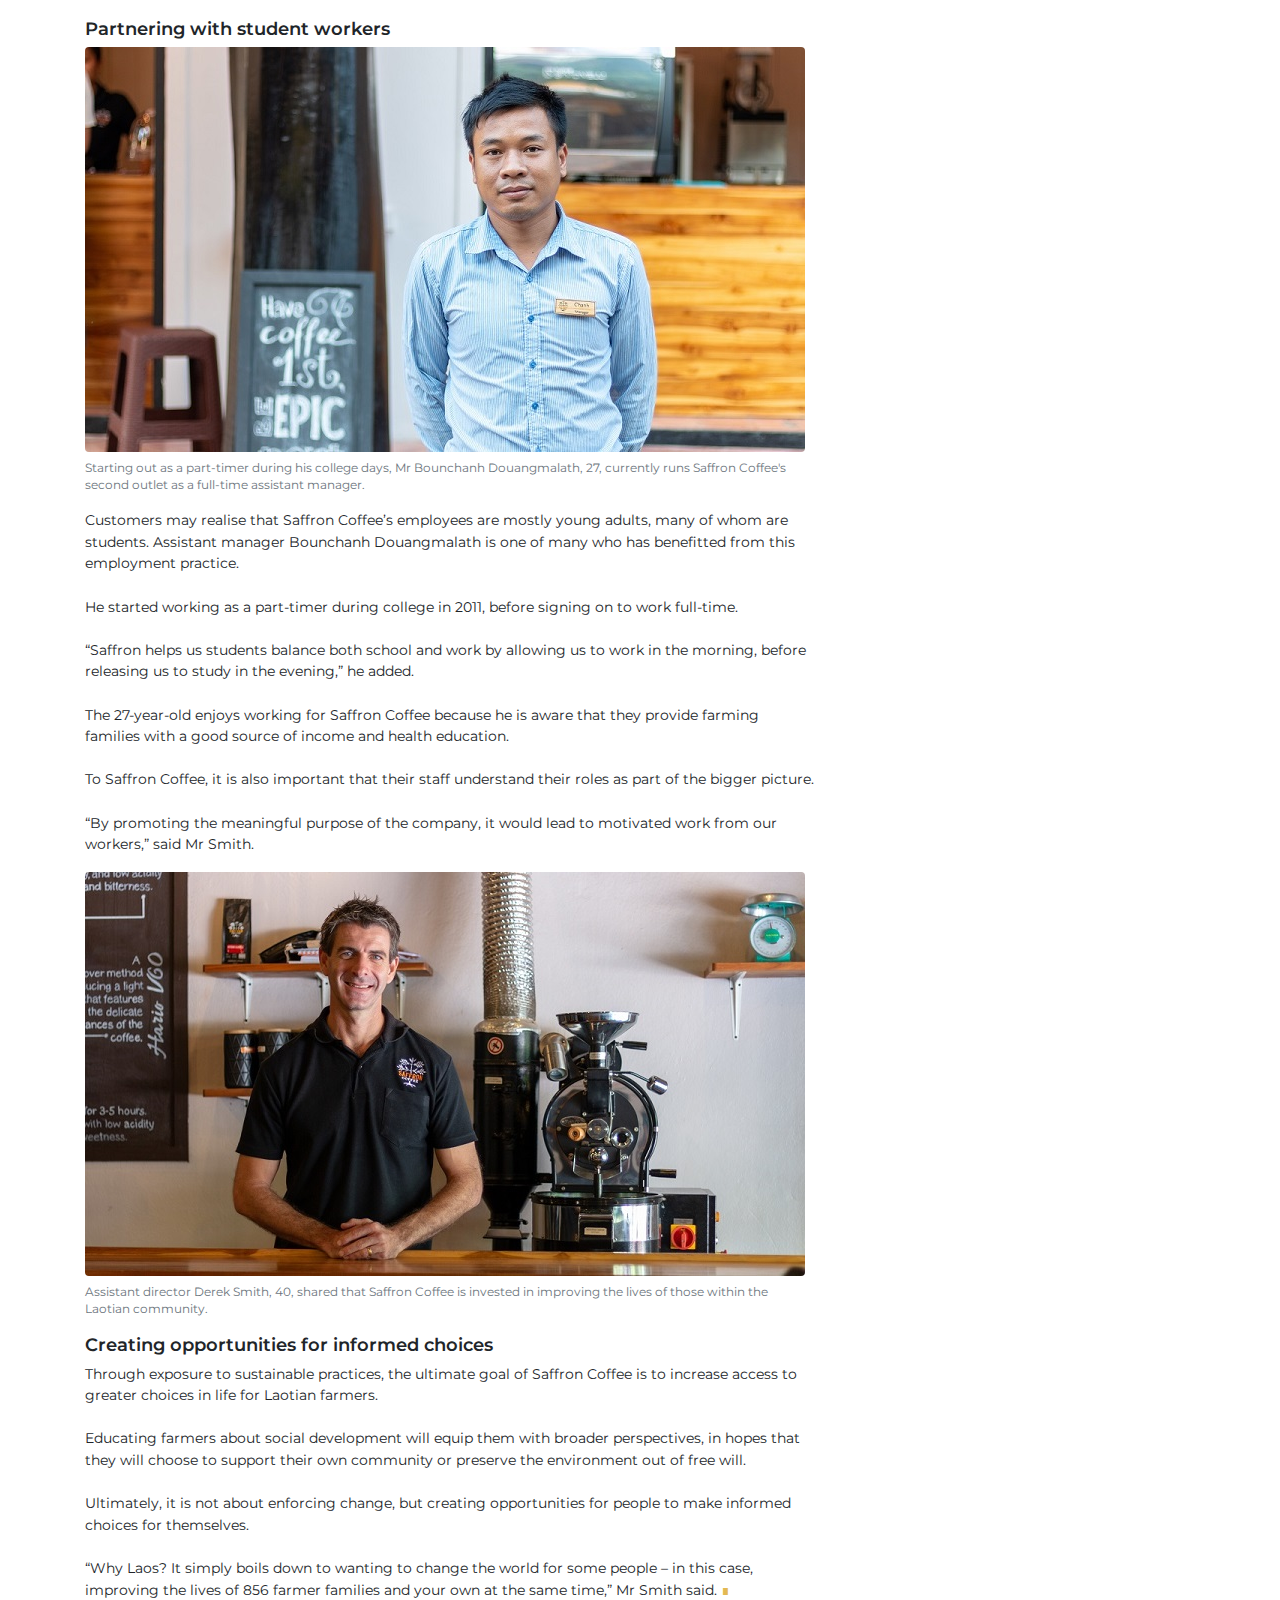
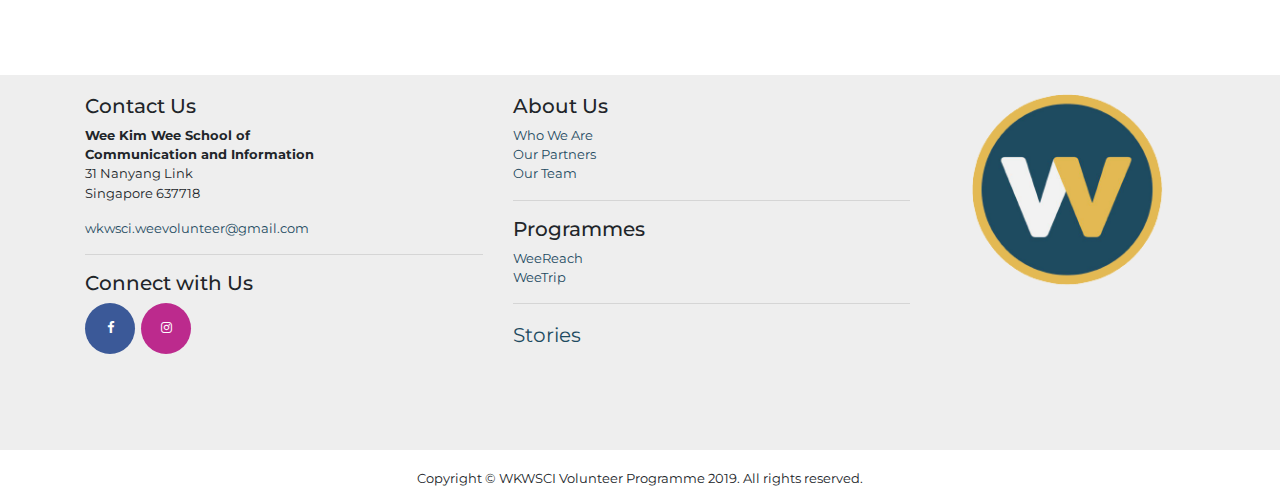
<file: stories/saffron-coffee.html>
<!DOCTYPE html>
<html lang="en"><!-- InstanceBegin template="/Templates/article.dwt" codeOutsideHTMLIsLocked="false" -->
  <head>
    <meta charset="utf-8">
    <meta http-equiv="X-UA-Compatible" content="IE=edge">
    <meta name="viewport" content="width=device-width, initial-scale=1">
    <!-- InstanceBeginEditable name="doctitle" -->
    <title>WeeVolunteer | Saffron Coffee: Not your typical hipster spot</title>
    <!-- InstanceEndEditable -->
    <link rel="icon" type="image/png" href="../images/logo_16px.png">
    <link href="../css/bootstrap-4.0.0.css" rel="stylesheet">
    <link href="../css/custom.css" rel="stylesheet">
	<link href="https://fonts.googleapis.com/css?family=Montserrat:300,400,600" rel="stylesheet"> 
	<link href="https://cdnjs.cloudflare.com/ajax/libs/font-awesome/4.7.0/css/font-awesome.min.css" rel="stylesheet">
	<!-- InstanceBeginEditable name="preload" -->
    <!-- InstanceEndEditable -->
  </head>
  <body>
	<nav class="navbar navbar-expand-md navbar-dark fixed-top">
	  <div class="container">
	  <a class="navbar-brand" href="../index.html"><img src="../images/logo_200px.png" width="33" alt="WeeVolunteer"><span class="pl-2" style="font-size: 0.85rem; font-weight: 600"><span style="color: #f2cf56">Wee</span>Volunteer</span></a>
      <button class="navbar-toggler" type="button" data-toggle="collapse" data-target="#navbarSupportedContent" aria-controls="navbarSupportedContent" aria-expanded="false" aria-label="Toggle navigation">
      <span class="navbar-toggler-icon"></span>
      </button>
	<!-- InstanceBeginEditable name="navbar" -->
      <div class="collapse navbar-collapse" id="navbarSupportedContent">
        <ul class="navbar-nav mr-auto">
          <li class="nav-item dropdown">
            <a class="nav-link dropdown-toggle" href="../about-us.html" id="aboutUs" role="button" data-toggle="dropdown" aria-haspopup="true" aria-expanded="false">About Us</a>
            <div class="dropdown-menu" aria-labelledby="aboutUs">
              <a class="dropdown-item" href="../about-us.html">Who We Are</a>
              <a class="dropdown-item" href="../about-us.html#partners">Our Partners</a>
              <a class="dropdown-item" href="../about-us.html#team">Our Team</a>
            </div>
          </li>
          <li class="nav-item dropdown">
            <a class="nav-link dropdown-toggle" href="../programmes/weereach.html" id="programmes" role="button" data-toggle="dropdown" aria-haspopup="true" aria-expanded="false">Programmes</a>
            <div class="dropdown-menu" aria-labelledby="programmes">
              <a class="dropdown-item" href="../programmes/weereach.html">WeeReach</a>
              <a class="dropdown-item" href="../programmes/weetrip.html">WeeTrip</a>
            </div>
		  </li>
	      <li class="nav-item">
            <a class="nav-link active" href="../stories.html">Stories</a>
          </li>
        </ul>
      </div>
	  <!-- InstanceEndEditable -->
	  </div>
    </nav>
	
<div class="container pt-4 px-0 px-md-3"><!-- InstanceBeginEditable name="headerpic" -->
    <picture class="d-block w-100">
	  <source media="(min-width: 992px)" srcset="../images/stories/saffron-coffee/saffron-header.png">
	  <source media="(min-width: 0px)" srcset="../images/stories/saffron-coffee/saffron-header-960w.png">
	  <img src="../images/stories/saffron-coffee/saffron-header.png" alt="Saffron Coffee: Not your typical hipster spot" style="width: 100%; height: auto;">
    </picture> 
<!-- InstanceEndEditable --></div>
  <div class="container">
	  <div class="row">
		  <div class="col-12 pt-4"><!-- InstanceBeginEditable name="title" -->
          <h1>Saffron Coffee: Not your typical hipster spot</h1>
		  <!-- InstanceEndEditable --></div>
		  <div class="col-12 col-lg-8">
		    <article>
				  <hr>
				  <!-- InstanceBeginEditable name="byline" -->
                  <byline>by Jessica Tan and Raelene Koh</byline>
				  <!-- InstanceEndEditable -->
				  <hr>
				  <!-- InstanceBeginEditable name="article" -->
				  <figure class="figure">
				    <img src="../images/stories/saffron-coffee/saffron-1.jpg" class="figure-img img-fluid rounded" alt="The latest of two Saffron Coffee outlets located amongst guesthouses in the tourist district of Luang Prabang, Laos.">
				    <figcaption class="figure-caption">The latest of two Saffron Coffee outlets located amongst guesthouses in the tourist district of Luang Prabang, Laos.</figcaption>
				  </figure>
				  <p>
					WARM sunlight streams into Saffron Coffee, a two-story cafe in Laotian city Luang Prabang, as customers enjoy a cup of authentic Laotian brew.
					<br><br>The cafe’s assistant director Derek Smith, 40, said: “Social development is only effective if people can make wise choices for themselves. We want to educate these farmers about their choices, not enforce change in their lives.”
					<br><br>His sentiments mirror Saffron Coffee’s purpose in championing the spirit of social enterprise. 
					<br><br>Established in 2006, Saffron Coffee operates as a crop to cup company. They manage everything – from purchasing coffee cherries to processing them and finally selling the coffee.
					<br><br>The company also partners up with farming families living in the mountainous regions of northern Laos to produce their coffee.
					<br><br>These villagers are then trained by the company to carry out crop maintenance and the harvesting of coffee sprouts. Moving forward, ripe coffee cherries will be re-purchased by Saffron Coffee for processing and sale.
					<br><br>This model of harvesting coffee sprouts provides a credible income source for farmers. It prevents them from returning to harvest illegal goods, such as opium, as a means of livelihood.
					<br><br>As a social enterprise, profits are necessary to expand the business but Saffron Coffee looks at more than just monetary earnings.
					<br><br>“From a financial perspective, the way we’re producing coffee is ridiculously stupid for our profit margins, but considering the social and environmental benefits, and ethics that shape our business practices, it is the best way to grow coffee,” said Mr Smith.
				  </p>
				  <br><h5>Partnering with student workers</h5>
				  <figure class="figure">
				    <img src="../images/stories/saffron-coffee/saffron-2.jpg" class="figure-img img-fluid rounded" alt="Starting out as a part-timer during his college days, Mr Bounchanh Douangmalath, 27, currently runs Saffron Coffee's second outlet as a full-time assistant manager.">
				    <figcaption class="figure-caption">Starting out as a part-timer during his college days, Mr Bounchanh Douangmalath, 27, currently runs Saffron Coffee's second outlet as a full-time assistant manager.</figcaption>
				  </figure>
				  <p>
					Customers may realise that Saffron Coffee’s employees are mostly young adults, many of whom are students. Assistant manager Bounchanh Douangmalath is one of many who has benefitted from this employment practice.
					<br><br>He started working as a part-timer during college in 2011, before signing on to work full-time.
					<br><br>“Saffron helps us students balance both school and work by allowing us to work in the morning, before releasing us to study in the evening,” he added.
					<br><br>The 27-year-old enjoys working for Saffron Coffee because he is aware that they provide farming families with a good source of income and health education.
					<br><br>To Saffron Coffee, it is also important that their staff understand their roles as part of the bigger picture.
					<br><br>“By promoting the meaningful purpose of the company, it would lead to motivated work from our workers,” said Mr Smith. 
				  </p>
				  <figure class="figure">
				    <img src="../images/stories/saffron-coffee/saffron-3.jpg" class="figure-img img-fluid rounded" alt="TAssistant director Derek Smith, 40, shared that Saffron Coffee is invested in improving the lives of those within the Laotian community.">
				    <figcaption class="figure-caption">Assistant director Derek Smith, 40, shared that Saffron Coffee is invested in improving the lives of those within the Laotian community.</figcaption>
				  </figure>
				  <br><h5>Creating opportunities for informed choices </h5>
				  <p>
					Through exposure to sustainable practices, the ultimate goal of Saffron Coffee is to increase access to greater choices in life for Laotian farmers. 
					<br><br>Educating farmers about social development will equip them with broader perspectives, in hopes that they will choose to support their own community or preserve the environment out of free will.
					<br><br>Ultimately, it is not about enforcing change, but creating opportunities for people to make informed choices for themselves.
					<br><br>“Why Laos? It simply boils down to wanting to change the world for some people – in this case, improving the lives of 856 farmer families and your own at the same time,” Mr Smith said. <span style="color: #E3B953">&#8718;</span>
				  </p>
<!-- InstanceEndEditable -->
			  </article>
		  </div>
	    <div class="col-12 col-lg-4 pt-3">
		  <h3>Other Stories</h3>
			  <!-- InstanceBeginEditable name="otherstories" -->otherstories<!-- InstanceEndEditable -->
		  </div>
    </div>
  </div>

	<br><br><br>
	<div style="background-color: #EEEEEE">
	  <br>
		<div class="container">
		  <div class="row">
			<div class="col-md-9 col-12">
			  <div class="row">
				<div class="col-md-6 col-12">
				  <h4>Contact Us</h4>
				  <address><strong>Wee Kim Wee School of <br>Communication and Information</strong>
					<br>31 Nanyang Link
					<br>Singapore 637718
					<br>
				  </address>
				  <address>
					<a href="mailto:wkwsci.weevolunteer@gmail.com">wkwsci.weevolunteer@gmail.com</a>
				  </address>
				  <hr>
				  <h4>Connect with Us</h4>
					<a href="https://www.facebook.com/wkwvolunteer/" class="fa fa-facebook"></a>&nbsp;
					<a href="https://instagram.com/wkwvolunteer/" class="fa fa-instagram"></a>
				  <hr class="d-block d-md-none">
				</div>
				<div class="col-md-6 col-12" id="footernav">
				  <h4>About Us</h4>
					<a href="../about-us.html">Who We Are</a>
					<br><a href="../about-us.html#partners">Our Partners</a>
					<br><a href="../about-us.html#team">Our Team</a>
				  <hr>
				  <h4>Programmes</h4>
					<a href="../programmes/weereach.html">WeeReach</a>
					<br><a href="../programmes/weetrip.html">WeeTrip</a>
				  <hr>
				  <a id="footer" href="../stories.html">Stories</a>
				</div>
			  </div>
			</div>
			<div class="col-md-3 d-none d-md-block mt-md-0 mt-2">
			  <div align="center">
				<img src="../images/logo_200px.png" width="75%" alt="WeeVolunteer">
			  </div>
			</div>
		  </div>
		</div><br>
		<div class="d-none d-md-block">
		  <br><br><br><br>
		</div>
	  </div>
    <footer class="text-center">
      <div class="container">
        <div class="row">
          <div class="col-12">
              <br>
			  <p>Copyright © WKWSCI Volunteer Programme 2019. All rights reserved.</p>
          </div>
        </div>
      </div>
    </footer>
    <!-- jQuery (necessary for Bootstrap's JavaScript plugins) -->
    <script src="../js/jquery-3.2.1.min.js"></script>
    <!-- Include all compiled plugins (below), or include individual files as needed -->
    <script src="../js/popper.min.js"></script>
    <script src="../js/bootstrap-4.0.0.js"></script>
</body>
<!-- InstanceEnd --></html>
</file>
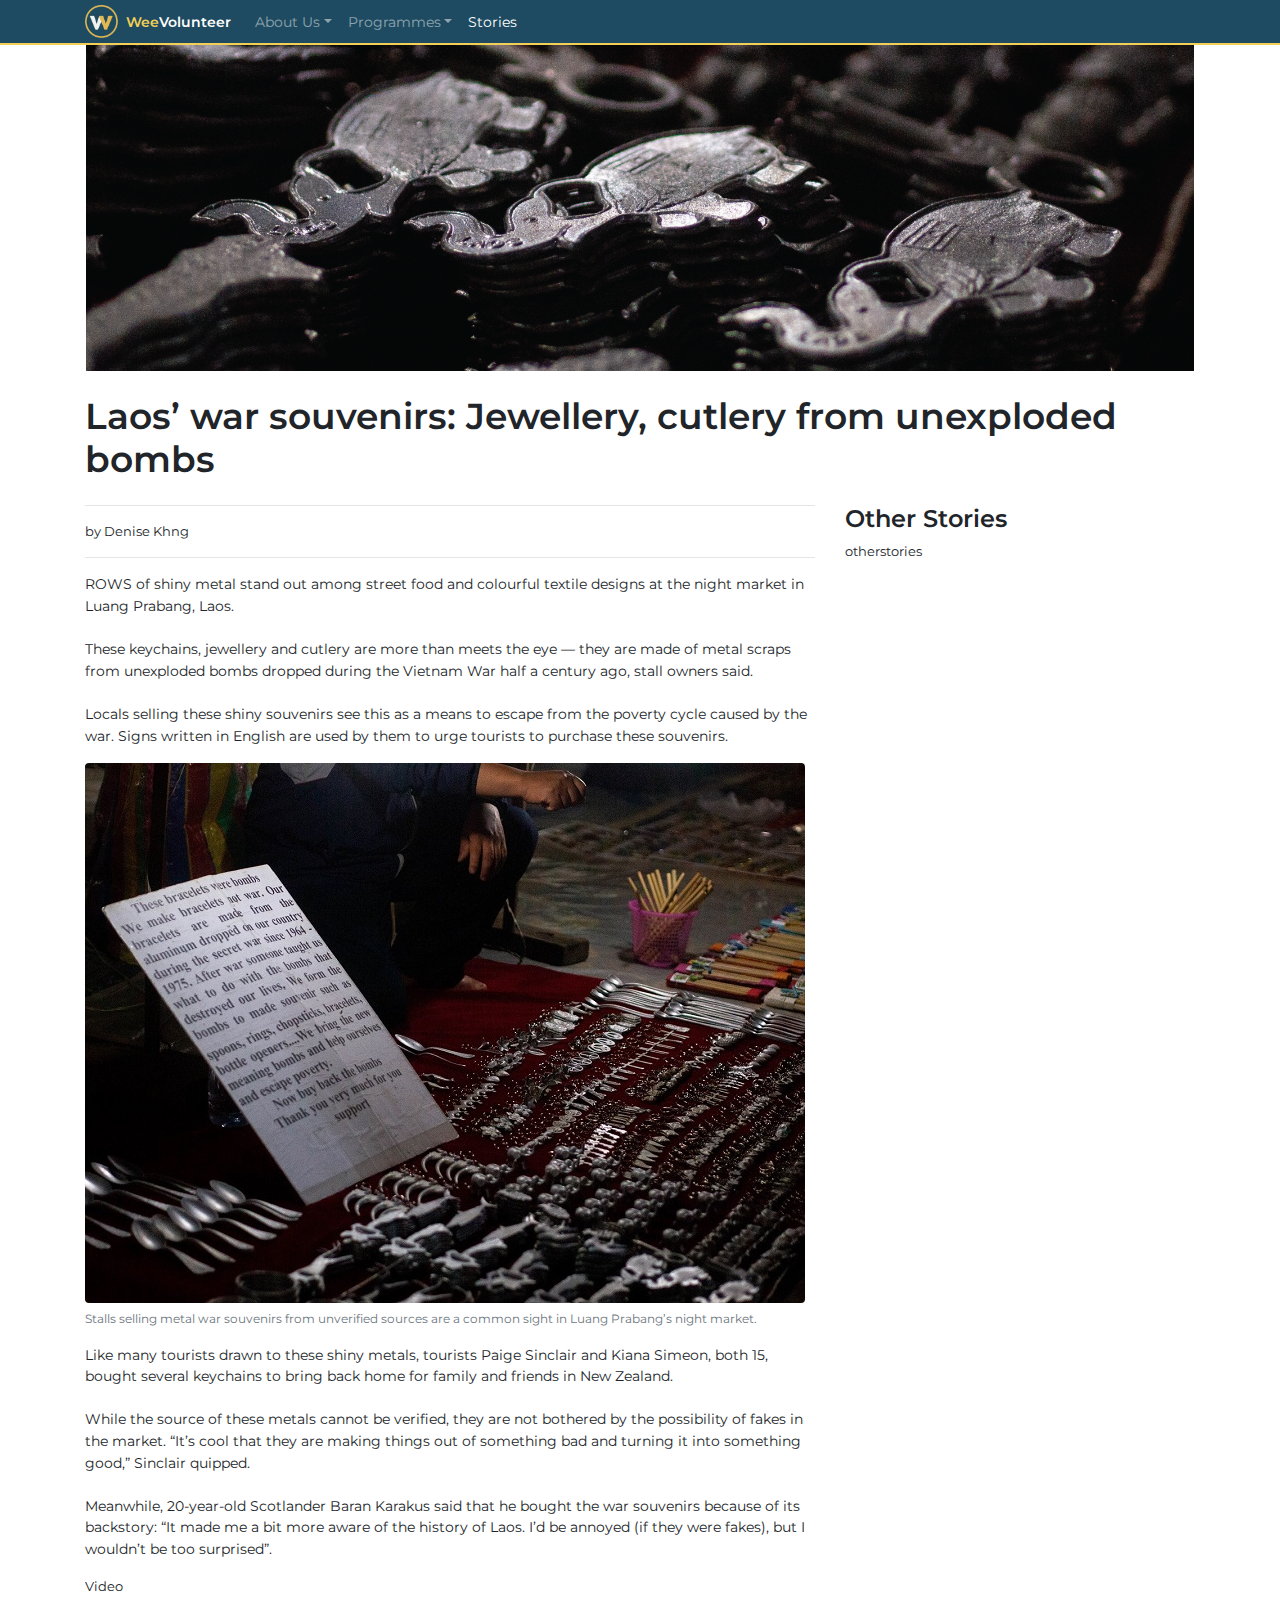
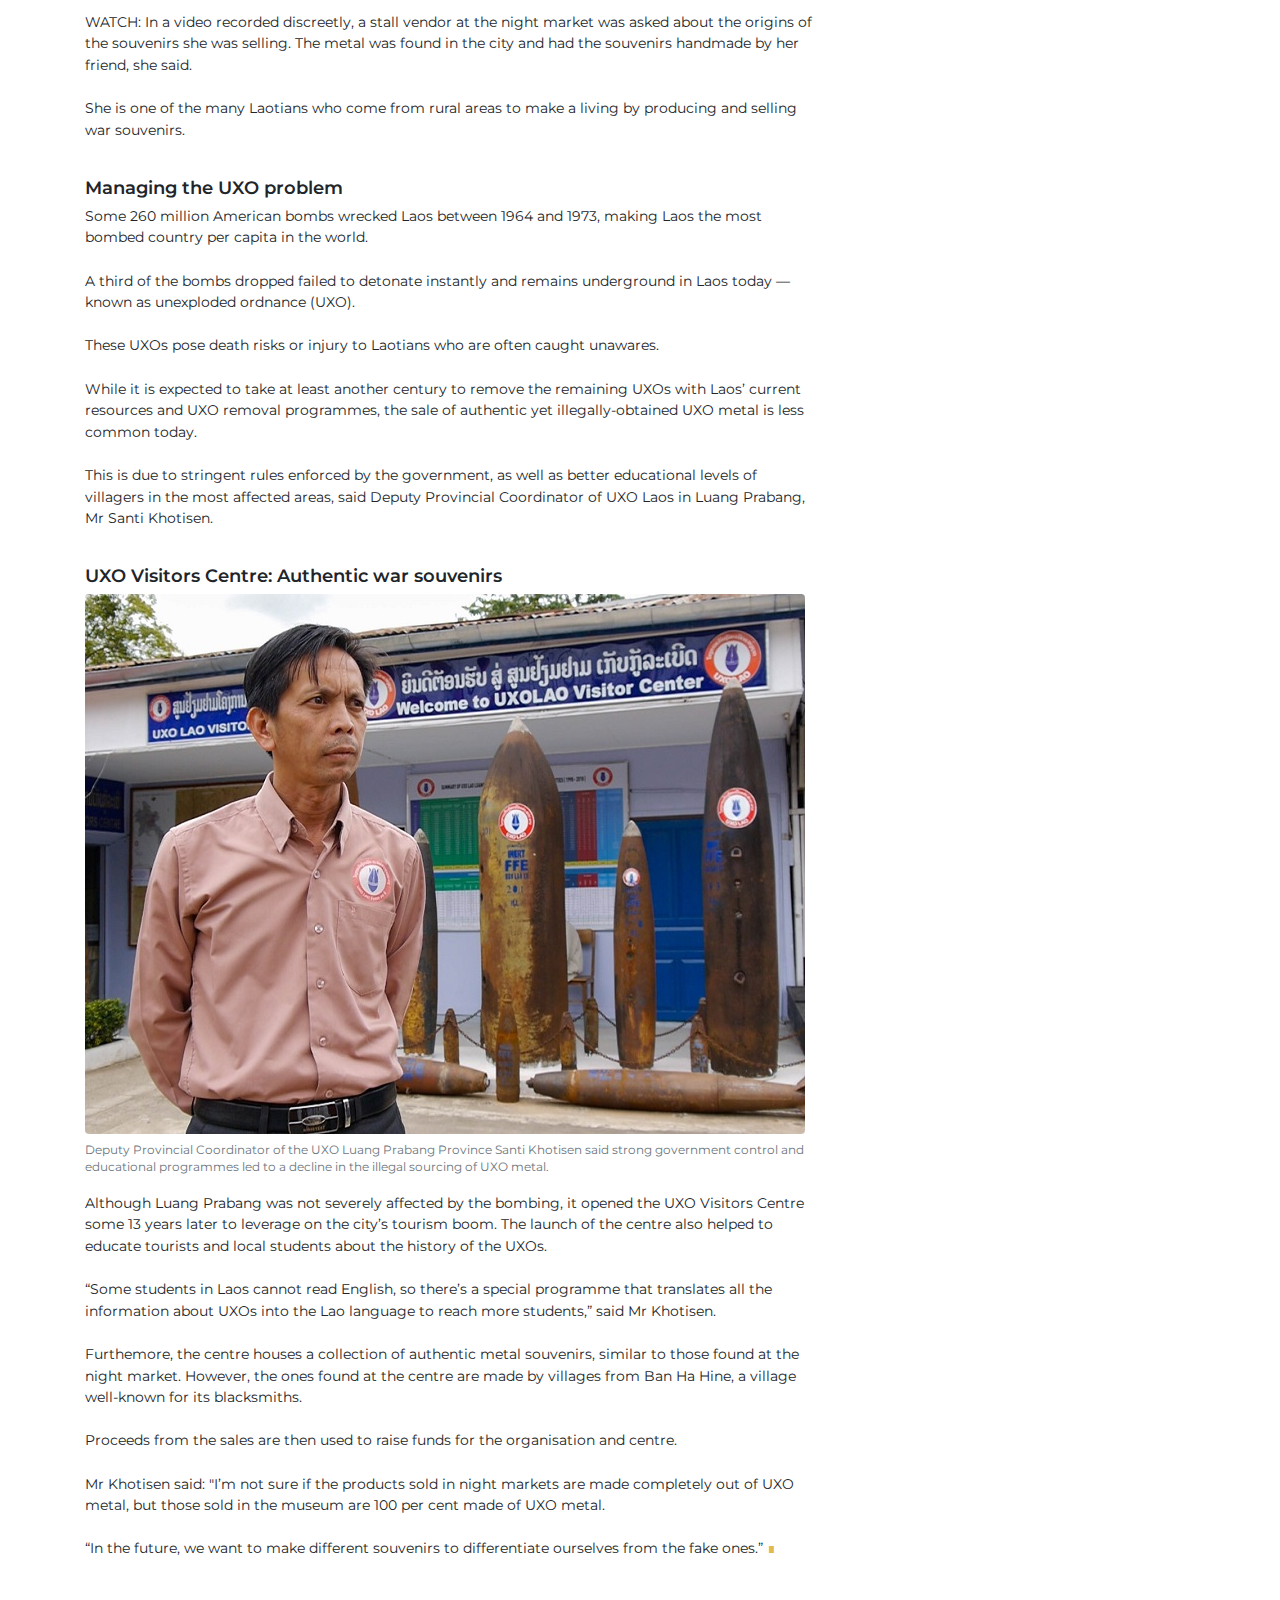
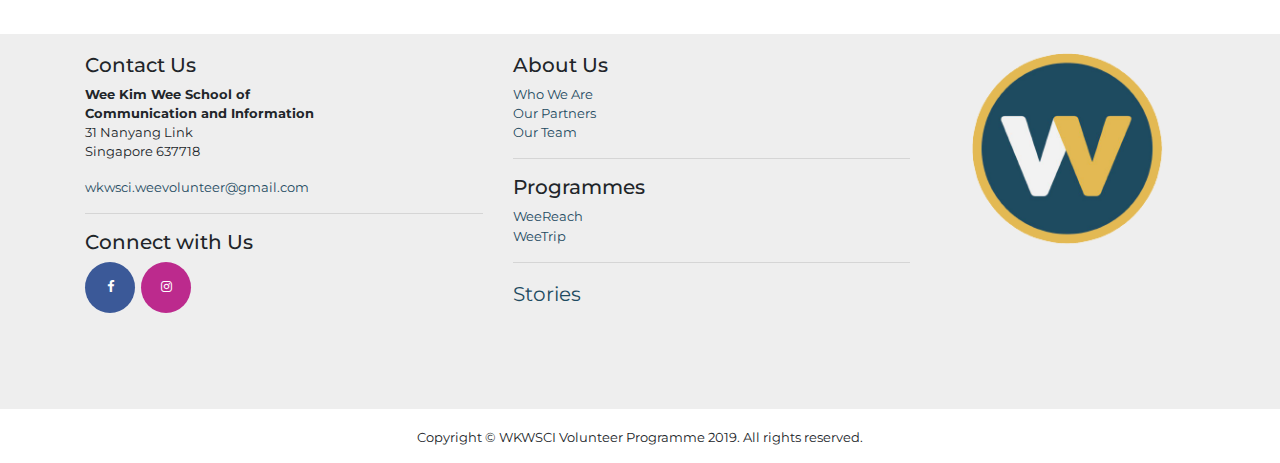
<file: stories/war-souvenirs.html>
<!DOCTYPE html>
<html lang="en"><!-- InstanceBegin template="/Templates/article.dwt" codeOutsideHTMLIsLocked="false" -->
  <head>
    <meta charset="utf-8">
    <meta http-equiv="X-UA-Compatible" content="IE=edge">
    <meta name="viewport" content="width=device-width, initial-scale=1">
    <!-- InstanceBeginEditable name="doctitle" -->
    <title>WeeVolunteer | Laos’ war souvenirs: Jewellery, cutlery from unexploded bombs</title>
    <!-- InstanceEndEditable -->
    <link rel="icon" type="image/png" href="../images/logo_16px.png">
    <link href="../css/bootstrap-4.0.0.css" rel="stylesheet">
    <link href="../css/custom.css" rel="stylesheet">
	<link href="https://fonts.googleapis.com/css?family=Montserrat:300,400,600" rel="stylesheet"> 
	<link href="https://cdnjs.cloudflare.com/ajax/libs/font-awesome/4.7.0/css/font-awesome.min.css" rel="stylesheet">
	<!-- InstanceBeginEditable name="preload" -->
    <!-- InstanceEndEditable -->
  </head>
  <body>
	<nav class="navbar navbar-expand-md navbar-dark fixed-top">
	  <div class="container">
	  <a class="navbar-brand" href="../index.html"><img src="../images/logo_200px.png" width="33" alt="WeeVolunteer"><span class="pl-2" style="font-size: 0.85rem; font-weight: 600"><span style="color: #f2cf56">Wee</span>Volunteer</span></a>
      <button class="navbar-toggler" type="button" data-toggle="collapse" data-target="#navbarSupportedContent" aria-controls="navbarSupportedContent" aria-expanded="false" aria-label="Toggle navigation">
      <span class="navbar-toggler-icon"></span>
      </button>
	<!-- InstanceBeginEditable name="navbar" -->
      <div class="collapse navbar-collapse" id="navbarSupportedContent">
        <ul class="navbar-nav mr-auto">
          <li class="nav-item dropdown">
            <a class="nav-link dropdown-toggle" href="../about-us.html" id="aboutUs" role="button" data-toggle="dropdown" aria-haspopup="true" aria-expanded="false">About Us</a>
            <div class="dropdown-menu" aria-labelledby="aboutUs">
              <a class="dropdown-item" href="../about-us.html">Who We Are</a>
              <a class="dropdown-item" href="../about-us.html#partners">Our Partners</a>
              <a class="dropdown-item" href="../about-us.html#team">Our Team</a>
            </div>
          </li>
          <li class="nav-item dropdown">
            <a class="nav-link dropdown-toggle" href="../programmes/weereach.html" id="programmes" role="button" data-toggle="dropdown" aria-haspopup="true" aria-expanded="false">Programmes</a>
            <div class="dropdown-menu" aria-labelledby="programmes">
              <a class="dropdown-item" href="../programmes/weereach.html">WeeReach</a>
              <a class="dropdown-item" href="../programmes/weetrip.html">WeeTrip</a>
            </div>
		  </li>
	      <li class="nav-item">
            <a class="nav-link active" href="../stories.html">Stories</a>
          </li>
        </ul>
      </div>
	  <!-- InstanceEndEditable -->
	  </div>
    </nav>
	
<div class="container pt-4 px-0 px-md-3"><!-- InstanceBeginEditable name="headerpic" -->
<picture class="d-block w-100">
  <source media="(min-width: 992px)" srcset="../images/stories/war-souvenirs/uxo-header.png">
  <source media="(min-width: 0px)" srcset="../images/stories/war-souvenirs/uxo-header-960w.png">
  <img src="../images/stories/war-souvenirs/uxo-header.png" alt="Laos’ war souvenirs: Jewellery, cutlery from unexploded bombs" style="width: 100%; height: auto;"> </picture>
<!-- InstanceEndEditable --></div>
  <div class="container">
	  <div class="row">
		  <div class="col-12 pt-4"><!-- InstanceBeginEditable name="title" -->
          <h1>Laos’ war souvenirs: Jewellery, cutlery from unexploded bombs</h1>
		  <!-- InstanceEndEditable --></div>
		  <div class="col-12 col-lg-8">
		    <article>
				  <hr>
				  <!-- InstanceBeginEditable name="byline" -->
                  <byline>by Denise Khng</byline>
				  <!-- InstanceEndEditable -->
				  <hr>
				  <!-- InstanceBeginEditable name="article" -->
				  <p>ROWS of shiny metal stand out among street food and colourful textile designs at the night market in Luang Prabang, Laos. 
					<br><br>These keychains, jewellery and cutlery are more than meets the eye — they are made of metal scraps from unexploded bombs dropped during the Vietnam War half a century ago, stall owners said.
					<br><br>Locals selling these shiny souvenirs see this as a means to escape from the poverty cycle caused by the war. Signs written in English are used by them to urge tourists to purchase these souvenirs.
				  </p>
				  <figure class="figure">
				    <img src="../images/stories/war-souvenirs/uxo-1.jpg" class="figure-img img-fluid rounded" alt="Stalls selling metal war souvenirs from unverified sources are a common sight in Luang Prabang’s night market.">
				    <figcaption class="figure-caption">Stalls selling metal war souvenirs from unverified sources are a common sight in Luang Prabang’s night market.</figcaption>
				  </figure>
				  <p>
					Like many tourists drawn to these shiny metals, tourists Paige Sinclair and Kiana Simeon, both 15, bought several keychains to bring back home for family and friends in New Zealand.
					<br><br>While the source of these metals cannot be verified, they are not bothered by the possibility of fakes in the market.
					“It’s cool that they are making things out of something bad and turning it into something good,” Sinclair quipped.
					<br><br>Meanwhile, 20-year-old Scotlander Baran Karakus said that he bought the war souvenirs because of its backstory: “It made me a bit more aware of the history of Laos. I’d be annoyed (if they were fakes), but I wouldn’t be too surprised”. 
				  </p>
				  <figure>
					  Video
				  </figure>
				  <p>
					WATCH: In a video recorded discreetly, a stall vendor at the night market was asked about the origins of the souvenirs she was selling. The metal was found in the city and had the souvenirs handmade by her friend, she said. 

					<br><br>She is one of the many Laotians who come from rural areas to make a living by producing and selling war souvenirs. 
				  </p>
				  <br><h5>Managing the UXO problem</h5>
				  <p>
					Some 260 million American bombs wrecked Laos between 1964 and 1973, making Laos the most bombed country per capita in the world.
					<br><br>A third of the bombs dropped failed to detonate instantly and remains underground in Laos today — known as unexploded ordnance (UXO). 
					<br><br>These UXOs pose death risks or injury to Laotians who are often caught unawares. 
					<br><br>While it is expected to take at least another century to remove the remaining UXOs with Laos’ current resources and UXO removal programmes, the sale of authentic yet illegally-obtained UXO metal is less common today.
					<br><br>This is due to stringent rules enforced by the government, as well as better educational levels of villagers in the most affected areas, said Deputy Provincial Coordinator of UXO Laos in Luang Prabang, Mr Santi Khotisen.
				  </p>
				  <br><h5>UXO Visitors Centre: Authentic war souvenirs</h5> 
				  <figure class="figure">
				    <img src="../images/stories/war-souvenirs/uxo-2.jpg" class="figure-img img-fluid rounded" alt="Deputy Provincial Coordinator of the UXO Luang Prabang Province Santi Khotisen said strong government control and educational programmes led to a decline in the illegal sourcing of UXO metal.">
				    <figcaption class="figure-caption">Deputy Provincial Coordinator of the UXO Luang Prabang Province Santi Khotisen said strong government control and educational programmes led to a decline in the illegal sourcing of UXO metal.</figcaption>
				  </figure>
				  <p>
					Although Luang Prabang was not severely affected by the bombing, it opened the UXO Visitors Centre some 13 years later to leverage on the city’s tourism boom. The launch of the centre also helped to educate tourists and local students about the history of the UXOs.
					<br><br>“Some students in Laos cannot read English, so there’s a special programme that translates all the information about UXOs into the Lao language to reach more students,” said Mr Khotisen.
					<br><br>Furthemore, the centre houses a collection of authentic metal souvenirs, similar to those found at the night market. However, the ones found at the centre are made by villages from Ban Ha Hine, a village well-known for its blacksmiths. 
					<br><br>Proceeds from the sales are then used to raise funds for the organisation and centre.
					<br><br>Mr Khotisen said: "I’m not sure if the products sold in night markets are made completely out of UXO metal, but those sold in the museum are 100 per cent made of UXO metal.
					<br><br>“In the future, we want to make different souvenirs to differentiate ourselves from the fake ones.” <span style="color: #E3B953">&#8718;</span>
				  </p>
<!-- InstanceEndEditable -->
			  </article>
		  </div>
	    <div class="col-12 col-lg-4 pt-3">
		  <h3>Other Stories</h3>
			  <!-- InstanceBeginEditable name="otherstories" -->otherstories<!-- InstanceEndEditable -->
		  </div>
    </div>
  </div>

	<br><br><br>
	<div style="background-color: #EEEEEE">
	  <br>
		<div class="container">
		  <div class="row">
			<div class="col-md-9 col-12">
			  <div class="row">
				<div class="col-md-6 col-12">
				  <h4>Contact Us</h4>
				  <address><strong>Wee Kim Wee School of <br>Communication and Information</strong>
					<br>31 Nanyang Link
					<br>Singapore 637718
					<br>
				  </address>
				  <address>
					<a href="mailto:wkwsci.weevolunteer@gmail.com">wkwsci.weevolunteer@gmail.com</a>
				  </address>
				  <hr>
				  <h4>Connect with Us</h4>
					<a href="https://www.facebook.com/wkwvolunteer/" class="fa fa-facebook"></a>&nbsp;
					<a href="https://instagram.com/wkwvolunteer/" class="fa fa-instagram"></a>
				  <hr class="d-block d-md-none">
				</div>
				<div class="col-md-6 col-12" id="footernav">
				  <h4>About Us</h4>
					<a href="../about-us.html">Who We Are</a>
					<br><a href="../about-us.html#partners">Our Partners</a>
					<br><a href="../about-us.html#team">Our Team</a>
				  <hr>
				  <h4>Programmes</h4>
					<a href="../programmes/weereach.html">WeeReach</a>
					<br><a href="../programmes/weetrip.html">WeeTrip</a>
				  <hr>
				  <a id="footer" href="../stories.html">Stories</a>
				</div>
			  </div>
			</div>
			<div class="col-md-3 d-none d-md-block mt-md-0 mt-2">
			  <div align="center">
				<img src="../images/logo_200px.png" width="75%" alt="WeeVolunteer">
			  </div>
			</div>
		  </div>
		</div><br>
		<div class="d-none d-md-block">
		  <br><br><br><br>
		</div>
	  </div>
    <footer class="text-center">
      <div class="container">
        <div class="row">
          <div class="col-12">
              <br>
			  <p>Copyright © WKWSCI Volunteer Programme 2019. All rights reserved.</p>
          </div>
        </div>
      </div>
    </footer>
    <!-- jQuery (necessary for Bootstrap's JavaScript plugins) -->
    <script src="../js/jquery-3.2.1.min.js"></script>
    <!-- Include all compiled plugins (below), or include individual files as needed -->
    <script src="../js/popper.min.js"></script>
    <script src="../js/bootstrap-4.0.0.js"></script>
</body>
<!-- InstanceEnd --></html>
</file>
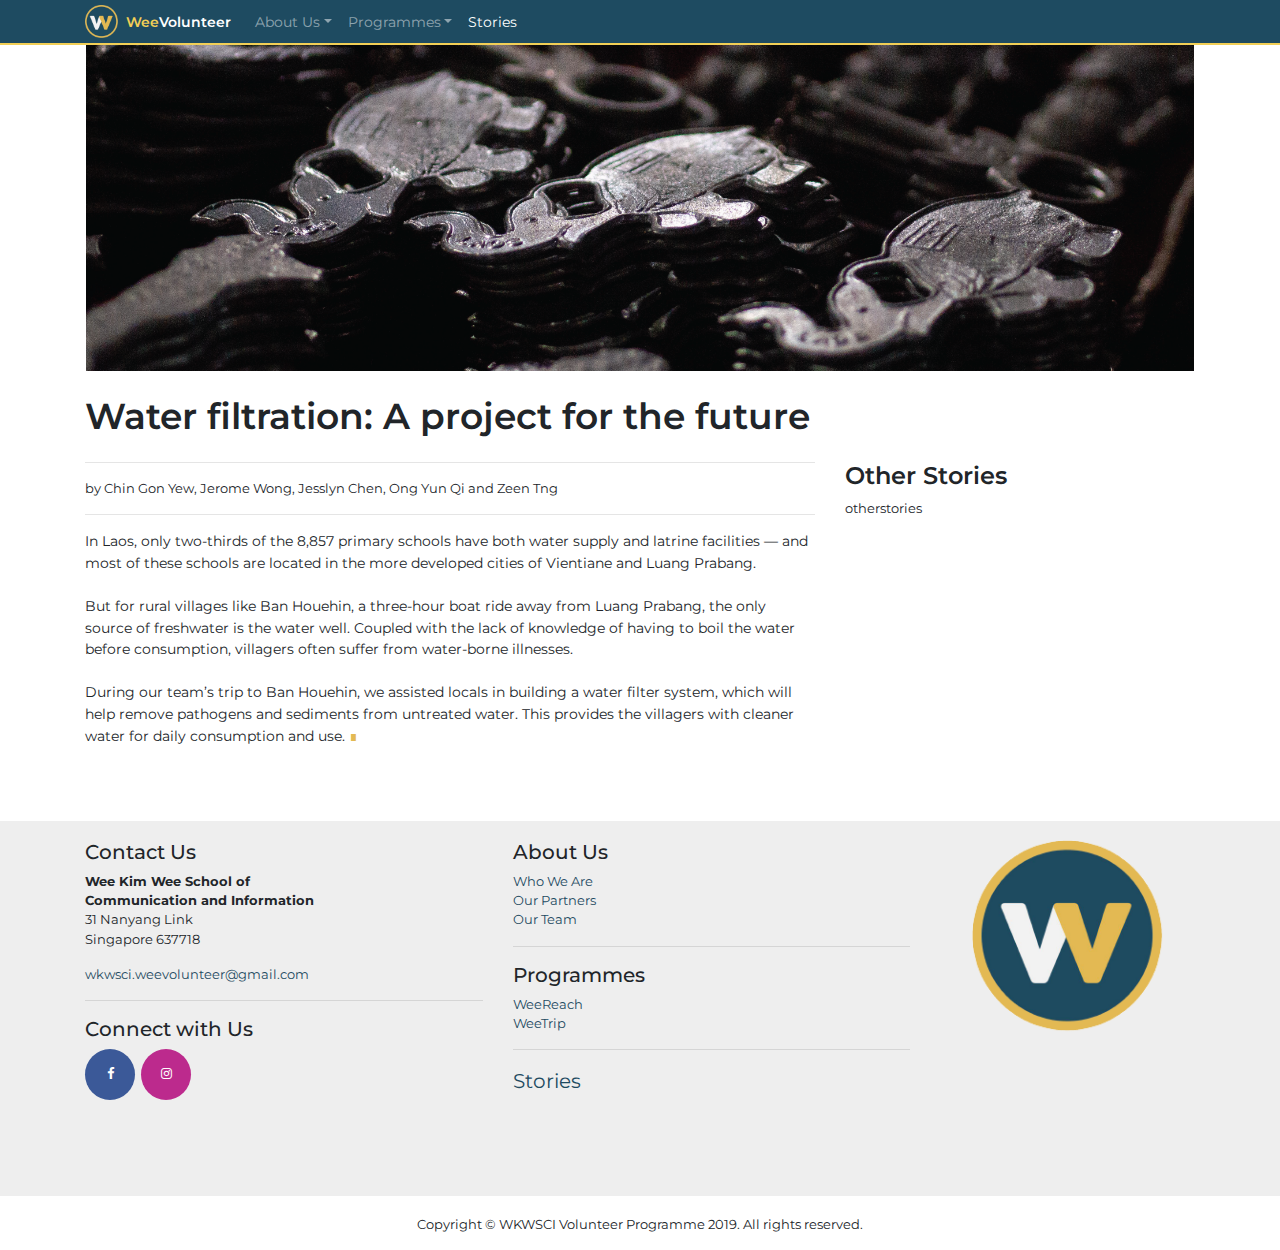
<file: stories/water-filtration.html>
<!DOCTYPE html>
<html lang="en"><!-- InstanceBegin template="/Templates/article.dwt" codeOutsideHTMLIsLocked="false" -->
  <head>
    <meta charset="utf-8">
    <meta http-equiv="X-UA-Compatible" content="IE=edge">
    <meta name="viewport" content="width=device-width, initial-scale=1">
    <!-- InstanceBeginEditable name="doctitle" -->
    <title>WeeVolunteer | Water filtration: A project for the future</title>
    <!-- InstanceEndEditable -->
    <link rel="icon" type="image/png" href="../images/logo_16px.png">
    <link href="../css/bootstrap-4.0.0.css" rel="stylesheet">
    <link href="../css/custom.css" rel="stylesheet">
	<link href="https://fonts.googleapis.com/css?family=Montserrat:300,400,600" rel="stylesheet"> 
	<link href="https://cdnjs.cloudflare.com/ajax/libs/font-awesome/4.7.0/css/font-awesome.min.css" rel="stylesheet">
	<!-- InstanceBeginEditable name="preload" -->
    <!-- InstanceEndEditable -->
  </head>
  <body>
	<nav class="navbar navbar-expand-md navbar-dark fixed-top">
	  <div class="container">
	  <a class="navbar-brand" href="../index.html"><img src="../images/logo_200px.png" width="33" alt="WeeVolunteer"><span class="pl-2" style="font-size: 0.85rem; font-weight: 600"><span style="color: #f2cf56">Wee</span>Volunteer</span></a>
      <button class="navbar-toggler" type="button" data-toggle="collapse" data-target="#navbarSupportedContent" aria-controls="navbarSupportedContent" aria-expanded="false" aria-label="Toggle navigation">
      <span class="navbar-toggler-icon"></span>
      </button>
	<!-- InstanceBeginEditable name="navbar" -->
      <div class="collapse navbar-collapse" id="navbarSupportedContent">
        <ul class="navbar-nav mr-auto">
          <li class="nav-item dropdown">
            <a class="nav-link dropdown-toggle" href="../about-us.html" id="aboutUs" role="button" data-toggle="dropdown" aria-haspopup="true" aria-expanded="false">About Us</a>
            <div class="dropdown-menu" aria-labelledby="aboutUs">
              <a class="dropdown-item" href="../about-us.html">Who We Are</a>
              <a class="dropdown-item" href="../about-us.html#partners">Our Partners</a>
              <a class="dropdown-item" href="../about-us.html#team">Our Team</a>
            </div>
          </li>
          <li class="nav-item dropdown">
            <a class="nav-link dropdown-toggle" href="../programmes/weereach.html" id="programmes" role="button" data-toggle="dropdown" aria-haspopup="true" aria-expanded="false">Programmes</a>
            <div class="dropdown-menu" aria-labelledby="programmes">
              <a class="dropdown-item" href="../programmes/weereach.html">WeeReach</a>
              <a class="dropdown-item" href="../programmes/weetrip.html">WeeTrip</a>
            </div>
		  </li>
	      <li class="nav-item">
            <a class="nav-link active" href="../stories.html">Stories</a>
          </li>
        </ul>
      </div>
	  <!-- InstanceEndEditable -->
	  </div>
    </nav>
	
<div class="container pt-4 px-0 px-md-3"><!-- InstanceBeginEditable name="headerpic" -->
<picture class="d-block w-100">
  <source media="(min-width: 992px)" srcset="../images/stories/war-souvenirs/uxo-header.png">
  <source media="(min-width: 0px)" srcset="../images/stories/war-souvenirs/uxo-header-960w.png">
  <img src="../images/stories/war-souvenirs/uxo-header.png" alt="Laos’ war souvenirs: Jewellery, cutlery from unexploded bombs" style="width: 100%; height: auto;"> </picture>
<!-- InstanceEndEditable --></div>
  <div class="container">
	  <div class="row">
		  <div class="col-12 pt-4"><!-- InstanceBeginEditable name="title" -->
          <h1>Water filtration: A project for the future</h1>
		  <!-- InstanceEndEditable --></div>
		  <div class="col-12 col-lg-8">
		    <article>
				  <hr>
				  <!-- InstanceBeginEditable name="byline" -->
                  <byline>by Chin Gon Yew, Jerome Wong, Jesslyn Chen, Ong Yun Qi and Zeen Tng</byline>
				  <!-- InstanceEndEditable -->
				  <hr>
				  <!-- InstanceBeginEditable name="article" -->
				  <p>In Laos, only two-thirds of the 8,857 primary schools have both water supply and latrine facilities — and most of these schools are located in the more developed cities of Vientiane and Luang Prabang. <br>
				  <br>
				  But for rural villages like Ban Houehin, a three-hour boat ride away from Luang Prabang, the only source of freshwater is the water well. Coupled with the lack of knowledge of having to boil the water before consumption, villagers often suffer from water-borne illnesses.<br>
				  <br>
				  During our team’s trip to Ban Houehin, we assisted locals in building a water filter system, which will help remove pathogens and sediments from untreated water. This provides the villagers with cleaner water for daily consumption and use. <span style="color: #E3B953">&#8718;</span> </p>
				  <!-- InstanceEndEditable -->
			  </article>
		  </div>
	    <div class="col-12 col-lg-4 pt-3">
		  <h3>Other Stories</h3>
			  <!-- InstanceBeginEditable name="otherstories" -->otherstories<!-- InstanceEndEditable -->
		  </div>
    </div>
  </div>

	<br><br><br>
	<div style="background-color: #EEEEEE">
	  <br>
		<div class="container">
		  <div class="row">
			<div class="col-md-9 col-12">
			  <div class="row">
				<div class="col-md-6 col-12">
				  <h4>Contact Us</h4>
				  <address><strong>Wee Kim Wee School of <br>Communication and Information</strong>
					<br>31 Nanyang Link
					<br>Singapore 637718
					<br>
				  </address>
				  <address>
					<a href="mailto:wkwsci.weevolunteer@gmail.com">wkwsci.weevolunteer@gmail.com</a>
				  </address>
				  <hr>
				  <h4>Connect with Us</h4>
					<a href="https://www.facebook.com/wkwvolunteer/" class="fa fa-facebook"></a>&nbsp;
					<a href="https://instagram.com/wkwvolunteer/" class="fa fa-instagram"></a>
				  <hr class="d-block d-md-none">
				</div>
				<div class="col-md-6 col-12" id="footernav">
				  <h4>About Us</h4>
					<a href="../about-us.html">Who We Are</a>
					<br><a href="../about-us.html#partners">Our Partners</a>
					<br><a href="../about-us.html#team">Our Team</a>
				  <hr>
				  <h4>Programmes</h4>
					<a href="../programmes/weereach.html">WeeReach</a>
					<br><a href="../programmes/weetrip.html">WeeTrip</a>
				  <hr>
				  <a id="footer" href="../stories.html">Stories</a>
				</div>
			  </div>
			</div>
			<div class="col-md-3 d-none d-md-block mt-md-0 mt-2">
			  <div align="center">
				<img src="../images/logo_200px.png" width="75%" alt="WeeVolunteer">
			  </div>
			</div>
		  </div>
		</div><br>
		<div class="d-none d-md-block">
		  <br><br><br><br>
		</div>
	  </div>
    <footer class="text-center">
      <div class="container">
        <div class="row">
          <div class="col-12">
              <br>
			  <p>Copyright © WKWSCI Volunteer Programme 2019. All rights reserved.</p>
          </div>
        </div>
      </div>
    </footer>
    <!-- jQuery (necessary for Bootstrap's JavaScript plugins) -->
    <script src="../js/jquery-3.2.1.min.js"></script>
    <!-- Include all compiled plugins (below), or include individual files as needed -->
    <script src="../js/popper.min.js"></script>
    <script src="../js/bootstrap-4.0.0.js"></script>
</body>
<!-- InstanceEnd --></html>
</file>
<file: css/custom.css>
@charset "utf-8";
/* CSS Document */

html, body {
  font-family: montserrat;
}

body {
  font-size: 0.8rem;
}

.col-0 {
  -webkit-box-flex: 0;
  -ms-flex: 0 0 4.166666%;
  flex: 0 0 4.166666;
  max-width: 4.166666%;
}

.col-md-0 {
  -webkit-box-flex: 0;
  -ms-flex: 0 0 4.166666%;
  flex: 0 0 4.166666;
  max-width: 4.166666%;
}

.dropdown-item.active, .dropdown-item:active {
  color: #fff;
  text-decoration: none;
  background-color: #1e4b61;
}

#weevo {
  font-weight: 600;
}

.nav-link {
  font-weight: 400;
  font-size: 0.9rem;
  margin-bottom: -2px
}

.navbar {
  padding: 0rem 1rem;
  border-bottom: 2px solid #f2cf56;
  background-color: #1E4B61;
}

h1, h2, h3, h4, h5, h6,
.h1, .h2, .h3, .h4, .h5, .h6 {
  font-weight: 400;
}

h1, .h1 {
  font-size: 2.25rem;
  font-weight: 600;
}

h2, .h2 {
  font-size: 1.75rem;
  font-weight: 600;
}

h3, .h3 {
  font-size: 1.5rem;
  font-weight: 600;
}

h4, .h4 {
  font-size: 1.25rem;
  font-weight: 500;
}

h5, .h5 {
  font-size: 1.1rem;
  font-weight: 600;
}

a {
  color: #1e4b61;
}

.btn-primary {
  background-color: #1e4b61;
  border-color: #1e4b61;
}

article p {
	font-size: .9rem;
}

#footer {
  font-size: 1.25rem;
}

.fa {
  padding: 19px;
  font-size: 30px;
  width: 50px;
  text-align: center;
  text-decoration: none;
  border-radius: 50%;
}

.fa:hover {
  opacity: 0.7;
  text-decoration: none;
  color: white;
}

.fa-facebook {
  background: #3B5998;
  color: white;
}

.fa-instagram {
  background: #bc2a8d;
  color: white;
}
</file>
